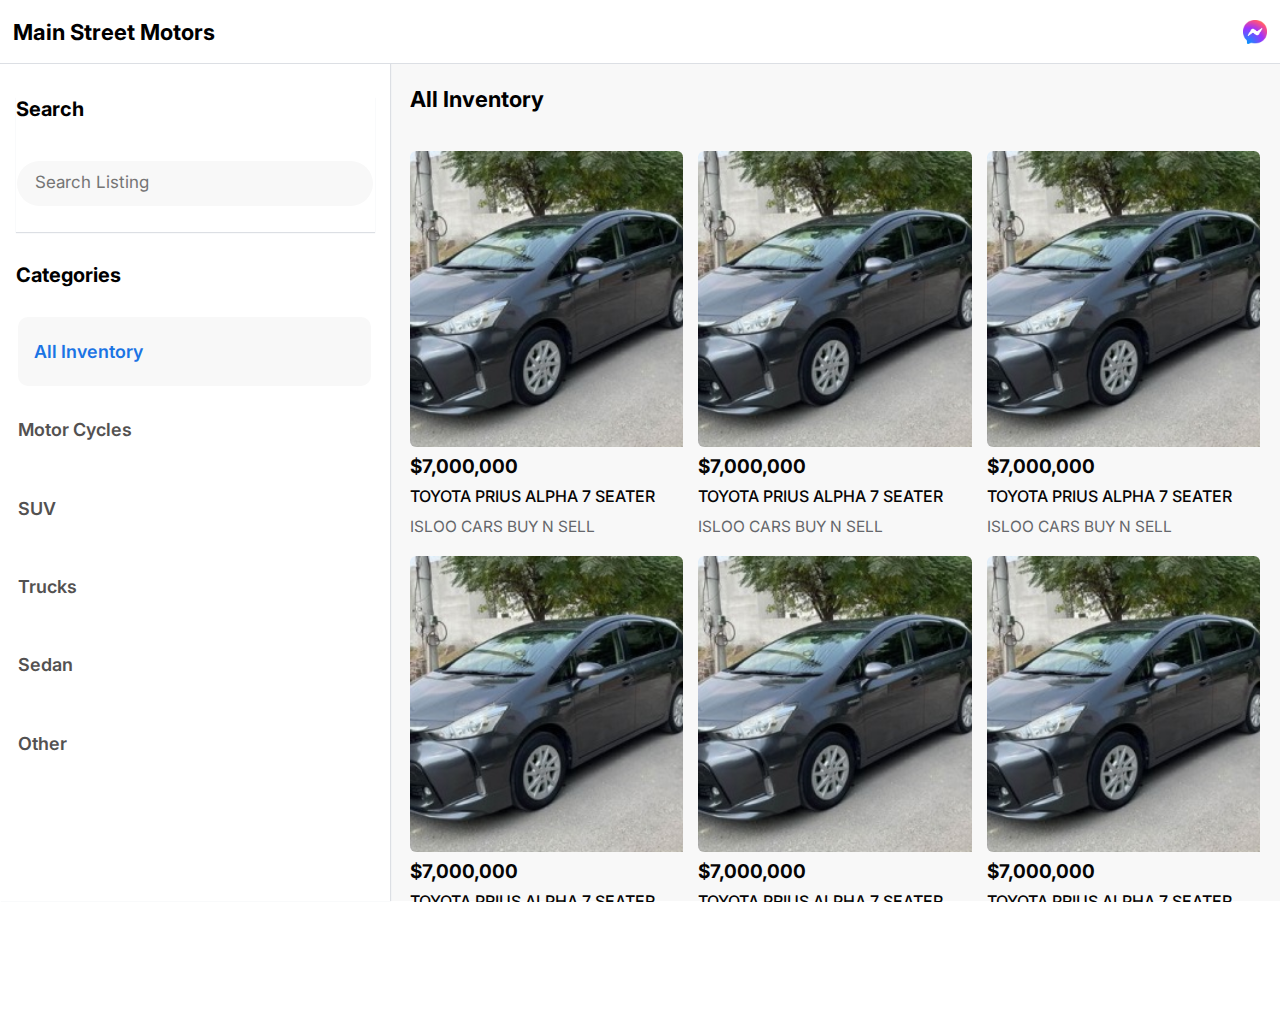
<file: index.html>
<!DOCTYPE html>
<html lang="en">

<head>
    <meta charset="UTF-8">
    <meta name="viewport" content="width=device-width, initial-scale=1.0">

    <link rel="preconnect" href="https://fonts.googleapis.com">
    <link rel="preconnect" href="https://fonts.gstatic.com" crossorigin>
    <link
        href="https://fonts.googleapis.com/css2?family=Inter:wght@100..900&family=Mulish:ital,wght@0,200..1000;1,200..1000&family=PT+Sans:ital,wght@0,400;0,700;1,400;1,700&family=Secular+One&display=swap"
        rel="stylesheet">


    <link rel="stylesheet" href="https://cdnjs.cloudflare.com/ajax/libs/font-awesome/6.5.1/css/all.min.css"
        integrity="sha512-DTOQO9RWCH3ppGqcWaEA1BIZOC6xxalwEsw9c2QQeAIftl+Vegovlnee1c9QX4TctnWMn13TZye+giMm8e2LwA=="
        crossorigin="anonymous" referrerpolicy="no-referrer" />
    <link rel="shortcut icon" href="./assests/Fav.jpg" type="image/x-icon">
    <link rel="stylesheet" href="style.css">
    <link rel="stylesheet" href="mobilescreen.css">
    <title>Main Street Motors</title>
</head>

<body>

    <!-- HEADER STARTS HERE -->

    <header>
        <div class="headerAlign">
            <div class="LogoCont">
                <h1>Main Street Motors</h1>
            </div>
            <!--  -->
            <div class="LogoContact">
                <a href=""><img src="./assests/images.jpeg" alt=""></a>
            </div>
        </div>
    </header>

    <!-- HEADER ENDS HERE -->

    <div class="heroCont">
        <aside class="HeroAside">
            <div class="HeroAsideAlign">
                <div class="AsideCont1">
                    <label for="SEARCH">Search</label><br>
                    <div class="SearchDiv">
                        <i class="fa-solid fa-magnifying-glass"></i>
                        <input type="search" name="SEARCH" id="searchInput" placeholder="Search Listing">
                    </div>
                </div>
                <div class="AsideCont2">
                    <h1 class="AsideCont2Heading">Categories</h1>
                    <ul id="myList" class="CartsNavList">
                        <li class="nav1 blue" data-target="contentAllInventory">All Inventory</li>
                        <li class="nav2 " data-target="contentMotorcycles">Motor Cycles</li>
                        <li class="nav3 " data-target="contentSUV">SUV</li>
                        <li class="nav4 " data-target="contentTrucks">Trucks</li>
                        <li class="nav5 " data-target="contentSedan">Sedan</li>
                        <li class="nav6 " data-target="contentOther">Other</li>
                    </ul>
                </div>
            </div>
        </aside>
        <main class="HeroMain">
            <div class="HeroMainAlign">
                <div id="contentAllInventory" class="contentAllInventory content active">
                    <h1 class="ContentInventoryHeading">All Inventory</h1>

                    <div class="ContentInventoryCarts">

                        <div class="InventoryGridItems">
                            <div class="cartsImg">
                                <a href="./descriptionpage-ALLInventory.html"><img src="./assests/cartsImg1.jpg" alt=""></a>
                            </div>
                            <div class="cartsText">
                                <h1>$7,000,000</h1>
                                <h2>TOYOTA PRIUS ALPHA 7 SEATER</h2>
                                <p>ISLOO CARS BUY N SELL</p>
                            </div>
                        </div>
                        <div class="InventoryGridItems">
                            <div class="cartsImg">
                                <a href="./descriptionpage-ALLInventory.html"><img src="./assests/cartsImg1.jpg" alt=""></a>
                            </div>
                            <div class="cartsText">
                                <h1>$7,000,000</h1>
                                <h2>TOYOTA PRIUS ALPHA 7 SEATER</h2>
                                <p>ISLOO CARS BUY N SELL</p>
                            </div>
                        </div>
                        <div class="InventoryGridItems">
                            <div class="cartsImg">
                                <a href="./descriptionpage-ALLInventory.html"><img src="./assests/cartsImg1.jpg" alt=""></a>
                            </div>
                            <div class="cartsText">
                                <h1>$7,000,000</h1>
                                <h2>TOYOTA PRIUS ALPHA 7 SEATER</h2>
                                <p>ISLOO CARS BUY N SELL</p>
                            </div>
                        </div>
                        <div class="InventoryGridItems">
                            <div class="cartsImg">
                                <a href="./descriptionpage-ALLInventory.html"><img src="./assests/cartsImg1.jpg" alt=""></a>
                            </div>
                            <div class="cartsText">
                                <h1>$7,000,000</h1>
                                <h2>TOYOTA PRIUS ALPHA 7 SEATER</h2>
                                <p>ISLOO CARS BUY N SELL</p>
                            </div>
                        </div>
                        <div class="InventoryGridItems">
                            <div class="cartsImg">
                                <a href="./descriptionpage-ALLInventory.html"><img src="./assests/cartsImg1.jpg" alt=""></a>
                            </div>
                            <div class="cartsText">
                                <h1>$7,000,000</h1>
                                <h2>TOYOTA PRIUS ALPHA 7 SEATER</h2>
                                <p>ISLOO CARS BUY N SELL</p>
                            </div>
                        </div>
                        <div class="InventoryGridItems">
                            <div class="cartsImg">
                                <a href="./descriptionpage-ALLInventory.html"><img src="./assests/cartsImg1.jpg" alt=""></a>
                            </div>
                            <div class="cartsText">
                                <h1>$7,000,000</h1>
                                <h2>TOYOTA PRIUS ALPHA 7 SEATER</h2>
                                <p>ISLOO CARS BUY N SELL</p>
                            </div>
                        </div>
                        <div class="InventoryGridItems">
                            <div class="cartsImg">
                                <a href="./descriptionpage-ALLInventory.html"><img src="./assests/cartsImg1.jpg" alt=""></a>
                            </div>
                            <div class="cartsText">
                                <h1>$7,000,000</h1>
                                <h2>TOYOTA PRIUS ALPHA 7 SEATER</h2>
                                <p>ISLOO CARS BUY N SELL</p>
                            </div>
                        </div>
                        <div class="InventoryGridItems">
                            <div class="cartsImg">
                                <a href="./descriptionpage-ALLInventory.html"><img src="./assests/cartsImg1.jpg" alt=""></a>
                            </div>
                            <div class="cartsText">
                                <h1>$7,000,000</h1>
                                <h2>TOYOTA PRIUS ALPHA 7 SEATER</h2>
                                <p>ISLOO CARS BUY N SELL</p>
                            </div>
                        </div>
                        <div class="InventoryGridItems">
                            <div class="cartsImg">
                                <a href="./descriptionpage-ALLInventory.html"><img src="./assests/cartsImg1.jpg" alt=""></a>
                            </div>
                            <div class="cartsText">
                                <h1>$7,000,000</h1>
                                <h2>TOYOTA PRIUS ALPHA 7 SEATER</h2>
                                <p>ISLOO CARS BUY N SELL</p>
                            </div>
                        </div>
                        <div class="InventoryGridItems">
                            <div class="cartsImg">
                                <a href="./descriptionpage-ALLInventory.html"><img src="./assests/cartsImg1.jpg" alt=""></a>
                            </div>
                            <div class="cartsText">
                                <h1>$7,000,000</h1>
                                <h2>TOYOTA PRIUS ALPHA 7 SEATER</h2>
                                <p>ISLOO CARS BUY N SELL</p>
                            </div>
                        </div>
                        <div class="InventoryGridItems">
                            <div class="cartsImg">
                                <a href="./descriptionpage-ALLInventory.html"><img src="./assests/cartsImg1.jpg" alt=""></a>
                            </div>
                            <div class="cartsText">
                                <h1>$7,000,000</h1>
                                <h2>TOYOTA PRIUS ALPHA 7 SEATER</h2>
                                <p>ISLOO CARS BUY N SELL</p>
                            </div>
                        </div>
                        <div class="InventoryGridItems">
                            <div class="cartsImg">
                                <a href="./descriptionpage-ALLInventory.html"><img src="./assests/cartsImg1.jpg" alt=""></a>
                            </div>
                            <div class="cartsText">
                                <h1>$7,000,000</h1>
                                <h2>TOYOTA PRIUS ALPHA 7 SEATER</h2>
                                <p>ISLOO CARS BUY N SELL</p>
                            </div>
                        </div>
                    </div>
                </div>
                <div id="contentSUV" class="contentSUV content">
                    <h1 class="contentSUVHeading">SUV</h1>

                    <div class="contentSUVCarts">
                        <div class="SUVGridItems">
                            <div class="cartsImg">
                                <a href="./descriptionpage-SUV.html"><img src="./assests/cartsImg2.jpg" alt=""></a>
                            </div>
                            <div class="cartsText">
                                <h1>$12,000</h1>
                                <h2>2013 Toyota Prius</h2>
                                <p>Staten Island, NY <br> 49K miles</p>
                            </div>
                        </div>
                        <div class="SUVGridItems">
                            <div class="cartsImg">
                                <a href="./descriptionpage-SUV.html"><img src="./assests/cartsImg2.jpg" alt=""></a>
                            </div>
                            <div class="cartsText">
                                <h1>$12,000</h1>
                                <h2>2013 Toyota Prius</h2>
                                <p>Staten Island, NY <br> 49K miles</p>
                            </div>
                        </div>
                        <div class="SUVGridItems">
                            <div class="cartsImg">
                                <a href="./descriptionpage-SUV.html"><img src="./assests/cartsImg2.jpg" alt=""></a>
                            </div>
                            <div class="cartsText">
                                <h1>$12,000</h1>
                                <h2>2013 Toyota Prius</h2>
                                <p>Staten Island, NY <br> 49K miles</p>
                            </div>
                        </div>
                        <div class="SUVGridItems">
                            <div class="cartsImg">
                                <a href="./descriptionpage-SUV.html"><img src="./assests/cartsImg2.jpg" alt=""></a>
                            </div>
                            <div class="cartsText">
                                <h1>$12,000</h1>
                                <h2>2013 Toyota Prius</h2>
                                <p>Staten Island, NY <br> 49K miles</p>
                            </div>
                        </div>
                        <div class="SUVGridItems">
                            <div class="cartsImg">
                                <a href="./descriptionpage-SUV.html"><img src="./assests/cartsImg2.jpg" alt=""></a>
                            </div>
                            <div class="cartsText">
                                <h1>$12,000</h1>
                                <h2>2013 Toyota Prius</h2>
                                <p>Staten Island, NY <br> 49K miles</p>
                            </div>
                        </div>
                        <div class="SUVGridItems">
                            <div class="cartsImg">
                                <a href="./descriptionpage-SUV.html"><img src="./assests/cartsImg2.jpg" alt=""></a>
                            </div>
                            <div class="cartsText">
                                <h1>$12,000</h1>
                                <h2>2013 Toyota Prius</h2>
                                <p>Staten Island, NY <br> 49K miles</p>
                            </div>
                        </div>
                        <div class="SUVGridItems">
                            <div class="cartsImg">
                                <a href="./descriptionpage-SUV.html"><img src="./assests/cartsImg2.jpg" alt=""></a>
                            </div>
                            <div class="cartsText">
                                <h1>$12,000</h1>
                                <h2>2013 Toyota Prius</h2>
                                <p>Staten Island, NY <br> 49K miles</p>
                            </div>
                        </div>
                        <div class="SUVGridItems">
                            <div class="cartsImg">
                                <a href="./descriptionpage-SUV.html"><img src="./assests/cartsImg2.jpg" alt=""></a>
                            </div>
                            <div class="cartsText">
                                <h1>$12,000</h1>
                                <h2>2013 Toyota Prius</h2>
                                <p>Staten Island, NY <br> 49K miles</p>
                            </div>
                        </div>
                        <div class="SUVGridItems">
                            <div class="cartsImg">
                                <a href="./descriptionpage-SUV.html"><img src="./assests/cartsImg2.jpg" alt=""></a>
                            </div>
                            <div class="cartsText">
                                <h1>$12,000</h1>
                                <h2>2013 Toyota Prius</h2>
                                <p>Staten Island, NY <br> 49K miles</p>
                            </div>
                        </div>
                        <div class="SUVGridItems">
                            <div class="cartsImg">
                                <a href="./descriptionpage-SUV.html"><img src="./assests/cartsImg2.jpg" alt=""></a>
                            </div>
                            <div class="cartsText">
                                <h1>$12,000</h1>
                                <h2>2013 Toyota Prius</h2>
                                <p>Staten Island, NY <br> 49K miles</p>
                            </div>
                        </div>
                        <div class="SUVGridItems">
                            <div class="cartsImg">
                                <a href="./descriptionpage-SUV.html"><img src="./assests/cartsImg2.jpg" alt=""></a>
                            </div>
                            <div class="cartsText">
                                <h1>$12,000</h1>
                                <h2>2013 Toyota Prius</h2>
                                <p>Staten Island, NY <br> 49K miles</p>
                            </div>
                        </div>
                        <div class="SUVGridItems">
                            <div class="cartsImg">
                                <a href="./descriptionpage-SUV.html"><img src="./assests/cartsImg2.jpg" alt=""></a>
                            </div>
                            <div class="cartsText">
                                <h1>$12,000</h1>
                                <h2>2013 Toyota Prius</h2>
                                <p>Staten Island, NY <br> 49K miles</p>
                            </div>
                        </div>
                    </div>
                </div>
                <div id="contentMotorcycles" class="contentMotorcycles content">
                    <h1 class="contentMotorcyclesHeading">Motor Cycles</h1>

                    <div class="contentMotorcyclesCarts">
                        <div class="MotorcyclesGridItems">
                            <div class="cartsImg">
                                <a href="./descriptionpage-MotorCycles.html"><img src="./assests/cartsImg1.jpg" alt=""></a>
                            </div>
                            <div class="cartsText">
                                <h1>$7,000,000</h1>
                                <h2>TOYOTA PRIUS ALPHA 7 SEATER</h2>
                                <p>ISLOO CARS BUY N SELL</p>
                            </div>
                        </div>
                        <div class="MotorcyclesGridItems">
                            <div class="cartsImg">
                                <a href="./descriptionpage-MotorCycles.html"><img src="./assests/cartsImg1.jpg" alt=""></a>
                            </div>
                            <div class="cartsText">
                                <h1>$7,000,000</h1>
                                <h2>TOYOTA PRIUS ALPHA 7 SEATER</h2>
                                <p>ISLOO CARS BUY N SELL</p>
                            </div>
                        </div>
                        <div class="MotorcyclesGridItems">
                            <div class="cartsImg">
                                <a href="./descriptionpage-MotorCycles.html"><img src="./assests/cartsImg1.jpg" alt=""></a>
                            </div>
                            <div class="cartsText">
                                <h1>$7,000,000</h1>
                                <h2>TOYOTA PRIUS ALPHA 7 SEATER</h2>
                                <p>ISLOO CARS BUY N SELL</p>
                            </div>
                        </div>
                        <div class="MotorcyclesGridItems">
                            <div class="cartsImg">
                                <a href="./descriptionpage-MotorCycles.html"><img src="./assests/cartsImg1.jpg" alt=""></a>
                            </div>
                            <div class="cartsText">
                                <h1>$7,000,000</h1>
                                <h2>TOYOTA PRIUS ALPHA 7 SEATER</h2>
                                <p>ISLOO CARS BUY N SELL</p>
                            </div>
                        </div>
                        <div class="MotorcyclesGridItems">
                            <div class="cartsImg">
                                <a href="./descriptionpage-MotorCycles.html"><img src="./assests/cartsImg1.jpg" alt=""></a>
                            </div>
                            <div class="cartsText">
                                <h1>$7,000,000</h1>
                                <h2>TOYOTA PRIUS ALPHA 7 SEATER</h2>
                                <p>ISLOO CARS BUY N SELL</p>
                            </div>
                        </div>
                        <div class="MotorcyclesGridItems">
                            <div class="cartsImg">
                                <a href="./descriptionpage-MotorCycles.html"><img src="./assests/cartsImg1.jpg" alt=""></a>
                            </div>
                            <div class="cartsText">
                                <h1>$7,000,000</h1>
                                <h2>TOYOTA PRIUS ALPHA 7 SEATER</h2>
                                <p>ISLOO CARS BUY N SELL</p>
                            </div>
                        </div>
                        <div class="MotorcyclesGridItems">
                            <div class="cartsImg">
                                <a href="./descriptionpage-MotorCycles.html"><img src="./assests/cartsImg1.jpg" alt=""></a>
                            </div>
                            <div class="cartsText">
                                <h1>$7,000,000</h1>
                                <h2>TOYOTA PRIUS ALPHA 7 SEATER</h2>
                                <p>ISLOO CARS BUY N SELL</p>
                            </div>
                        </div>
                        <div class="MotorcyclesGridItems">
                            <div class="cartsImg">
                                <a href="./descriptionpage-MotorCycles.html"><img src="./assests/cartsImg1.jpg" alt=""></a>
                            </div>
                            <div class="cartsText">
                                <h1>$7,000,000</h1>
                                <h2>TOYOTA PRIUS ALPHA 7 SEATER</h2>
                                <p>ISLOO CARS BUY N SELL</p>
                            </div>
                        </div>
                        <div class="MotorcyclesGridItems">
                            <div class="cartsImg">
                                <a href="./descriptionpage-MotorCycles.html"><img src="./assests/cartsImg1.jpg" alt=""></a>
                            </div>
                            <div class="cartsText">
                                <h1>$7,000,000</h1>
                                <h2>TOYOTA PRIUS ALPHA 7 SEATER</h2>
                                <p>ISLOO CARS BUY N SELL</p>
                            </div>
                        </div>
                        <div class="MotorcyclesGridItems">
                            <div class="cartsImg">
                                <a href="./descriptionpage-MotorCycles.html"><img src="./assests/cartsImg1.jpg" alt=""></a>
                            </div>
                            <div class="cartsText">
                                <h1>$7,000,000</h1>
                                <h2>TOYOTA PRIUS ALPHA 7 SEATER</h2>
                                <p>ISLOO CARS BUY N SELL</p>
                            </div>
                        </div>
                        <div class="MotorcyclesGridItems">
                            <div class="cartsImg">
                                <a href="./descriptionpage-MotorCycles.html"><img src="./assests/cartsImg1.jpg" alt=""></a>
                            </div>
                            <div class="cartsText">
                                <h1>$7,000,000</h1>
                                <h2>TOYOTA PRIUS ALPHA 7 SEATER</h2>
                                <p>ISLOO CARS BUY N SELL</p>
                            </div>
                        </div>
                        <div class="MotorcyclesGridItems">
                            <div class="cartsImg">
                                <a href="./descriptionpage-MotorCycles.html"><img src="./assests/cartsImg1.jpg" alt=""></a>
                            </div>
                            <div class="cartsText">
                                <h1>$7,000,000</h1>
                                <h2>TOYOTA PRIUS ALPHA 7 SEATER</h2>
                                <p>ISLOO CARS BUY N SELL</p>
                            </div>
                        </div>
                    </div>
                </div>
                <div id="contentTrucks" class="contentTrucks content">
                    <h1 class="contentTrucksHeading">Trucks</h1>

                    <div class="contentTrucksCarts">
                        <div class="TrucksGridItems">
                            <div class="cartsImg">
                                <a href="./descriptionpage-Trucks.html"><img src="./assests/cartsImg1.jpg" alt=""></a>
                            </div>
                            <div class="cartsText">
                                <h1>$7,000,000</h1>
                                <h2>TOYOTA PRIUS ALPHA 7 SEATER</h2>
                                <p>ISLOO CARS BUY N SELL</p>
                            </div>
                        </div>
                        <div class="TrucksGridItems">
                            <div class="cartsImg">
                                <a href="./descriptionpage-Trucks.html"><img src="./assests/cartsImg1.jpg" alt=""></a>
                            </div>
                            <div class="cartsText">
                                <h1>$7,000,000</h1>
                                <h2>TOYOTA PRIUS ALPHA 7 SEATER</h2>
                                <p>ISLOO CARS BUY N SELL</p>
                            </div>
                        </div>
                        <div class="TrucksGridItems">
                            <div class="cartsImg">
                                <a href="./descriptionpage-Trucks.html"><img src="./assests/cartsImg1.jpg" alt=""></a>
                            </div>
                            <div class="cartsText">
                                <h1>$7,000,000</h1>
                                <h2>TOYOTA PRIUS ALPHA 7 SEATER</h2>
                                <p>ISLOO CARS BUY N SELL</p>
                            </div>
                        </div>
                        <div class="TrucksGridItems">
                            <div class="cartsImg">
                                <a href="./descriptionpage-Trucks.html"><img src="./assests/cartsImg1.jpg" alt=""></a>
                            </div>
                            <div class="cartsText">
                                <h1>$7,000,000</h1>
                                <h2>TOYOTA PRIUS ALPHA 7 SEATER</h2>
                                <p>ISLOO CARS BUY N SELL</p>
                            </div>
                        </div>
                        <div class="TrucksGridItems">
                            <div class="cartsImg">
                                <a href="./descriptionpage-Trucks.html"><img src="./assests/cartsImg1.jpg" alt=""></a>
                            </div>
                            <div class="cartsText">
                                <h1>$7,000,000</h1>
                                <h2>TOYOTA PRIUS ALPHA 7 SEATER</h2>
                                <p>ISLOO CARS BUY N SELL</p>
                            </div>
                        </div>
                        <div class="TrucksGridItems">
                            <div class="cartsImg">
                                <a href="./descriptionpage-Trucks.html"><img src="./assests/cartsImg1.jpg" alt=""></a>
                            </div>
                            <div class="cartsText">
                                <h1>$7,000,000</h1>
                                <h2>TOYOTA PRIUS ALPHA 7 SEATER</h2>
                                <p>ISLOO CARS BUY N SELL</p>
                            </div>
                        </div>
                        <div class="TrucksGridItems">
                            <div class="cartsImg">
                                <a href="./descriptionpage-Trucks.html"><img src="./assests/cartsImg1.jpg" alt=""></a>
                            </div>
                            <div class="cartsText">
                                <h1>$7,000,000</h1>
                                <h2>TOYOTA PRIUS ALPHA 7 SEATER</h2>
                                <p>ISLOO CARS BUY N SELL</p>
                            </div>
                        </div>
                        <div class="TrucksGridItems">
                            <div class="cartsImg">
                                <a href="./descriptionpage-Trucks.html"><img src="./assests/cartsImg1.jpg" alt=""></a>
                            </div>
                            <div class="cartsText">
                                <h1>$7,000,000</h1>
                                <h2>TOYOTA PRIUS ALPHA 7 SEATER</h2>
                                <p>ISLOO CARS BUY N SELL</p>
                            </div>
                        </div>
                        <div class="TrucksGridItems">
                            <div class="cartsImg">
                                <a href="./descriptionpage-Trucks.html"><img src="./assests/cartsImg1.jpg" alt=""></a>
                            </div>
                            <div class="cartsText">
                                <h1>$7,000,000</h1>
                                <h2>TOYOTA PRIUS ALPHA 7 SEATER</h2>
                                <p>ISLOO CARS BUY N SELL</p>
                            </div>
                        </div>
                        <div class="TrucksGridItems">
                            <div class="cartsImg">
                                <a href="./descriptionpage-Trucks.html"><img src="./assests/cartsImg1.jpg" alt=""></a>
                            </div>
                            <div class="cartsText">
                                <h1>$7,000,000</h1>
                                <h2>TOYOTA PRIUS ALPHA 7 SEATER</h2>
                                <p>ISLOO CARS BUY N SELL</p>
                            </div>
                        </div>
                        <div class="TrucksGridItems">
                            <div class="cartsImg">
                                <a href="./descriptionpage-Trucks.html"><img src="./assests/cartsImg1.jpg" alt=""></a>
                            </div>
                            <div class="cartsText">
                                <h1>$7,000,000</h1>
                                <h2>TOYOTA PRIUS ALPHA 7 SEATER</h2>
                                <p>ISLOO CARS BUY N SELL</p>
                            </div>
                        </div>
                        <div class="TrucksGridItems">
                            <div class="cartsImg">
                                <a href="./descriptionpage-Trucks.html"><img src="./assests/cartsImg1.jpg" alt=""></a>
                            </div>
                            <div class="cartsText">
                                <h1>$7,000,000</h1>
                                <h2>TOYOTA PRIUS ALPHA 7 SEATER</h2>
                                <p>ISLOO CARS BUY N SELL</p>
                            </div>
                        </div>
                    </div>
                </div>
                <div id="contentSedan" class="contentSedan content">
                    <h1 class="contentSedanHeading">Sedan</h1>

                    <div class="contentSedanCarts">
                        <div class="SedanGridItems">
                            <div class="cartsImg">
                                <a href="./descriptionpage-Sedan.html"><img src="./assests/cartsImg1.jpg" alt=""></a>
                            </div>
                            <div class="cartsText">
                                <h1>$7,000,000</h1>
                                <h2>TOYOTA PRIUS ALPHA 7 SEATER</h2>
                                <p>ISLOO CARS BUY N SELL</p>
                            </div>
                        </div>
                        <div class="SedanGridItems">
                            <div class="cartsImg">
                                <a href="./descriptionpage-Sedan.html"><img src="./assests/cartsImg1.jpg" alt=""></a>
                            </div>
                            <div class="cartsText">
                                <h1>$7,000,000</h1>
                                <h2>TOYOTA PRIUS ALPHA 7 SEATER</h2>
                                <p>ISLOO CARS BUY N SELL</p>
                            </div>
                        </div>
                        <div class="SedanGridItems">
                            <div class="cartsImg">
                                <a href="./descriptionpage-Sedan.html"><img src="./assests/cartsImg1.jpg" alt=""></a>
                            </div>
                            <div class="cartsText">
                                <h1>$7,000,000</h1>
                                <h2>TOYOTA PRIUS ALPHA 7 SEATER</h2>
                                <p>ISLOO CARS BUY N SELL</p>
                            </div>
                        </div>
                        <div class="SedanGridItems">
                            <div class="cartsImg">
                                <a href="./descriptionpage-Sedan.html"><img src="./assests/cartsImg1.jpg" alt=""></a>
                            </div>
                            <div class="cartsText">
                                <h1>$7,000,000</h1>
                                <h2>TOYOTA PRIUS ALPHA 7 SEATER</h2>
                                <p>ISLOO CARS BUY N SELL</p>
                            </div>
                        </div>
                        <div class="SedanGridItems">
                            <div class="cartsImg">
                                <a href="./descriptionpage-Sedan.html"><img src="./assests/cartsImg1.jpg" alt=""></a>
                            </div>
                            <div class="cartsText">
                                <h1>$7,000,000</h1>
                                <h2>TOYOTA PRIUS ALPHA 7 SEATER</h2>
                                <p>ISLOO CARS BUY N SELL</p>
                            </div>
                        </div>
                        <div class="SedanGridItems">
                            <div class="cartsImg">
                                <a href="./descriptionpage-Sedan.html"><img src="./assests/cartsImg1.jpg" alt=""></a>
                            </div>
                            <div class="cartsText">
                                <h1>$7,000,000</h1>
                                <h2>TOYOTA PRIUS ALPHA 7 SEATER</h2>
                                <p>ISLOO CARS BUY N SELL</p>
                            </div>
                        </div>
                        <div class="SedanGridItems">
                            <div class="cartsImg">
                                <a href="./descriptionpage-Sedan.html"><img src="./assests/cartsImg1.jpg" alt=""></a>
                            </div>
                            <div class="cartsText">
                                <h1>$7,000,000</h1>
                                <h2>TOYOTA PRIUS ALPHA 7 SEATER</h2>
                                <p>ISLOO CARS BUY N SELL</p>
                            </div>
                        </div>
                        <div class="SedanGridItems">
                            <div class="cartsImg">
                                <a href="./descriptionpage-Sedan.html"><img src="./assests/cartsImg1.jpg" alt=""></a>
                            </div>
                            <div class="cartsText">
                                <h1>$7,000,000</h1>
                                <h2>TOYOTA PRIUS ALPHA 7 SEATER</h2>
                                <p>ISLOO CARS BUY N SELL</p>
                            </div>
                        </div>
                        <div class="SedanGridItems">
                            <div class="cartsImg">
                                <a href="./descriptionpage-Sedan.html"><img src="./assests/cartsImg1.jpg" alt=""></a>
                            </div>
                            <div class="cartsText">
                                <h1>$7,000,000</h1>
                                <h2>TOYOTA PRIUS ALPHA 7 SEATER</h2>
                                <p>ISLOO CARS BUY N SELL</p>
                            </div>
                        </div>
                        <div class="SedanGridItems">
                            <div class="cartsImg">
                                <a href="./descriptionpage-Sedan.html"><img src="./assests/cartsImg1.jpg" alt=""></a>
                            </div>
                            <div class="cartsText">
                                <h1>$7,000,000</h1>
                                <h2>TOYOTA PRIUS ALPHA 7 SEATER</h2>
                                <p>ISLOO CARS BUY N SELL</p>
                            </div>
                        </div>
                        <div class="SedanGridItems">
                            <div class="cartsImg">
                                <a href="./descriptionpage-Sedan.html"><img src="./assests/cartsImg1.jpg" alt=""></a>
                            </div>
                            <div class="cartsText">
                                <h1>$7,000,000</h1>
                                <h2>TOYOTA PRIUS ALPHA 7 SEATER</h2>
                                <p>ISLOO CARS BUY N SELL</p>
                            </div>
                        </div>
                        <div class="SedanGridItems">
                            <div class="cartsImg">
                                <a href="./descriptionpage-Sedan.html"><img src="./assests/cartsImg1.jpg" alt=""></a>
                            </div>
                            <div class="cartsText">
                                <h1>$7,000,000</h1>
                                <h2>TOYOTA PRIUS ALPHA 7 SEATER</h2>
                                <p>ISLOO CARS BUY N SELL</p>
                            </div>
                        </div>
                    </div>
                </div>
                <div id="contentOther" class="contentOther content">
                    <h1 class="contentOtherHeading">Other</h1>

                    <div class="contentOtherCarts">
                        <div class="OtherGridItems">
                            <div class="cartsImg">
                                <a href="./descriptionpage-Others.html"><img src="./assests/cartsImg1.jpg" alt=""></a>
                            </div>
                            <div class="cartsText">
                                <h1>$7,000,000</h1>
                                <h2>TOYOTA PRIUS ALPHA 7 SEATER</h2>
                                <p>ISLOO CARS BUY N SELL</p>
                            </div>
                        </div>
                        <div class="OtherGridItems">
                            <div class="cartsImg">
                                <a href="./descriptionpage-Others.html"><img src="./assests/cartsImg1.jpg" alt=""></a>
                            </div>
                            <div class="cartsText">
                                <h1>$7,000,000</h1>
                                <h2>TOYOTA PRIUS ALPHA 7 SEATER</h2>
                                <p>ISLOO CARS BUY N SELL</p>
                            </div>
                        </div>
                        <div class="OtherGridItems">
                            <div class="cartsImg">
                                <a href="./descriptionpage-Others.html"><img src="./assests/cartsImg1.jpg" alt=""></a>
                            </div>
                            <div class="cartsText">
                                <h1>$7,000,000</h1>
                                <h2>TOYOTA PRIUS ALPHA 7 SEATER</h2>
                                <p>ISLOO CARS BUY N SELL</p>
                            </div>
                        </div>
                        <div class="OtherGridItems">
                            <div class="cartsImg">
                                <a href="./descriptionpage-Others.html"><img src="./assests/cartsImg1.jpg" alt=""></a>
                            </div>
                            <div class="cartsText">
                                <h1>$7,000,000</h1>
                                <h2>TOYOTA PRIUS ALPHA 7 SEATER</h2>
                                <p>ISLOO CARS BUY N SELL</p>
                            </div>
                        </div>
                        <div class="OtherGridItems">
                            <div class="cartsImg">
                                <a href="./descriptionpage-Others.html"><img src="./assests/cartsImg1.jpg" alt=""></a>
                            </div>
                            <div class="cartsText">
                                <h1>$7,000,000</h1>
                                <h2>TOYOTA PRIUS ALPHA 7 SEATER</h2>
                                <p>ISLOO CARS BUY N SELL</p>
                            </div>
                        </div>
                        <div class="OtherGridItems">
                            <div class="cartsImg">
                                <a href="./descriptionpage-Others.html"><img src="./assests/cartsImg1.jpg" alt=""></a>
                            </div>
                            <div class="cartsText">
                                <h1>$7,000,000</h1>
                                <h2>TOYOTA PRIUS ALPHA 7 SEATER</h2>
                                <p>ISLOO CARS BUY N SELL</p>
                            </div>
                        </div>
                        <div class="OtherGridItems">
                            <div class="cartsImg">
                                <a href="./descriptionpage-Others.html"><img src="./assests/cartsImg1.jpg" alt=""></a>
                            </div>
                            <div class="cartsText">
                                <h1>$7,000,000</h1>
                                <h2>TOYOTA PRIUS ALPHA 7 SEATER</h2>
                                <p>ISLOO CARS BUY N SELL</p>
                            </div>
                        </div>
                        <div class="OtherGridItems">
                            <div class="cartsImg">
                                <a href="./descriptionpage-Others.html"><img src="./assests/cartsImg1.jpg" alt=""></a>
                            </div>
                            <div class="cartsText">
                                <h1>$7,000,000</h1>
                                <h2>TOYOTA PRIUS ALPHA 7 SEATER</h2>
                                <p>ISLOO CARS BUY N SELL</p>
                            </div>
                        </div>
                        <div class="OtherGridItems">
                            <div class="cartsImg">
                                <a href="./descriptionpage-Others.html"><img src="./assests/cartsImg1.jpg" alt=""></a>
                            </div>
                            <div class="cartsText">
                                <h1>$7,000,000</h1>
                                <h2>TOYOTA PRIUS ALPHA 7 SEATER</h2>
                                <p>ISLOO CARS BUY N SELL</p>
                            </div>
                        </div>
                        <div class="OtherGridItems">
                            <div class="cartsImg">
                                <a href="./descriptionpage-Others.html"><img src="./assests/cartsImg1.jpg" alt=""></a>
                            </div>
                            <div class="cartsText">
                                <h1>$7,000,000</h1>
                                <h2>TOYOTA PRIUS ALPHA 7 SEATER</h2>
                                <p>ISLOO CARS BUY N SELL</p>
                            </div>
                        </div>
                        <div class="OtherGridItems">
                            <div class="cartsImg">
                                <a href="./descriptionpage-Others.html"><img src="./assests/cartsImg1.jpg" alt=""></a>
                            </div>
                            <div class="cartsText">
                                <h1>$7,000,000</h1>
                                <h2>TOYOTA PRIUS ALPHA 7 SEATER</h2>
                                <p>ISLOO CARS BUY N SELL</p>
                            </div>
                        </div>
                        <div class="OtherGridItems">
                            <div class="cartsImg">
                                <a href="./descriptionpage-Others.html"><img src="./assests/cartsImg1.jpg" alt=""></a>
                            </div>
                            <div class="cartsText">
                                <h1>$7,000,000</h1>
                                <h2>TOYOTA PRIUS ALPHA 7 SEATER</h2>
                                <p>ISLOO CARS BUY N SELL</p>
                            </div>
                        </div>
                    </div>
                </div>
            </div>
        </main>
    </div>
</body>
<script src="script.js">

</script>

</html>
</file>
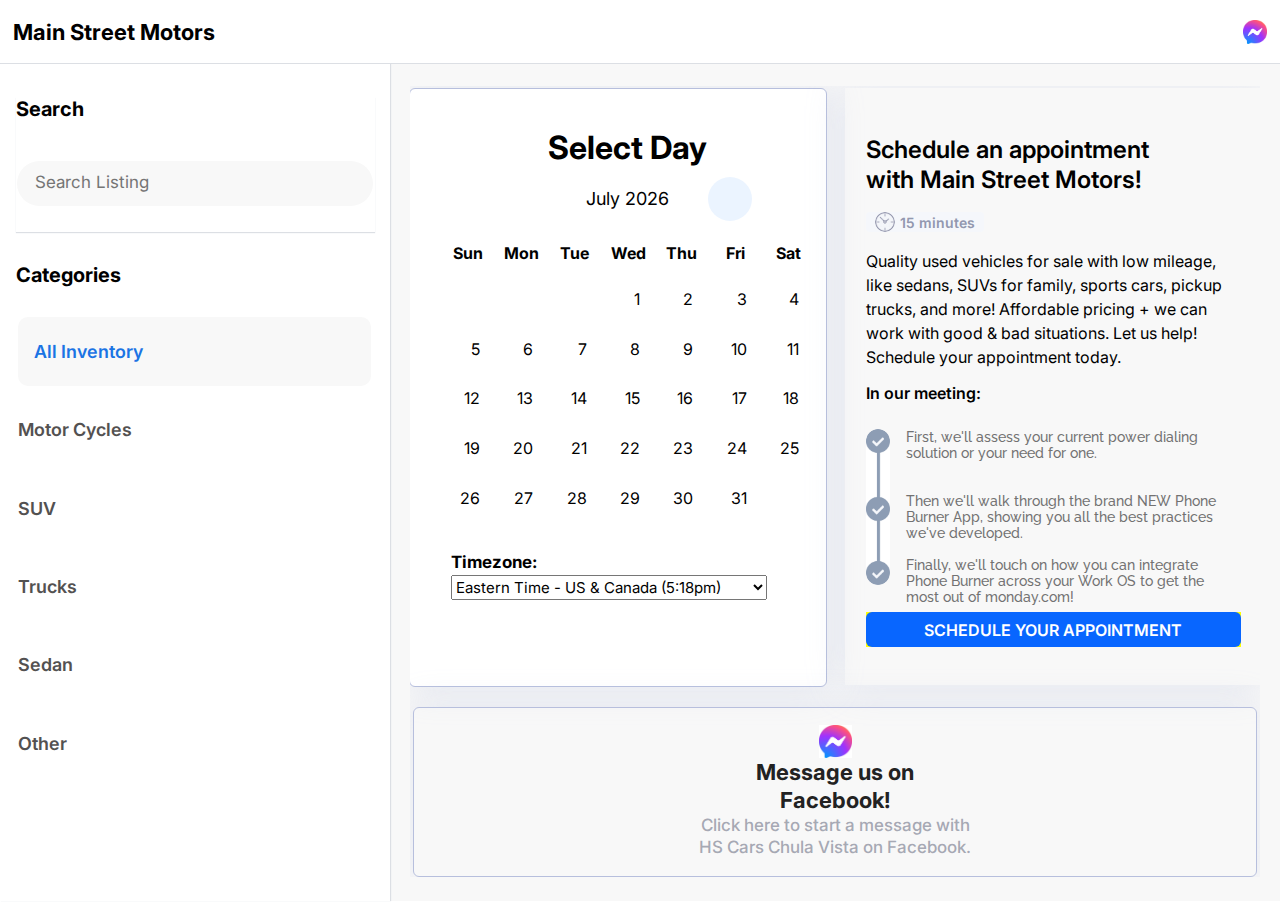
<file: ContactPage.html>
<!DOCTYPE html>
<html lang="en">

<head>
    <meta charset="UTF-8">
    <meta name="viewport" content="width=device-width, initial-scale=1.0">
    <!--  -->
    <link rel="preconnect" href="https://fonts.googleapis.com">
    <link rel="preconnect" href="https://fonts.gstatic.com" crossorigin>
    <link
        href="https://fonts.googleapis.com/css2?family=Inter:wght@100..900&family=Mulish:ital,wght@0,200..1000;1,200..1000&family=PT+Sans:ital,wght@0,400;0,700;1,400;1,700&family=Secular+One&display=swap"
        rel="stylesheet">
    <!--  -->
    <link rel="stylesheet" href="https://cdnjs.cloudflare.com/ajax/libs/font-awesome/6.5.1/css/all.min.css"
        integrity="sha512-DTOQO9RWCH3ppGqcWaEA1BIZOC6xxalwEsw9c2QQeAIftl+Vegovlnee1c9QX4TctnWMn13TZye+giMm8e2LwA=="
        crossorigin="anonymous" referrerpolicy="no-referrer" />
    <link rel="stylesheet" href="https://fonts.googleapis.com/css?family=Raleway">
    <!--  -->
    <link rel="stylesheet" href="https://cdnjs.cloudflare.com/ajax/libs/font-awesome/6.5.1/css/all.min.css"
        integrity="sha512-DTOQO9RWCH3ppGqcWaEA1BIZOC6xxalwEsw9c2QQeAIftl+Vegovlnee1c9QX4TctnWMn13TZye+giMm8e2LwA=="
        crossorigin="anonymous" referrerpolicy="no-referrer" />
    <link rel="shortcut icon" href="./assests/Fav.jpg" type="image/x-icon">
    <link rel="stylesheet" href="ContactPage.css">
    <link rel="stylesheet" href="mobilescreen.css">
    <link rel="stylesheet" href="ConatctPageResponsive.css">
    <title>Main Street Motors</title>
</head>

<body>

    <!-- HEADER STARTS HERE -->

    <header>
        <div class="headerAlign">
            <div class="LogoCont">
                <h1>Main Street Motors</h1>
            </div>
            <!--  -->
            <div class="LogoContact">
                <a href=""><img src="./assests/images.jpeg" alt=""></a>
            </div>
        </div>
    </header>

    <!-- HEADER ENDS HERE -->

    <div class="heroCont">
        <aside class="HeroAside">
            <div class="HeroAsideAlign">
                <div class="AsideCont1">
                    <label for="SEARCH">Search</label><br>
                    <div class="SearchDiv">
                        <i class="fa-solid fa-magnifying-glass"></i>
                        <input type="search" name="SEARCH" id="searchInput" placeholder="Search Listing">
                    </div>
                </div>
                <div class="AsideCont2">
                    <h1 class="AsideCont2Heading">Categories</h1>
                    <ul id="myList" class="CartsNavList">
                        <li class="nav1 blue" data-target="contentAllInventory">All Inventory</li>
                        <li class="nav2 " data-target="contentMotorcycles">Motor Cycles</li>
                        <li class="nav3 " data-target="contentSUV">SUV</li>
                        <li class="nav4 " data-target="contentTrucks">Trucks</li>
                        <li class="nav5 " data-target="contentSedan">Sedan</li>
                        <li class="nav6 " data-target="contentOther">Other</li>
                    </ul>
                </div>
            </div>
        </aside>
        <main class="HeroMain">
            <div class="HeroMainAlign">

                <div class="ContactMainCont">
                    <div class="ContactMainContDis1">

                        <!-- CALENDER -->

                        <div class="ContactCartDis11">



                            <div class="ContactCartDis11Align">
                                <div class="calendar">

                                    <h1>Select Day</h1>


                                    <div class="headerCalender">
                                        <button class="prev-Button" onclick="prevMonth()"><i
                                                class="fa-solid fa-chevron-left"></i></button>
                                        <div class="month-year calenderHead" id="monthYear"></div>
                                        <button class="next-Butt" onclick="nextMonth()"><i
                                                class="fa-solid fa-chevron-right"></i></button>
                                    </div>
                                    <table id="calendarTable">
                                        <thead>
                                            <tr>
                                                <th>Sun</th>
                                                <th>Mon</th>
                                                <th>Tue</th>
                                                <th>Wed</th>
                                                <th>Thu</th>
                                                <th>Fri</th>
                                                <th>Sat</th>
                                            </tr>
                                        </thead>
                                        <tbody id="calendarBody">
                                        </tbody>
                                    </table>

                                    <div class="timezone-select">
                                        <label for="timezone" class="timeZone">Timezone:</label>
                                        <select id="timezone" onchange="changeTimezone(this.value)">
                                            <option value="UTC"><i class="fa-solid fa-earth-americas"></i> Eastern Time
                                                - US & Canada (5:18pm)</option>
                                            <option value="America/New_York">America/New_York</option>
                                            <option value="America/Los_Angeles">America/Los_Angeles</option>
                                        </select>
                                    </div>
                                </div>
                            </div>





                        </div>
                        <div class="ContactCartDis12">
                            <div class="ContactCartDis12Align">
                                <div class="ContactDis12cart1">
                                    <h1>Schedule an appointment <br> with Main Street Motors!</h1>
                                    <div class="clockClass">
                                        <div class="ClockClassAlign">
                                            <img src="./assests/clockImg.PNG" alt="">
                                            <h6>15 minutes</h6>
                                        </div>
                                    </div>
                                    <p>Quality used vehicles for sale with low mileage, like sedans, SUVs for family,
                                        sports cars, pickup trucks, and more! Affordable pricing + we can work with good
                                        & bad situations. Let us help! Schedule your appointment today.</p>
                                </div>
                                <div class="ContactDis12cart2">
                                    <h1>In our meeting:</h1>
                                    <div class="CD12C2Contend">
                                        <img src="./assests/tickImage.PNG" alt="">
                                        <ul class="CD12C2ContendList">
                                            <li>
                                                First, we'll assess your current power dialing solution or your need for
                                                one.
                                            </li>
                                            <li>
                                                Then we'll walk through the brand NEW Phone Burner App, showing you all
                                                the best practices we've developed.
                                            </li>
                                            <li>
                                                Finally, we'll touch on how you can integrate Phone Burner across your
                                                Work OS to get the most out of monday.com!
                                            </li>

                                        </ul>
                                    </div>

                                </div>
                                <div class="ContactDis12cart3">
                                    <button class="appointmentButton">
                                        <a href="./ContactPage.html">SCHEDULE YOUR APPOINTMENT</a>
                                    </button>
                                </div>
                            </div>
                        </div>
                    </div>
                    <div class="ContactMainContDis2">
                        <div class="ContactMainContDis2Align">
                            <img src="./assests/images.jpeg" alt="">
                            <h1>Message us on Facebook!</h1>
                            <p>Click here to start a message with HS Cars Chula Vista on Facebook.</p>
                        </div>
                    </div>
                </div>







                <div id="contentAllInventory" class="contentAllInventory content active">
                    <h1 class="ContentInventoryHeading">All Inventory</h1>

                    <div class="ContentInventoryCarts">

                        <div class="InventoryGridItems">
                            <div class="cartsImg">
                                <a href="./descriptionpage-ALLInventory.html"><img src="./assests/cartsImg1.jpg"
                                        alt=""></a>
                            </div>
                            <div class="cartsText">
                                <h1>$7,000,000</h1>
                                <h2>TOYOTA PRIUS ALPHA 7 SEATER</h2>
                                <p>ISLOO CARS BUY N SELL</p>
                            </div>
                        </div>
                        <div class="InventoryGridItems">
                            <div class="cartsImg">
                                <a href="./descriptionpage-ALLInventory.html"><img src="./assests/cartsImg1.jpg"
                                        alt=""></a>
                            </div>
                            <div class="cartsText">
                                <h1>$7,000,000</h1>
                                <h2>TOYOTA PRIUS ALPHA 7 SEATER</h2>
                                <p>ISLOO CARS BUY N SELL</p>
                            </div>
                        </div>
                        <div class="InventoryGridItems">
                            <div class="cartsImg">
                                <a href="./descriptionpage-ALLInventory.html"><img src="./assests/cartsImg1.jpg"
                                        alt=""></a>
                            </div>
                            <div class="cartsText">
                                <h1>$7,000,000</h1>
                                <h2>TOYOTA PRIUS ALPHA 7 SEATER</h2>
                                <p>ISLOO CARS BUY N SELL</p>
                            </div>
                        </div>
                        <div class="InventoryGridItems">
                            <div class="cartsImg">
                                <a href="./descriptionpage-ALLInventory.html"><img src="./assests/cartsImg1.jpg"
                                        alt=""></a>
                            </div>
                            <div class="cartsText">
                                <h1>$7,000,000</h1>
                                <h2>TOYOTA PRIUS ALPHA 7 SEATER</h2>
                                <p>ISLOO CARS BUY N SELL</p>
                            </div>
                        </div>
                        <div class="InventoryGridItems">
                            <div class="cartsImg">
                                <a href="./descriptionpage-ALLInventory.html"><img src="./assests/cartsImg1.jpg"
                                        alt=""></a>
                            </div>
                            <div class="cartsText">
                                <h1>$7,000,000</h1>
                                <h2>TOYOTA PRIUS ALPHA 7 SEATER</h2>
                                <p>ISLOO CARS BUY N SELL</p>
                            </div>
                        </div>
                        <div class="InventoryGridItems">
                            <div class="cartsImg">
                                <a href="./descriptionpage-ALLInventory.html"><img src="./assests/cartsImg1.jpg"
                                        alt=""></a>
                            </div>
                            <div class="cartsText">
                                <h1>$7,000,000</h1>
                                <h2>TOYOTA PRIUS ALPHA 7 SEATER</h2>
                                <p>ISLOO CARS BUY N SELL</p>
                            </div>
                        </div>
                        <div class="InventoryGridItems">
                            <div class="cartsImg">
                                <a href="./descriptionpage-ALLInventory.html"><img src="./assests/cartsImg1.jpg"
                                        alt=""></a>
                            </div>
                            <div class="cartsText">
                                <h1>$7,000,000</h1>
                                <h2>TOYOTA PRIUS ALPHA 7 SEATER</h2>
                                <p>ISLOO CARS BUY N SELL</p>
                            </div>
                        </div>
                        <div class="InventoryGridItems">
                            <div class="cartsImg">
                                <a href="./descriptionpage-ALLInventory.html"><img src="./assests/cartsImg1.jpg"
                                        alt=""></a>
                            </div>
                            <div class="cartsText">
                                <h1>$7,000,000</h1>
                                <h2>TOYOTA PRIUS ALPHA 7 SEATER</h2>
                                <p>ISLOO CARS BUY N SELL</p>
                            </div>
                        </div>
                        <div class="InventoryGridItems">
                            <div class="cartsImg">
                                <a href="./descriptionpage-ALLInventory.html"><img src="./assests/cartsImg1.jpg"
                                        alt=""></a>
                            </div>
                            <div class="cartsText">
                                <h1>$7,000,000</h1>
                                <h2>TOYOTA PRIUS ALPHA 7 SEATER</h2>
                                <p>ISLOO CARS BUY N SELL</p>
                            </div>
                        </div>
                        <div class="InventoryGridItems">
                            <div class="cartsImg">
                                <a href="./descriptionpage-ALLInventory.html"><img src="./assests/cartsImg1.jpg"
                                        alt=""></a>
                            </div>
                            <div class="cartsText">
                                <h1>$7,000,000</h1>
                                <h2>TOYOTA PRIUS ALPHA 7 SEATER</h2>
                                <p>ISLOO CARS BUY N SELL</p>
                            </div>
                        </div>
                        <div class="InventoryGridItems">
                            <div class="cartsImg">
                                <a href="./descriptionpage-ALLInventory.html"><img src="./assests/cartsImg1.jpg"
                                        alt=""></a>
                            </div>
                            <div class="cartsText">
                                <h1>$7,000,000</h1>
                                <h2>TOYOTA PRIUS ALPHA 7 SEATER</h2>
                                <p>ISLOO CARS BUY N SELL</p>
                            </div>
                        </div>
                        <div class="InventoryGridItems">
                            <div class="cartsImg">
                                <a href="./descriptionpage-ALLInventory.html"><img src="./assests/cartsImg1.jpg"
                                        alt=""></a>
                            </div>
                            <div class="cartsText">
                                <h1>$7,000,000</h1>
                                <h2>TOYOTA PRIUS ALPHA 7 SEATER</h2>
                                <p>ISLOO CARS BUY N SELL</p>
                            </div>
                        </div>
                    </div>
                </div>
                <div id="contentSUV" class="contentSUV content">
                    <h1 class="contentSUVHeading">SUV</h1>

                    <div class="contentSUVCarts">
                        <div class="SUVGridItems">
                            <div class="cartsImg">
                                <a href="./descriptionpage-SUV.html"><img src="./assests/cartsImg2.jpg" alt=""></a>
                            </div>
                            <div class="cartsText">
                                <h1>$12,000</h1>
                                <h2>2013 Toyota Prius</h2>
                                <p>Staten Island, NY <br> 49K miles</p>
                            </div>
                        </div>
                        <div class="SUVGridItems">
                            <div class="cartsImg">
                                <a href="./descriptionpage-SUV.html"><img src="./assests/cartsImg2.jpg" alt=""></a>
                            </div>
                            <div class="cartsText">
                                <h1>$12,000</h1>
                                <h2>2013 Toyota Prius</h2>
                                <p>Staten Island, NY <br> 49K miles</p>
                            </div>
                        </div>
                        <div class="SUVGridItems">
                            <div class="cartsImg">
                                <a href="./descriptionpage-SUV.html"><img src="./assests/cartsImg2.jpg" alt=""></a>
                            </div>
                            <div class="cartsText">
                                <h1>$12,000</h1>
                                <h2>2013 Toyota Prius</h2>
                                <p>Staten Island, NY <br> 49K miles</p>
                            </div>
                        </div>
                        <div class="SUVGridItems">
                            <div class="cartsImg">
                                <a href="./descriptionpage-SUV.html"><img src="./assests/cartsImg2.jpg" alt=""></a>
                            </div>
                            <div class="cartsText">
                                <h1>$12,000</h1>
                                <h2>2013 Toyota Prius</h2>
                                <p>Staten Island, NY <br> 49K miles</p>
                            </div>
                        </div>
                        <div class="SUVGridItems">
                            <div class="cartsImg">
                                <a href="./descriptionpage-SUV.html"><img src="./assests/cartsImg2.jpg" alt=""></a>
                            </div>
                            <div class="cartsText">
                                <h1>$12,000</h1>
                                <h2>2013 Toyota Prius</h2>
                                <p>Staten Island, NY <br> 49K miles</p>
                            </div>
                        </div>
                        <div class="SUVGridItems">
                            <div class="cartsImg">
                                <a href="./descriptionpage-SUV.html"><img src="./assests/cartsImg2.jpg" alt=""></a>
                            </div>
                            <div class="cartsText">
                                <h1>$12,000</h1>
                                <h2>2013 Toyota Prius</h2>
                                <p>Staten Island, NY <br> 49K miles</p>
                            </div>
                        </div>
                        <div class="SUVGridItems">
                            <div class="cartsImg">
                                <a href="./descriptionpage-SUV.html"><img src="./assests/cartsImg2.jpg" alt=""></a>
                            </div>
                            <div class="cartsText">
                                <h1>$12,000</h1>
                                <h2>2013 Toyota Prius</h2>
                                <p>Staten Island, NY <br> 49K miles</p>
                            </div>
                        </div>
                        <div class="SUVGridItems">
                            <div class="cartsImg">
                                <a href="./descriptionpage-SUV.html"><img src="./assests/cartsImg2.jpg" alt=""></a>
                            </div>
                            <div class="cartsText">
                                <h1>$12,000</h1>
                                <h2>2013 Toyota Prius</h2>
                                <p>Staten Island, NY <br> 49K miles</p>
                            </div>
                        </div>
                        <div class="SUVGridItems">
                            <div class="cartsImg">
                                <a href="./descriptionpage-SUV.html"><img src="./assests/cartsImg2.jpg" alt=""></a>
                            </div>
                            <div class="cartsText">
                                <h1>$12,000</h1>
                                <h2>2013 Toyota Prius</h2>
                                <p>Staten Island, NY <br> 49K miles</p>
                            </div>
                        </div>
                        <div class="SUVGridItems">
                            <div class="cartsImg">
                                <a href="./descriptionpage-SUV.html"><img src="./assests/cartsImg2.jpg" alt=""></a>
                            </div>
                            <div class="cartsText">
                                <h1>$12,000</h1>
                                <h2>2013 Toyota Prius</h2>
                                <p>Staten Island, NY <br> 49K miles</p>
                            </div>
                        </div>
                        <div class="SUVGridItems">
                            <div class="cartsImg">
                                <a href="./descriptionpage-SUV.html"><img src="./assests/cartsImg2.jpg" alt=""></a>
                            </div>
                            <div class="cartsText">
                                <h1>$12,000</h1>
                                <h2>2013 Toyota Prius</h2>
                                <p>Staten Island, NY <br> 49K miles</p>
                            </div>
                        </div>
                        <div class="SUVGridItems">
                            <div class="cartsImg">
                                <a href="./descriptionpage-SUV.html"><img src="./assests/cartsImg2.jpg" alt=""></a>
                            </div>
                            <div class="cartsText">
                                <h1>$12,000</h1>
                                <h2>2013 Toyota Prius</h2>
                                <p>Staten Island, NY <br> 49K miles</p>
                            </div>
                        </div>
                    </div>
                </div>
                <div id="contentMotorcycles" class="contentMotorcycles content">
                    <h1 class="contentMotorcyclesHeading">Motor Cycles</h1>

                    <div class="contentMotorcyclesCarts">
                        <div class="MotorcyclesGridItems">
                            <div class="cartsImg">
                                <a href="./descriptionpage-MotorCycles.html"><img src="./assests/cartsImg1.jpg"
                                        alt=""></a>
                            </div>
                            <div class="cartsText">
                                <h1>$7,000,000</h1>
                                <h2>TOYOTA PRIUS ALPHA 7 SEATER</h2>
                                <p>ISLOO CARS BUY N SELL</p>
                            </div>
                        </div>
                        <div class="MotorcyclesGridItems">
                            <div class="cartsImg">
                                <a href="./descriptionpage-MotorCycles.html"><img src="./assests/cartsImg1.jpg"
                                        alt=""></a>
                            </div>
                            <div class="cartsText">
                                <h1>$7,000,000</h1>
                                <h2>TOYOTA PRIUS ALPHA 7 SEATER</h2>
                                <p>ISLOO CARS BUY N SELL</p>
                            </div>
                        </div>
                        <div class="MotorcyclesGridItems">
                            <div class="cartsImg">
                                <a href="./descriptionpage-MotorCycles.html"><img src="./assests/cartsImg1.jpg"
                                        alt=""></a>
                            </div>
                            <div class="cartsText">
                                <h1>$7,000,000</h1>
                                <h2>TOYOTA PRIUS ALPHA 7 SEATER</h2>
                                <p>ISLOO CARS BUY N SELL</p>
                            </div>
                        </div>
                        <div class="MotorcyclesGridItems">
                            <div class="cartsImg">
                                <a href="./descriptionpage-MotorCycles.html"><img src="./assests/cartsImg1.jpg"
                                        alt=""></a>
                            </div>
                            <div class="cartsText">
                                <h1>$7,000,000</h1>
                                <h2>TOYOTA PRIUS ALPHA 7 SEATER</h2>
                                <p>ISLOO CARS BUY N SELL</p>
                            </div>
                        </div>
                        <div class="MotorcyclesGridItems">
                            <div class="cartsImg">
                                <a href="./descriptionpage-MotorCycles.html"><img src="./assests/cartsImg1.jpg"
                                        alt=""></a>
                            </div>
                            <div class="cartsText">
                                <h1>$7,000,000</h1>
                                <h2>TOYOTA PRIUS ALPHA 7 SEATER</h2>
                                <p>ISLOO CARS BUY N SELL</p>
                            </div>
                        </div>
                        <div class="MotorcyclesGridItems">
                            <div class="cartsImg">
                                <a href="./descriptionpage-MotorCycles.html"><img src="./assests/cartsImg1.jpg"
                                        alt=""></a>
                            </div>
                            <div class="cartsText">
                                <h1>$7,000,000</h1>
                                <h2>TOYOTA PRIUS ALPHA 7 SEATER</h2>
                                <p>ISLOO CARS BUY N SELL</p>
                            </div>
                        </div>
                        <div class="MotorcyclesGridItems">
                            <div class="cartsImg">
                                <a href="./descriptionpage-MotorCycles.html"><img src="./assests/cartsImg1.jpg"
                                        alt=""></a>
                            </div>
                            <div class="cartsText">
                                <h1>$7,000,000</h1>
                                <h2>TOYOTA PRIUS ALPHA 7 SEATER</h2>
                                <p>ISLOO CARS BUY N SELL</p>
                            </div>
                        </div>
                        <div class="MotorcyclesGridItems">
                            <div class="cartsImg">
                                <a href="./descriptionpage-MotorCycles.html"><img src="./assests/cartsImg1.jpg"
                                        alt=""></a>
                            </div>
                            <div class="cartsText">
                                <h1>$7,000,000</h1>
                                <h2>TOYOTA PRIUS ALPHA 7 SEATER</h2>
                                <p>ISLOO CARS BUY N SELL</p>
                            </div>
                        </div>
                        <div class="MotorcyclesGridItems">
                            <div class="cartsImg">
                                <a href="./descriptionpage-MotorCycles.html"><img src="./assests/cartsImg1.jpg"
                                        alt=""></a>
                            </div>
                            <div class="cartsText">
                                <h1>$7,000,000</h1>
                                <h2>TOYOTA PRIUS ALPHA 7 SEATER</h2>
                                <p>ISLOO CARS BUY N SELL</p>
                            </div>
                        </div>
                        <div class="MotorcyclesGridItems">
                            <div class="cartsImg">
                                <a href="./descriptionpage-MotorCycles.html"><img src="./assests/cartsImg1.jpg"
                                        alt=""></a>
                            </div>
                            <div class="cartsText">
                                <h1>$7,000,000</h1>
                                <h2>TOYOTA PRIUS ALPHA 7 SEATER</h2>
                                <p>ISLOO CARS BUY N SELL</p>
                            </div>
                        </div>
                        <div class="MotorcyclesGridItems">
                            <div class="cartsImg">
                                <a href="./descriptionpage-MotorCycles.html"><img src="./assests/cartsImg1.jpg"
                                        alt=""></a>
                            </div>
                            <div class="cartsText">
                                <h1>$7,000,000</h1>
                                <h2>TOYOTA PRIUS ALPHA 7 SEATER</h2>
                                <p>ISLOO CARS BUY N SELL</p>
                            </div>
                        </div>
                        <div class="MotorcyclesGridItems">
                            <div class="cartsImg">
                                <a href="./descriptionpage-MotorCycles.html"><img src="./assests/cartsImg1.jpg"
                                        alt=""></a>
                            </div>
                            <div class="cartsText">
                                <h1>$7,000,000</h1>
                                <h2>TOYOTA PRIUS ALPHA 7 SEATER</h2>
                                <p>ISLOO CARS BUY N SELL</p>
                            </div>
                        </div>
                    </div>
                </div>
                <div id="contentTrucks" class="contentTrucks content">
                    <h1 class="contentTrucksHeading">Trucks</h1>

                    <div class="contentTrucksCarts">
                        <div class="TrucksGridItems">
                            <div class="cartsImg">
                                <a href="./descriptionpage-Trucks.html"><img src="./assests/cartsImg1.jpg" alt=""></a>
                            </div>
                            <div class="cartsText">
                                <h1>$7,000,000</h1>
                                <h2>TOYOTA PRIUS ALPHA 7 SEATER</h2>
                                <p>ISLOO CARS BUY N SELL</p>
                            </div>
                        </div>
                        <div class="TrucksGridItems">
                            <div class="cartsImg">
                                <a href="./descriptionpage-Trucks.html"><img src="./assests/cartsImg1.jpg" alt=""></a>
                            </div>
                            <div class="cartsText">
                                <h1>$7,000,000</h1>
                                <h2>TOYOTA PRIUS ALPHA 7 SEATER</h2>
                                <p>ISLOO CARS BUY N SELL</p>
                            </div>
                        </div>
                        <div class="TrucksGridItems">
                            <div class="cartsImg">
                                <a href="./descriptionpage-Trucks.html"><img src="./assests/cartsImg1.jpg" alt=""></a>
                            </div>
                            <div class="cartsText">
                                <h1>$7,000,000</h1>
                                <h2>TOYOTA PRIUS ALPHA 7 SEATER</h2>
                                <p>ISLOO CARS BUY N SELL</p>
                            </div>
                        </div>
                        <div class="TrucksGridItems">
                            <div class="cartsImg">
                                <a href="./descriptionpage-Trucks.html"><img src="./assests/cartsImg1.jpg" alt=""></a>
                            </div>
                            <div class="cartsText">
                                <h1>$7,000,000</h1>
                                <h2>TOYOTA PRIUS ALPHA 7 SEATER</h2>
                                <p>ISLOO CARS BUY N SELL</p>
                            </div>
                        </div>
                        <div class="TrucksGridItems">
                            <div class="cartsImg">
                                <a href="./descriptionpage-Trucks.html"><img src="./assests/cartsImg1.jpg" alt=""></a>
                            </div>
                            <div class="cartsText">
                                <h1>$7,000,000</h1>
                                <h2>TOYOTA PRIUS ALPHA 7 SEATER</h2>
                                <p>ISLOO CARS BUY N SELL</p>
                            </div>
                        </div>
                        <div class="TrucksGridItems">
                            <div class="cartsImg">
                                <a href="./descriptionpage-Trucks.html"><img src="./assests/cartsImg1.jpg" alt=""></a>
                            </div>
                            <div class="cartsText">
                                <h1>$7,000,000</h1>
                                <h2>TOYOTA PRIUS ALPHA 7 SEATER</h2>
                                <p>ISLOO CARS BUY N SELL</p>
                            </div>
                        </div>
                        <div class="TrucksGridItems">
                            <div class="cartsImg">
                                <a href="./descriptionpage-Trucks.html"><img src="./assests/cartsImg1.jpg" alt=""></a>
                            </div>
                            <div class="cartsText">
                                <h1>$7,000,000</h1>
                                <h2>TOYOTA PRIUS ALPHA 7 SEATER</h2>
                                <p>ISLOO CARS BUY N SELL</p>
                            </div>
                        </div>
                        <div class="TrucksGridItems">
                            <div class="cartsImg">
                                <a href="./descriptionpage-Trucks.html"><img src="./assests/cartsImg1.jpg" alt=""></a>
                            </div>
                            <div class="cartsText">
                                <h1>$7,000,000</h1>
                                <h2>TOYOTA PRIUS ALPHA 7 SEATER</h2>
                                <p>ISLOO CARS BUY N SELL</p>
                            </div>
                        </div>
                        <div class="TrucksGridItems">
                            <div class="cartsImg">
                                <a href="./descriptionpage-Trucks.html"><img src="./assests/cartsImg1.jpg" alt=""></a>
                            </div>
                            <div class="cartsText">
                                <h1>$7,000,000</h1>
                                <h2>TOYOTA PRIUS ALPHA 7 SEATER</h2>
                                <p>ISLOO CARS BUY N SELL</p>
                            </div>
                        </div>
                        <div class="TrucksGridItems">
                            <div class="cartsImg">
                                <a href="./descriptionpage-Trucks.html"><img src="./assests/cartsImg1.jpg" alt=""></a>
                            </div>
                            <div class="cartsText">
                                <h1>$7,000,000</h1>
                                <h2>TOYOTA PRIUS ALPHA 7 SEATER</h2>
                                <p>ISLOO CARS BUY N SELL</p>
                            </div>
                        </div>
                        <div class="TrucksGridItems">
                            <div class="cartsImg">
                                <a href="./descriptionpage-Trucks.html"><img src="./assests/cartsImg1.jpg" alt=""></a>
                            </div>
                            <div class="cartsText">
                                <h1>$7,000,000</h1>
                                <h2>TOYOTA PRIUS ALPHA 7 SEATER</h2>
                                <p>ISLOO CARS BUY N SELL</p>
                            </div>
                        </div>
                        <div class="TrucksGridItems">
                            <div class="cartsImg">
                                <a href="./descriptionpage-Trucks.html"><img src="./assests/cartsImg1.jpg" alt=""></a>
                            </div>
                            <div class="cartsText">
                                <h1>$7,000,000</h1>
                                <h2>TOYOTA PRIUS ALPHA 7 SEATER</h2>
                                <p>ISLOO CARS BUY N SELL</p>
                            </div>
                        </div>
                    </div>
                </div>
                <div id="contentSedan" class="contentSedan content">
                    <h1 class="contentSedanHeading">Sedan</h1>

                    <div class="contentSedanCarts">
                        <div class="SedanGridItems">
                            <div class="cartsImg">
                                <a href="./descriptionpage-Sedan.html"><img src="./assests/cartsImg1.jpg" alt=""></a>
                            </div>
                            <div class="cartsText">
                                <h1>$7,000,000</h1>
                                <h2>TOYOTA PRIUS ALPHA 7 SEATER</h2>
                                <p>ISLOO CARS BUY N SELL</p>
                            </div>
                        </div>
                        <div class="SedanGridItems">
                            <div class="cartsImg">
                                <a href="./descriptionpage-Sedan.html"><img src="./assests/cartsImg1.jpg" alt=""></a>
                            </div>
                            <div class="cartsText">
                                <h1>$7,000,000</h1>
                                <h2>TOYOTA PRIUS ALPHA 7 SEATER</h2>
                                <p>ISLOO CARS BUY N SELL</p>
                            </div>
                        </div>
                        <div class="SedanGridItems">
                            <div class="cartsImg">
                                <a href="./descriptionpage-Sedan.html"><img src="./assests/cartsImg1.jpg" alt=""></a>
                            </div>
                            <div class="cartsText">
                                <h1>$7,000,000</h1>
                                <h2>TOYOTA PRIUS ALPHA 7 SEATER</h2>
                                <p>ISLOO CARS BUY N SELL</p>
                            </div>
                        </div>
                        <div class="SedanGridItems">
                            <div class="cartsImg">
                                <a href="./descriptionpage-Sedan.html"><img src="./assests/cartsImg1.jpg" alt=""></a>
                            </div>
                            <div class="cartsText">
                                <h1>$7,000,000</h1>
                                <h2>TOYOTA PRIUS ALPHA 7 SEATER</h2>
                                <p>ISLOO CARS BUY N SELL</p>
                            </div>
                        </div>
                        <div class="SedanGridItems">
                            <div class="cartsImg">
                                <a href="./descriptionpage-Sedan.html"><img src="./assests/cartsImg1.jpg" alt=""></a>
                            </div>
                            <div class="cartsText">
                                <h1>$7,000,000</h1>
                                <h2>TOYOTA PRIUS ALPHA 7 SEATER</h2>
                                <p>ISLOO CARS BUY N SELL</p>
                            </div>
                        </div>
                        <div class="SedanGridItems">
                            <div class="cartsImg">
                                <a href="./descriptionpage-Sedan.html"><img src="./assests/cartsImg1.jpg" alt=""></a>
                            </div>
                            <div class="cartsText">
                                <h1>$7,000,000</h1>
                                <h2>TOYOTA PRIUS ALPHA 7 SEATER</h2>
                                <p>ISLOO CARS BUY N SELL</p>
                            </div>
                        </div>
                        <div class="SedanGridItems">
                            <div class="cartsImg">
                                <a href="./descriptionpage-Sedan.html"><img src="./assests/cartsImg1.jpg" alt=""></a>
                            </div>
                            <div class="cartsText">
                                <h1>$7,000,000</h1>
                                <h2>TOYOTA PRIUS ALPHA 7 SEATER</h2>
                                <p>ISLOO CARS BUY N SELL</p>
                            </div>
                        </div>
                        <div class="SedanGridItems">
                            <div class="cartsImg">
                                <a href="./descriptionpage-Sedan.html"><img src="./assests/cartsImg1.jpg" alt=""></a>
                            </div>
                            <div class="cartsText">
                                <h1>$7,000,000</h1>
                                <h2>TOYOTA PRIUS ALPHA 7 SEATER</h2>
                                <p>ISLOO CARS BUY N SELL</p>
                            </div>
                        </div>
                        <div class="SedanGridItems">
                            <div class="cartsImg">
                                <a href="./descriptionpage-Sedan.html"><img src="./assests/cartsImg1.jpg" alt=""></a>
                            </div>
                            <div class="cartsText">
                                <h1>$7,000,000</h1>
                                <h2>TOYOTA PRIUS ALPHA 7 SEATER</h2>
                                <p>ISLOO CARS BUY N SELL</p>
                            </div>
                        </div>
                        <div class="SedanGridItems">
                            <div class="cartsImg">
                                <a href="./descriptionpage-Sedan.html"><img src="./assests/cartsImg1.jpg" alt=""></a>
                            </div>
                            <div class="cartsText">
                                <h1>$7,000,000</h1>
                                <h2>TOYOTA PRIUS ALPHA 7 SEATER</h2>
                                <p>ISLOO CARS BUY N SELL</p>
                            </div>
                        </div>
                        <div class="SedanGridItems">
                            <div class="cartsImg">
                                <a href="./descriptionpage-Sedan.html"><img src="./assests/cartsImg1.jpg" alt=""></a>
                            </div>
                            <div class="cartsText">
                                <h1>$7,000,000</h1>
                                <h2>TOYOTA PRIUS ALPHA 7 SEATER</h2>
                                <p>ISLOO CARS BUY N SELL</p>
                            </div>
                        </div>
                        <div class="SedanGridItems">
                            <div class="cartsImg">
                                <a href="./descriptionpage-Sedan.html"><img src="./assests/cartsImg1.jpg" alt=""></a>
                            </div>
                            <div class="cartsText">
                                <h1>$7,000,000</h1>
                                <h2>TOYOTA PRIUS ALPHA 7 SEATER</h2>
                                <p>ISLOO CARS BUY N SELL</p>
                            </div>
                        </div>
                    </div>
                </div>
                <div id="contentOther" class="contentOther content">
                    <h1 class="contentOtherHeading">Other</h1>

                    <div class="contentOtherCarts">
                        <div class="OtherGridItems">
                            <div class="cartsImg">
                                <a href="./descriptionpage-Others.html"><img src="./assests/cartsImg1.jpg" alt=""></a>
                            </div>
                            <div class="cartsText">
                                <h1>$7,000,000</h1>
                                <h2>TOYOTA PRIUS ALPHA 7 SEATER</h2>
                                <p>ISLOO CARS BUY N SELL</p>
                            </div>
                        </div>
                        <div class="OtherGridItems">
                            <div class="cartsImg">
                                <a href="./descriptionpage-Others.html"><img src="./assests/cartsImg1.jpg" alt=""></a>
                            </div>
                            <div class="cartsText">
                                <h1>$7,000,000</h1>
                                <h2>TOYOTA PRIUS ALPHA 7 SEATER</h2>
                                <p>ISLOO CARS BUY N SELL</p>
                            </div>
                        </div>
                        <div class="OtherGridItems">
                            <div class="cartsImg">
                                <a href="./descriptionpage-Others.html"><img src="./assests/cartsImg1.jpg" alt=""></a>
                            </div>
                            <div class="cartsText">
                                <h1>$7,000,000</h1>
                                <h2>TOYOTA PRIUS ALPHA 7 SEATER</h2>
                                <p>ISLOO CARS BUY N SELL</p>
                            </div>
                        </div>
                        <div class="OtherGridItems">
                            <div class="cartsImg">
                                <a href="./descriptionpage-Others.html"><img src="./assests/cartsImg1.jpg" alt=""></a>
                            </div>
                            <div class="cartsText">
                                <h1>$7,000,000</h1>
                                <h2>TOYOTA PRIUS ALPHA 7 SEATER</h2>
                                <p>ISLOO CARS BUY N SELL</p>
                            </div>
                        </div>
                        <div class="OtherGridItems">
                            <div class="cartsImg">
                                <a href="./descriptionpage-Others.html"><img src="./assests/cartsImg1.jpg" alt=""></a>
                            </div>
                            <div class="cartsText">
                                <h1>$7,000,000</h1>
                                <h2>TOYOTA PRIUS ALPHA 7 SEATER</h2>
                                <p>ISLOO CARS BUY N SELL</p>
                            </div>
                        </div>
                        <div class="OtherGridItems">
                            <div class="cartsImg">
                                <a href="./descriptionpage-Others.html"><img src="./assests/cartsImg1.jpg" alt=""></a>
                            </div>
                            <div class="cartsText">
                                <h1>$7,000,000</h1>
                                <h2>TOYOTA PRIUS ALPHA 7 SEATER</h2>
                                <p>ISLOO CARS BUY N SELL</p>
                            </div>
                        </div>
                        <div class="OtherGridItems">
                            <div class="cartsImg">
                                <a href="./descriptionpage-Others.html"><img src="./assests/cartsImg1.jpg" alt=""></a>
                            </div>
                            <div class="cartsText">
                                <h1>$7,000,000</h1>
                                <h2>TOYOTA PRIUS ALPHA 7 SEATER</h2>
                                <p>ISLOO CARS BUY N SELL</p>
                            </div>
                        </div>
                        <div class="OtherGridItems">
                            <div class="cartsImg">
                                <a href="./descriptionpage-Others.html"><img src="./assests/cartsImg1.jpg" alt=""></a>
                            </div>
                            <div class="cartsText">
                                <h1>$7,000,000</h1>
                                <h2>TOYOTA PRIUS ALPHA 7 SEATER</h2>
                                <p>ISLOO CARS BUY N SELL</p>
                            </div>
                        </div>
                        <div class="OtherGridItems">
                            <div class="cartsImg">
                                <a href="./descriptionpage-Others.html"><img src="./assests/cartsImg1.jpg" alt=""></a>
                            </div>
                            <div class="cartsText">
                                <h1>$7,000,000</h1>
                                <h2>TOYOTA PRIUS ALPHA 7 SEATER</h2>
                                <p>ISLOO CARS BUY N SELL</p>
                            </div>
                        </div>
                        <div class="OtherGridItems">
                            <div class="cartsImg">
                                <a href="./descriptionpage-Others.html"><img src="./assests/cartsImg1.jpg" alt=""></a>
                            </div>
                            <div class="cartsText">
                                <h1>$7,000,000</h1>
                                <h2>TOYOTA PRIUS ALPHA 7 SEATER</h2>
                                <p>ISLOO CARS BUY N SELL</p>
                            </div>
                        </div>
                        <div class="OtherGridItems">
                            <div class="cartsImg">
                                <a href="./descriptionpage-Others.html"><img src="./assests/cartsImg1.jpg" alt=""></a>
                            </div>
                            <div class="cartsText">
                                <h1>$7,000,000</h1>
                                <h2>TOYOTA PRIUS ALPHA 7 SEATER</h2>
                                <p>ISLOO CARS BUY N SELL</p>
                            </div>
                        </div>
                        <div class="OtherGridItems">
                            <div class="cartsImg">
                                <a href="./descriptionpage-Others.html"><img src="./assests/cartsImg1.jpg" alt=""></a>
                            </div>
                            <div class="cartsText">
                                <h1>$7,000,000</h1>
                                <h2>TOYOTA PRIUS ALPHA 7 SEATER</h2>
                                <p>ISLOO CARS BUY N SELL</p>
                            </div>
                        </div>
                    </div>
                </div>
            </div>
        </main>
    </div>
</body>
<script src="ContactPage.js">

</script>

</html>
</file>
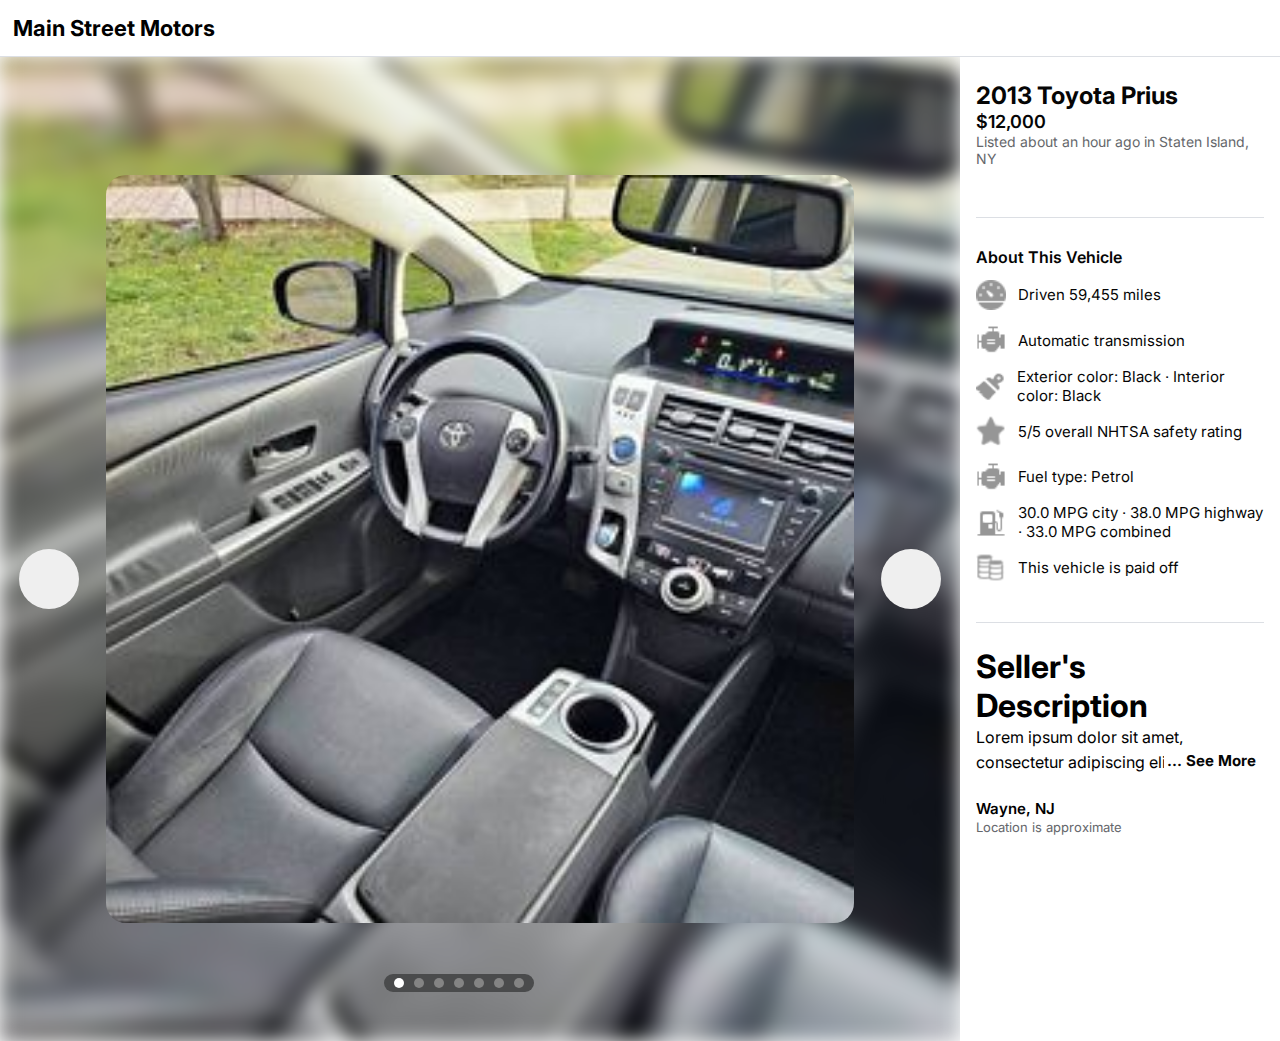
<file: descriptionpage-ALLInventory.html>
<!DOCTYPE html>
<html lang="en">

<head>
    <meta charset="UTF-8">
    <meta name="viewport" content="width=device-width, initial-scale=1.0">

    <link rel="preconnect" href="https://fonts.googleapis.com">
    <link rel="preconnect" href="https://fonts.gstatic.com" crossorigin>
    <link
        href="https://fonts.googleapis.com/css2?family=Inter:wght@100..900&family=Mulish:ital,wght@0,200..1000;1,200..1000&family=PT+Sans:ital,wght@0,400;0,700;1,400;1,700&family=Secular+One&display=swap"
        rel="stylesheet">

    <link rel="stylesheet" href="https://cdnjs.cloudflare.com/ajax/libs/font-awesome/6.5.1/css/all.min.css"
        integrity="sha512-DTOQO9RWCH3ppGqcWaEA1BIZOC6xxalwEsw9c2QQeAIftl+Vegovlnee1c9QX4TctnWMn13TZye+giMm8e2LwA=="
        crossorigin="anonymous" referrerpolicy="no-referrer" />
    <link rel="shortcut icon" href="./assests/Fav.jpg" type="image/x-icon">
    <link rel="stylesheet" href="descriptionPage.css">
    <link rel="stylesheet" href="descriptionResponsive.css">
    <title>Main Street Motors</title>
</head>

<body>

    <!-- HEADER STARTS HERE -->

    <header>
        <div class="headerAlign">
            <div class="LogoCont">
                <h1>Main Street Motors</h1>
            </div>
            <!--  -->
            <div class="LogoContact">
                <a href="./index.html"><i class="fa-solid fa-xmark"></i></a>
            </div>
        </div>
    </header>

    <nav>
        <div class="AsideCont2">
            <h1 class="AsideCont2Heading">Categories</h1>
            <ul id="myList" class="CartsNavList">
                <li class="nav1 blue" data-target="contentAllInventory">All Inventory</li>
                <li class="nav2 " data-target="contentMotorcycles">Motor Cycles</li>
                <li class="nav3 " data-target="contentSUV">SUV</li>
                <li class="nav4 " data-target="contentTrucks">Trucks</li>
                <li class="nav5 " data-target="contentSedan">Sedan</li>
                <li class="nav6 " data-target="contentOther">Other</li>
            </ul>
        </div>
    </nav>

    <!-- HEADER ENDS HERE -->

    <div class="heroCont">
        <div class="heroAside">


            <div class="carousel">

                <div class="carousel-container">
                    <div class="carousel-slide S1">
                        <div class="S1Blur">
                        </div>
                        <div class="S1Contend">
                            <img src="./assests/cartsImg2.jpg" alt="">
                        </div>
                    </div>
                    <div class="carousel-slide S2">
                        <div class="S2Blur">
                        </div>
                        <div class="S2Contend">
                            <img src="./assests/cartsImg1.jpg" alt="">
                        </div>
                    </div>
                    <div class="carousel-slide S3">
                        <div class="S3Blur">
                        </div>
                        <div class="S3Contend">
                            <img src="./assests/cartsImg2.jpg" alt="">
                        </div>
                    </div>
                    <div class="carousel-slide S4">
                        <div class="S4Blur">
                        </div>
                        <div class="S4Contend">
                            <img src="./assests/cartsImg1.jpg" alt="">
                        </div>
                    </div>
                    <div class="carousel-slide S5">
                        <div class="S5Blur">
                        </div>
                        <div class="S5Contend">
                            <img src="./assests/cartsImg2.jpg" alt="">
                        </div>
                    </div>
                    <div class="carousel-slide S6">
                        <div class="S6Blur">
                        </div>
                        <div class="S6Contend">
                            <img src="./assests/cartsImg1.jpg" alt="">
                        </div>
                    </div>
                    <div class="carousel-slide S7">
                        <div class="S7Blur">
                        </div>
                        <div class="S7Contend">
                            <img src="./assests/cartsImg2.jpg" alt="">
                        </div>
                    </div>
                </div>
                <button class="prev" onclick="moveCarousel(-1)"><i class="fa-solid fa-chevron-left"></i></button>
                <button class="next" onclick="moveCarousel(1)"><i class="fa-solid fa-chevron-right"></i></button>
                <div class="pagination"></div>
            </div>


        </div>
        <div class="heroMain">
            <div class="heroMainAlign">
                <div class="MainCont1">
                    <h1>2013 Toyota Prius</h1>
                    <h2>$12,000</h2>
                    <p>Listed about an hour ago in Staten Island, NY</p>
                </div>

                <div class="MainCont2">
                    <h1>About This Vehicle</h1>
                    <div class="LISTclass">
                        <div class="ListItems"><img src="./assests/liItem1.PNG" alt="">
                            <p> Driven 59,455 miles</p>
                        </div>
                        <div class="ListItems"><img src="./assests/liItem2.PNG" alt="">
                            <p>Automatic transmission</p>
                        </div>
                        <div class="ListItems"><img src="./assests/liItem3.PNG" alt="">
                            <p>Exterior color: Black · Interior color: Black</p>
                        </div>
                        <div class="ListItems"><img src="./assests/liItem4.PNG" alt="">
                            <p>5/5 overall NHTSA safety rating</p>
                        </div>
                        <div class="ListItems"><img src="./assests/liItem5.PNG" alt="">
                            <p>Fuel type: Petrol</p>
                        </div>
                        <div class="ListItems"><img src="./assests/liItem6.PNG" alt="">
                            <p>30.0 MPG city · 38.0 MPG highway · 33.0 MPG combined</p>
                        </div>
                        <div class="ListItems"><img src="./assests/liItem7.PNG" alt="">
                            <p>This vehicle is paid off</p>
                        </div>
                    </div>
                </div>
                <div class="MainCont3">
                    <h1 class="MainCont3Heading">Seller's Description</h1>
                    <div class="paragraph-container">
                        <p class="limited-words">Lorem ipsum dolor sit amet, consectetur adipiscing elit. Sed do eiusmod
                            tempor incididunt ut labore et dolore magna aliqua. Ut enim ad minim veniam, quis nostrud
                            exercitation ullamco laboris nisi ut aliquip ex ea commodo consequat.</p>
                        <button class="seeMoreButton ">... See More</button>
                    </div>
                    <h2>Wayne, NJ</h2>
                    <h6>Location is approximate</h6>
                    <div class="mapImgCont">
                        <iframe
                            src="https://www.google.com/maps/embed?pb=!1m18!1m12!1m3!1d24100.348267940495!2d-74.32721004223235!3d40.96957756300269!2m3!1f0!2f0!3f0!3m2!1i1024!2i768!4f13.1!3m3!1m2!1s0x89c3036e38a5cc9d%3A0x8ad3978deffc2101!2sPompton%20Plains%2C%20Pequannock%20Township%2C%20NJ%2007444%2C%20USA!5e0!3m2!1sen!2s!4v1709321631333!5m2!1sen!2s"
                            style="border:0;" allowfullscreen="" loading="lazy"
                            referrerpolicy="no-referrer-when-downgrade"></iframe>
                    </div>
                </div>
                <div class="MainCont4">
                    <div class="MainCont4Button1Cont">
                        <button><a href="./ContactPage.html">SCHEDULE YOUR APPOINTMENT</a></button>
                    </div>
                    <div class="MainCont4Button2Cont">
                        <button><i class="fa-solid fa-bookmark"></i> Save</button>
                        <button><i class="fa-solid fa-share"></i> Share</button>
                    </div>
                </div>
                <div class="MainCont5">
                    <h1 class="MainCont5Heading">All Inverntory</h1>
                    <div class="MainCont5GridSection">
                        <div class="GridCarts">
                            <div class="GridImage">
                                <img src="./assests/cartsImg2.jpg" alt="">
                            </div>
                            <h1>$12,000</h1>
                            <h2>2013 Toyota Prius</h2>
                            <h3>Staten Island, NY</h3>
                            <h4>49K miles</h4>
                        </div>
                        <div class="GridCarts">
                            <div class="GridImage">
                                <img src="./assests/cartsImg2.jpg" alt="">
                            </div>
                            <h1>$12,000</h1>
                            <h2>2013 Toyota Prius</h2>
                            <h3>Staten Island, NY</h3>
                            <h4>49K miles</h4>
                        </div>
                        <div class="GridCarts">
                            <div class="GridImage">
                                <img src="./assests/cartsImg2.jpg" alt="">
                            </div>
                            <h1>$12,000</h1>
                            <h2>2013 Toyota Prius</h2>
                            <h3>Staten Island, NY</h3>
                            <h4>49K miles</h4>
                        </div>
                        <div class="GridCarts">
                            <div class="GridImage">
                                <img src="./assests/cartsImg2.jpg" alt="">
                            </div>
                            <h1>$12,000</h1>
                            <h2>2013 Toyota Prius</h2>
                            <h3>Staten Island, NY</h3>
                            <h4>49K miles</h4>
                        </div>
                        <div class="GridCarts">
                            <div class="GridImage">
                                <img src="./assests/cartsImg2.jpg" alt="">
                            </div>
                            <h1>$12,000</h1>
                            <h2>2013 Toyota Prius</h2>
                            <h3>Staten Island, NY</h3>
                            <h4>49K miles</h4>
                        </div>
                        <div class="GridCarts">
                            <div class="GridImage">
                                <img src="./assests/cartsImg2.jpg" alt="">
                            </div>
                            <h1>$12,000</h1>
                            <h2>2013 Toyota Prius</h2>
                            <h3>Staten Island, NY</h3>
                            <h4>49K miles</h4>
                        </div>
                        <div class="GridCarts">
                            <div class="GridImage">
                                <img src="./assests/cartsImg2.jpg" alt="">
                            </div>
                            <h1>$12,000</h1>
                            <h2>2013 Toyota Prius</h2>
                            <h3>Staten Island, NY</h3>
                            <h4>49K miles</h4>
                        </div>
                        <div class="GridCarts">
                            <div class="GridImage">
                                <img src="./assests/cartsImg2.jpg" alt="">
                            </div>
                            <h1>$12,000</h1>
                            <h2>2013 Toyota Prius</h2>
                            <h3>Staten Island, NY</h3>
                            <h4>49K miles</h4>
                        </div>
                    </div>
                </div>
            </div>
        </div>
    </div>
</body>
<script src="./discriptionScript.js">

</script>

</html>
</file>
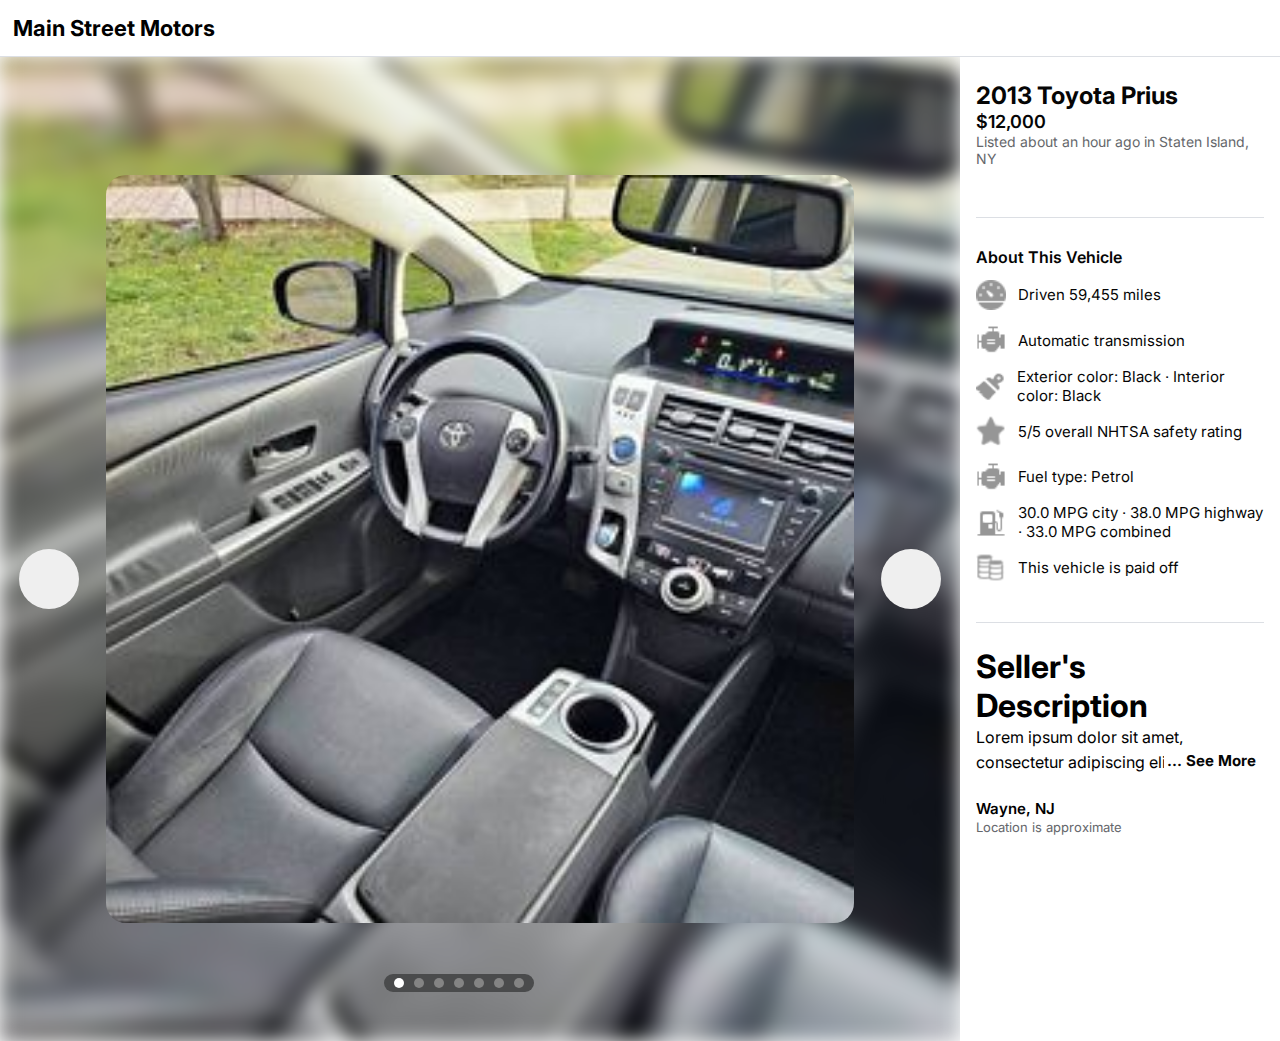
<file: descriptionpage-MotorCycles.html>
<!DOCTYPE html>
<html lang="en">

<head>
    <meta charset="UTF-8">
    <meta name="viewport" content="width=device-width, initial-scale=1.0">

    <link rel="preconnect" href="https://fonts.googleapis.com">
    <link rel="preconnect" href="https://fonts.gstatic.com" crossorigin>
    <link
        href="https://fonts.googleapis.com/css2?family=Inter:wght@100..900&family=Mulish:ital,wght@0,200..1000;1,200..1000&family=PT+Sans:ital,wght@0,400;0,700;1,400;1,700&family=Secular+One&display=swap"
        rel="stylesheet">

    <link rel="stylesheet" href="https://cdnjs.cloudflare.com/ajax/libs/font-awesome/6.5.1/css/all.min.css"
        integrity="sha512-DTOQO9RWCH3ppGqcWaEA1BIZOC6xxalwEsw9c2QQeAIftl+Vegovlnee1c9QX4TctnWMn13TZye+giMm8e2LwA=="
        crossorigin="anonymous" referrerpolicy="no-referrer" />
    <link rel="shortcut icon" href="./assests/Fav.jpg" type="image/x-icon">
    <link rel="stylesheet" href="descriptionPage.css">
    <link rel="stylesheet" href="descriptionResponsive.css">
    <title>Main Street Motors</title>
</head>

<body>

    <!-- HEADER STARTS HERE -->

    <header>
        <div class="headerAlign">
            <div class="LogoCont">
                <h1>Main Street Motors</h1>
            </div>
            <!--  -->
            <div class="LogoContact">
                <a href="./index.html"><i class="fa-solid fa-xmark"></i></a>
            </div>
        </div>
    </header>

    <nav>
        <div class="AsideCont2">
            <h1 class="AsideCont2Heading">Categories</h1>
            <ul id="myList" class="CartsNavList">
                <li class="nav1 " data-target="contentAllInventory">All Inventory</li>
                <li class="nav2 blue" data-target="contentMotorcycles">Motor Cycles</li>
                <li class="nav3 " data-target="contentSUV">SUV</li>
                <li class="nav4 " data-target="contentTrucks">Trucks</li>
                <li class="nav5 " data-target="contentSedan">Sedan</li>
                <li class="nav6 " data-target="contentOther">Other</li>
            </ul>
        </div>
    </nav>

    <!-- HEADER ENDS HERE -->

    <div class="heroCont">
        <div class="heroAside">


            <div class="carousel">

                <div class="carousel-container">
                    <div class="carousel-slide S1">
                        <div class="S1Blur">
                        </div>
                        <div class="S1Contend">
                            <img src="./assests/cartsImg2.jpg" alt="">
                        </div>
                    </div>
                    <div class="carousel-slide S2">
                        <div class="S2Blur">
                        </div>
                        <div class="S2Contend">
                            <img src="./assests/cartsImg1.jpg" alt="">
                        </div>
                    </div>
                    <div class="carousel-slide S3">
                        <div class="S3Blur">
                        </div>
                        <div class="S3Contend">
                            <img src="./assests/cartsImg2.jpg" alt="">
                        </div>
                    </div>
                    <div class="carousel-slide S4">
                        <div class="S4Blur">
                        </div>
                        <div class="S4Contend">
                            <img src="./assests/cartsImg1.jpg" alt="">
                        </div>
                    </div>
                    <div class="carousel-slide S5">
                        <div class="S5Blur">
                        </div>
                        <div class="S5Contend">
                            <img src="./assests/cartsImg2.jpg" alt="">
                        </div>
                    </div>
                    <div class="carousel-slide S6">
                        <div class="S6Blur">
                        </div>
                        <div class="S6Contend">
                            <img src="./assests/cartsImg1.jpg" alt="">
                        </div>
                    </div>
                    <div class="carousel-slide S7">
                        <div class="S7Blur">
                        </div>
                        <div class="S7Contend">
                            <img src="./assests/cartsImg2.jpg" alt="">
                        </div>
                    </div>
                </div>
                <button class="prev" onclick="moveCarousel(-1)"><i class="fa-solid fa-chevron-left"></i></button>
                <button class="next" onclick="moveCarousel(1)"><i class="fa-solid fa-chevron-right"></i></button>
                <div class="pagination"></div>
            </div>


        </div>
        <div class="heroMain">
            <div class="heroMainAlign">
                <div class="MainCont1">
                    <h1>2013 Toyota Prius</h1>
                    <h2>$12,000</h2>
                    <p>Listed about an hour ago in Staten Island, NY</p>
                </div>

                <div class="MainCont2">
                    <h1>About This Vehicle</h1>
                    <div class="LISTclass">
                        <div class="ListItems"><img src="./assests/liItem1.PNG" alt="">
                            <p> Driven 59,455 miles</p>
                        </div>
                        <div class="ListItems"><img src="./assests/liItem2.PNG" alt="">
                            <p>Automatic transmission</p>
                        </div>
                        <div class="ListItems"><img src="./assests/liItem3.PNG" alt="">
                            <p>Exterior color: Black · Interior color: Black</p>
                        </div>
                        <div class="ListItems"><img src="./assests/liItem4.PNG" alt="">
                            <p>5/5 overall NHTSA safety rating</p>
                        </div>
                        <div class="ListItems"><img src="./assests/liItem5.PNG" alt="">
                            <p>Fuel type: Petrol</p>
                        </div>
                        <div class="ListItems"><img src="./assests/liItem6.PNG" alt="">
                            <p>30.0 MPG city · 38.0 MPG highway · 33.0 MPG combined</p>
                        </div>
                        <div class="ListItems"><img src="./assests/liItem7.PNG" alt="">
                            <p>This vehicle is paid off</p>
                        </div>
                    </div>
                </div>
                <div class="MainCont3">
                    <h1 class="MainCont3Heading">Seller's Description</h1>
                    <div class="paragraph-container">
                        <p class="limited-words">Lorem ipsum dolor sit amet, consectetur adipiscing elit. Sed do eiusmod
                            tempor incididunt ut labore et dolore magna aliqua. Ut enim ad minim veniam, quis nostrud
                            exercitation ullamco laboris nisi ut aliquip ex ea commodo consequat.</p>
                        <button class="seeMoreButton ">... See More</button>
                    </div>
                    <h2>Wayne, NJ</h2>
                    <h6>Location is approximate</h6>
                    <div class="mapImgCont">
                        <iframe
                            src="https://www.google.com/maps/embed?pb=!1m18!1m12!1m3!1d24100.348267940495!2d-74.32721004223235!3d40.96957756300269!2m3!1f0!2f0!3f0!3m2!1i1024!2i768!4f13.1!3m3!1m2!1s0x89c3036e38a5cc9d%3A0x8ad3978deffc2101!2sPompton%20Plains%2C%20Pequannock%20Township%2C%20NJ%2007444%2C%20USA!5e0!3m2!1sen!2s!4v1709321631333!5m2!1sen!2s"
                            style="border:0;" allowfullscreen="" loading="lazy"
                            referrerpolicy="no-referrer-when-downgrade"></iframe>
                    </div>
                </div>
                <div class="MainCont4">
                    <div class="MainCont4Button1Cont">
                        <button><a href="./ContactPage.html">SCHEDULE YOUR APPOINTMENT</a></button>
                    </div>
                    <div class="MainCont4Button2Cont">
                        <button><i class="fa-solid fa-bookmark"></i> Save</button>
                        <button><i class="fa-solid fa-share"></i> Share</button>
                    </div>
                </div>
                <div class="MainCont5">
                    <h1 class="MainCont5Heading">More MotorCycles</h1>
                    <div class="MainCont5GridSection">
                        <div class="GridCarts">
                            <div class="GridImage">
                                <img src="./assests/cartsImg2.jpg" alt="">
                            </div>
                            <h1>$12,000</h1>
                            <h2>2013 Toyota Prius</h2>
                            <h3>Staten Island, NY</h3>
                            <h4>49K miles</h4>
                        </div>
                        <div class="GridCarts">
                            <div class="GridImage">
                                <img src="./assests/cartsImg2.jpg" alt="">
                            </div>
                            <h1>$12,000</h1>
                            <h2>2013 Toyota Prius</h2>
                            <h3>Staten Island, NY</h3>
                            <h4>49K miles</h4>
                        </div>
                        <div class="GridCarts">
                            <div class="GridImage">
                                <img src="./assests/cartsImg2.jpg" alt="">
                            </div>
                            <h1>$12,000</h1>
                            <h2>2013 Toyota Prius</h2>
                            <h3>Staten Island, NY</h3>
                            <h4>49K miles</h4>
                        </div>
                        <div class="GridCarts">
                            <div class="GridImage">
                                <img src="./assests/cartsImg2.jpg" alt="">
                            </div>
                            <h1>$12,000</h1>
                            <h2>2013 Toyota Prius</h2>
                            <h3>Staten Island, NY</h3>
                            <h4>49K miles</h4>
                        </div>
                        <div class="GridCarts">
                            <div class="GridImage">
                                <img src="./assests/cartsImg2.jpg" alt="">
                            </div>
                            <h1>$12,000</h1>
                            <h2>2013 Toyota Prius</h2>
                            <h3>Staten Island, NY</h3>
                            <h4>49K miles</h4>
                        </div>
                        <div class="GridCarts">
                            <div class="GridImage">
                                <img src="./assests/cartsImg2.jpg" alt="">
                            </div>
                            <h1>$12,000</h1>
                            <h2>2013 Toyota Prius</h2>
                            <h3>Staten Island, NY</h3>
                            <h4>49K miles</h4>
                        </div>
                        <div class="GridCarts">
                            <div class="GridImage">
                                <img src="./assests/cartsImg2.jpg" alt="">
                            </div>
                            <h1>$12,000</h1>
                            <h2>2013 Toyota Prius</h2>
                            <h3>Staten Island, NY</h3>
                            <h4>49K miles</h4>
                        </div>
                        <div class="GridCarts">
                            <div class="GridImage">
                                <img src="./assests/cartsImg2.jpg" alt="">
                            </div>
                            <h1>$12,000</h1>
                            <h2>2013 Toyota Prius</h2>
                            <h3>Staten Island, NY</h3>
                            <h4>49K miles</h4>
                        </div>
                    </div>
                </div>
            </div>
        </div>
    </div>
</body>
<script src="./discriptionScript.js">

</script>

</html>
</file>
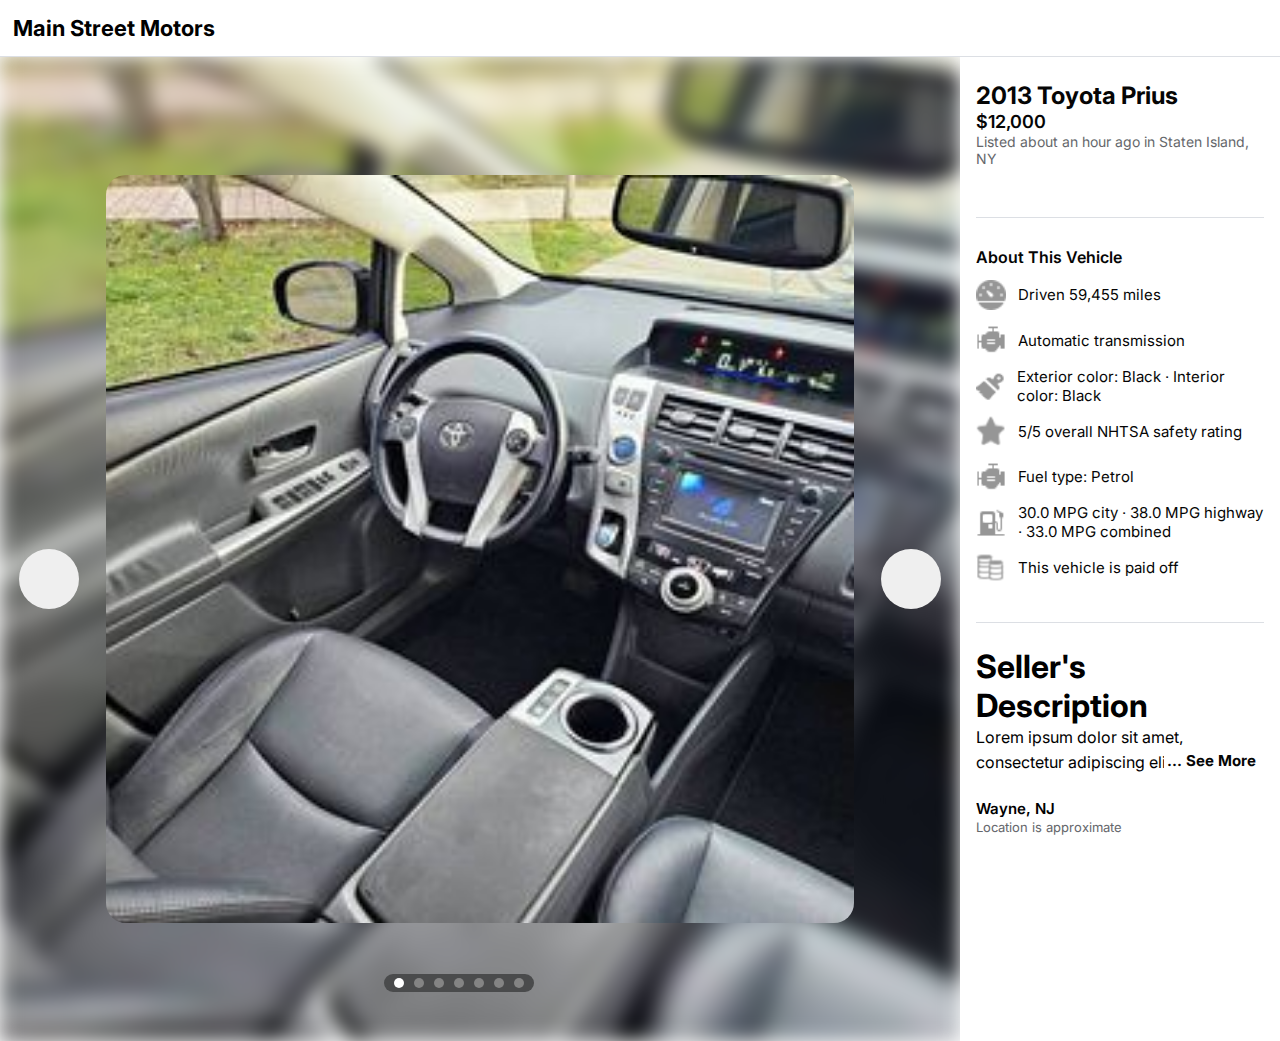
<file: descriptionpage-Others.html>
<!DOCTYPE html>
<html lang="en">

<head>
    <meta charset="UTF-8">
    <meta name="viewport" content="width=device-width, initial-scale=1.0">

    <link rel="preconnect" href="https://fonts.googleapis.com">
    <link rel="preconnect" href="https://fonts.gstatic.com" crossorigin>
    <link
        href="https://fonts.googleapis.com/css2?family=Inter:wght@100..900&family=Mulish:ital,wght@0,200..1000;1,200..1000&family=PT+Sans:ital,wght@0,400;0,700;1,400;1,700&family=Secular+One&display=swap"
        rel="stylesheet">

    <link rel="stylesheet" href="https://cdnjs.cloudflare.com/ajax/libs/font-awesome/6.5.1/css/all.min.css"
        integrity="sha512-DTOQO9RWCH3ppGqcWaEA1BIZOC6xxalwEsw9c2QQeAIftl+Vegovlnee1c9QX4TctnWMn13TZye+giMm8e2LwA=="
        crossorigin="anonymous" referrerpolicy="no-referrer" />
    <link rel="shortcut icon" href="./assests/Fav.jpg" type="image/x-icon">
    <link rel="stylesheet" href="descriptionPage.css">
    <link rel="stylesheet" href="descriptionResponsive.css">
    <title>Main Street Motors</title>
</head>

<body>

    <!-- HEADER STARTS HERE -->

    <header>
        <div class="headerAlign">
            <div class="LogoCont">
                <h1>Main Street Motors</h1>
            </div>
            <!--  -->
            <div class="LogoContact">
                <a href="./index.html"><i class="fa-solid fa-xmark"></i></a>
            </div>
        </div>
    </header>

    <nav>
        <div class="AsideCont2">
            <h1 class="AsideCont2Heading">Categories</h1>
            <ul id="myList" class="CartsNavList">
                <li class="nav1 " data-target="contentAllInventory">All Inventory</li>
                <li class="nav2 " data-target="contentMotorcycles">Motor Cycles</li>
                <li class="nav3 " data-target="contentSUV">SUV</li>
                <li class="nav4 " data-target="contentTrucks">Trucks</li>
                <li class="nav5 " data-target="contentSedan">Sedan</li>
                <li class="nav6 blue" data-target="contentOther">Other</li>
            </ul>
        </div>
    </nav>

    <!-- HEADER ENDS HERE -->

    <div class="heroCont">
        <div class="heroAside">


            <div class="carousel">

                <div class="carousel-container">
                    <div class="carousel-slide S1">
                        <div class="S1Blur">
                        </div>
                        <div class="S1Contend">
                            <img src="./assests/cartsImg2.jpg" alt="">
                        </div>
                    </div>
                    <div class="carousel-slide S2">
                        <div class="S2Blur">
                        </div>
                        <div class="S2Contend">
                            <img src="./assests/cartsImg1.jpg" alt="">
                        </div>
                    </div>
                    <div class="carousel-slide S3">
                        <div class="S3Blur">
                        </div>
                        <div class="S3Contend">
                            <img src="./assests/cartsImg2.jpg" alt="">
                        </div>
                    </div>
                    <div class="carousel-slide S4">
                        <div class="S4Blur">
                        </div>
                        <div class="S4Contend">
                            <img src="./assests/cartsImg1.jpg" alt="">
                        </div>
                    </div>
                    <div class="carousel-slide S5">
                        <div class="S5Blur">
                        </div>
                        <div class="S5Contend">
                            <img src="./assests/cartsImg2.jpg" alt="">
                        </div>
                    </div>
                    <div class="carousel-slide S6">
                        <div class="S6Blur">
                        </div>
                        <div class="S6Contend">
                            <img src="./assests/cartsImg1.jpg" alt="">
                        </div>
                    </div>
                    <div class="carousel-slide S7">
                        <div class="S7Blur">
                        </div>
                        <div class="S7Contend">
                            <img src="./assests/cartsImg2.jpg" alt="">
                        </div>
                    </div>
                </div>
                <button class="prev" onclick="moveCarousel(-1)"><i class="fa-solid fa-chevron-left"></i></button>
                <button class="next" onclick="moveCarousel(1)"><i class="fa-solid fa-chevron-right"></i></button>
                <div class="pagination"></div>
            </div>


        </div>
        <div class="heroMain">
            <div class="heroMainAlign">
                <div class="MainCont1">
                    <h1>2013 Toyota Prius</h1>
                    <h2>$12,000</h2>
                    <p>Listed about an hour ago in Staten Island, NY</p>
                </div>

                <div class="MainCont2">
                    <h1>About This Vehicle</h1>
                    <div class="LISTclass">
                        <div class="ListItems"><img src="./assests/liItem1.PNG" alt="">
                            <p> Driven 59,455 miles</p>
                        </div>
                        <div class="ListItems"><img src="./assests/liItem2.PNG" alt="">
                            <p>Automatic transmission</p>
                        </div>
                        <div class="ListItems"><img src="./assests/liItem3.PNG" alt="">
                            <p>Exterior color: Black · Interior color: Black</p>
                        </div>
                        <div class="ListItems"><img src="./assests/liItem4.PNG" alt="">
                            <p>5/5 overall NHTSA safety rating</p>
                        </div>
                        <div class="ListItems"><img src="./assests/liItem5.PNG" alt="">
                            <p>Fuel type: Petrol</p>
                        </div>
                        <div class="ListItems"><img src="./assests/liItem6.PNG" alt="">
                            <p>30.0 MPG city · 38.0 MPG highway · 33.0 MPG combined</p>
                        </div>
                        <div class="ListItems"><img src="./assests/liItem7.PNG" alt="">
                            <p>This vehicle is paid off</p>
                        </div>
                    </div>
                </div>
                <div class="MainCont3">
                    <h1 class="MainCont3Heading">Seller's Description</h1>
                    <div class="paragraph-container">
                        <p class="limited-words">Lorem ipsum dolor sit amet, consectetur adipiscing elit. Sed do eiusmod
                            tempor incididunt ut labore et dolore magna aliqua. Ut enim ad minim veniam, quis nostrud
                            exercitation ullamco laboris nisi ut aliquip ex ea commodo consequat.</p>
                        <button class="seeMoreButton ">... See More</button>
                    </div>
                    <h2>Wayne, NJ</h2>
                    <h6>Location is approximate</h6>
                    <div class="mapImgCont">
                        <iframe
                            src="https://www.google.com/maps/embed?pb=!1m18!1m12!1m3!1d24100.348267940495!2d-74.32721004223235!3d40.96957756300269!2m3!1f0!2f0!3f0!3m2!1i1024!2i768!4f13.1!3m3!1m2!1s0x89c3036e38a5cc9d%3A0x8ad3978deffc2101!2sPompton%20Plains%2C%20Pequannock%20Township%2C%20NJ%2007444%2C%20USA!5e0!3m2!1sen!2s!4v1709321631333!5m2!1sen!2s"
                            style="border:0;" allowfullscreen="" loading="lazy"
                            referrerpolicy="no-referrer-when-downgrade"></iframe>
                    </div>
                </div>
                <div class="MainCont4">
                    <div class="MainCont4Button1Cont">
                        <button><a href="./ContactPage.html">SCHEDULE YOUR APPOINTMENT</a></button>
                    </div>
                    <div class="MainCont4Button2Cont">
                        <button><i class="fa-solid fa-bookmark"></i> Save</button>
                        <button><i class="fa-solid fa-share"></i> Share</button>
                    </div>
                </div>
                <div class="MainCont5">
                    <h1 class="MainCont5Heading">More Other's</h1>
                    <div class="MainCont5GridSection">
                        <div class="GridCarts">
                            <div class="GridImage">
                                <img src="./assests/cartsImg2.jpg" alt="">
                            </div>
                            <h1>$12,000</h1>
                            <h2>2013 Toyota Prius</h2>
                            <h3>Staten Island, NY</h3>
                            <h4>49K miles</h4>
                        </div>
                        <div class="GridCarts">
                            <div class="GridImage">
                                <img src="./assests/cartsImg2.jpg" alt="">
                            </div>
                            <h1>$12,000</h1>
                            <h2>2013 Toyota Prius</h2>
                            <h3>Staten Island, NY</h3>
                            <h4>49K miles</h4>
                        </div>
                        <div class="GridCarts">
                            <div class="GridImage">
                                <img src="./assests/cartsImg2.jpg" alt="">
                            </div>
                            <h1>$12,000</h1>
                            <h2>2013 Toyota Prius</h2>
                            <h3>Staten Island, NY</h3>
                            <h4>49K miles</h4>
                        </div>
                        <div class="GridCarts">
                            <div class="GridImage">
                                <img src="./assests/cartsImg2.jpg" alt="">
                            </div>
                            <h1>$12,000</h1>
                            <h2>2013 Toyota Prius</h2>
                            <h3>Staten Island, NY</h3>
                            <h4>49K miles</h4>
                        </div>
                        <div class="GridCarts">
                            <div class="GridImage">
                                <img src="./assests/cartsImg2.jpg" alt="">
                            </div>
                            <h1>$12,000</h1>
                            <h2>2013 Toyota Prius</h2>
                            <h3>Staten Island, NY</h3>
                            <h4>49K miles</h4>
                        </div>
                        <div class="GridCarts">
                            <div class="GridImage">
                                <img src="./assests/cartsImg2.jpg" alt="">
                            </div>
                            <h1>$12,000</h1>
                            <h2>2013 Toyota Prius</h2>
                            <h3>Staten Island, NY</h3>
                            <h4>49K miles</h4>
                        </div>
                        <div class="GridCarts">
                            <div class="GridImage">
                                <img src="./assests/cartsImg2.jpg" alt="">
                            </div>
                            <h1>$12,000</h1>
                            <h2>2013 Toyota Prius</h2>
                            <h3>Staten Island, NY</h3>
                            <h4>49K miles</h4>
                        </div>
                        <div class="GridCarts">
                            <div class="GridImage">
                                <img src="./assests/cartsImg2.jpg" alt="">
                            </div>
                            <h1>$12,000</h1>
                            <h2>2013 Toyota Prius</h2>
                            <h3>Staten Island, NY</h3>
                            <h4>49K miles</h4>
                        </div>
                    </div>
                </div>
            </div>
        </div>
    </div>
</body>
<script src="./discriptionScript.js">

</script>

</html>
</file>
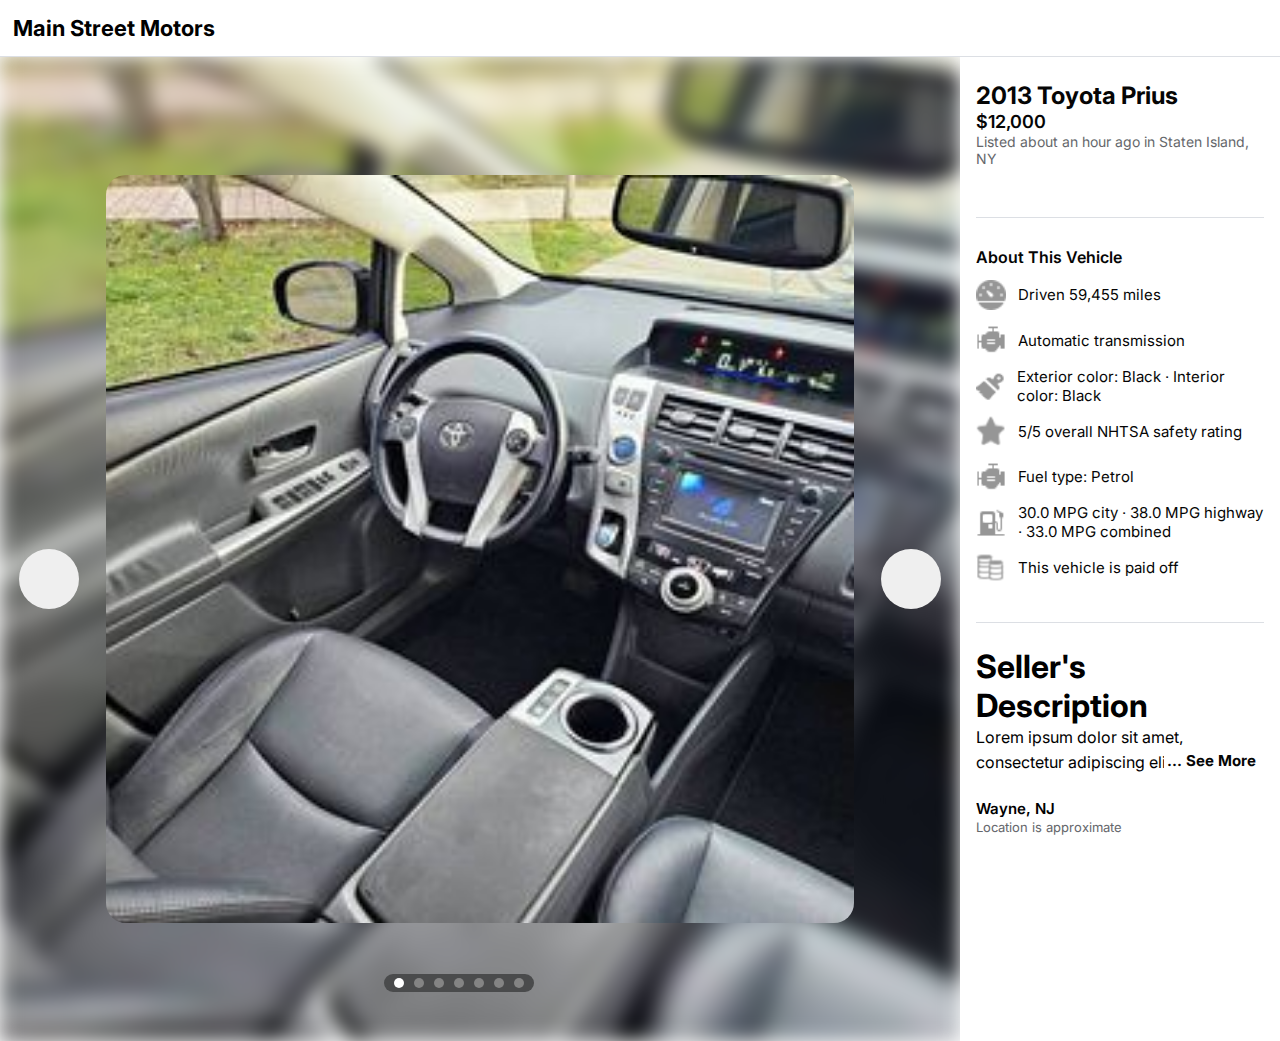
<file: descriptionpage-Sedan.html>
<!DOCTYPE html>
<html lang="en">

<head>
    <meta charset="UTF-8">
    <meta name="viewport" content="width=device-width, initial-scale=1.0">

    <link rel="preconnect" href="https://fonts.googleapis.com">
    <link rel="preconnect" href="https://fonts.gstatic.com" crossorigin>
    <link
        href="https://fonts.googleapis.com/css2?family=Inter:wght@100..900&family=Mulish:ital,wght@0,200..1000;1,200..1000&family=PT+Sans:ital,wght@0,400;0,700;1,400;1,700&family=Secular+One&display=swap"
        rel="stylesheet">

    <link rel="stylesheet" href="https://cdnjs.cloudflare.com/ajax/libs/font-awesome/6.5.1/css/all.min.css"
        integrity="sha512-DTOQO9RWCH3ppGqcWaEA1BIZOC6xxalwEsw9c2QQeAIftl+Vegovlnee1c9QX4TctnWMn13TZye+giMm8e2LwA=="
        crossorigin="anonymous" referrerpolicy="no-referrer" />
    <link rel="shortcut icon" href="./assests/Fav.jpg" type="image/x-icon">
    <link rel="stylesheet" href="descriptionPage.css">
    <link rel="stylesheet" href="descriptionResponsive.css">
    <title>Main Street Motors</title>
</head>

<body>

    <!-- HEADER STARTS HERE -->

    <header>
        <div class="headerAlign">
            <div class="LogoCont">
                <h1>Main Street Motors</h1>
            </div>
            <!--  -->
            <div class="LogoContact">
                <a href="./index.html"><i class="fa-solid fa-xmark"></i></a>
            </div>
        </div>
    </header>

    <nav>
        <div class="AsideCont2">
            <h1 class="AsideCont2Heading">Categories</h1>
            <ul id="myList" class="CartsNavList">
                <li class="nav1 " data-target="contentAllInventory">All Inventory</li>
                <li class="nav2 " data-target="contentMotorcycles">Motor Cycles</li>
                <li class="nav3 " data-target="contentSUV">SUV</li>
                <li class="nav4 " data-target="contentTrucks">Trucks</li>
                <li class="nav5 blue" data-target="contentSedan">Sedan</li>
                <li class="nav6 " data-target="contentOther">Other</li>
            </ul>
        </div>
    </nav>

    <!-- HEADER ENDS HERE -->

    <div class="heroCont">
        <div class="heroAside">


            <div class="carousel">

                <div class="carousel-container">
                    <div class="carousel-slide S1">
                        <div class="S1Blur">
                        </div>
                        <div class="S1Contend">
                            <img src="./assests/cartsImg2.jpg" alt="">
                        </div>
                    </div>
                    <div class="carousel-slide S2">
                        <div class="S2Blur">
                        </div>
                        <div class="S2Contend">
                            <img src="./assests/cartsImg1.jpg" alt="">
                        </div>
                    </div>
                    <div class="carousel-slide S3">
                        <div class="S3Blur">
                        </div>
                        <div class="S3Contend">
                            <img src="./assests/cartsImg2.jpg" alt="">
                        </div>
                    </div>
                    <div class="carousel-slide S4">
                        <div class="S4Blur">
                        </div>
                        <div class="S4Contend">
                            <img src="./assests/cartsImg1.jpg" alt="">
                        </div>
                    </div>
                    <div class="carousel-slide S5">
                        <div class="S5Blur">
                        </div>
                        <div class="S5Contend">
                            <img src="./assests/cartsImg2.jpg" alt="">
                        </div>
                    </div>
                    <div class="carousel-slide S6">
                        <div class="S6Blur">
                        </div>
                        <div class="S6Contend">
                            <img src="./assests/cartsImg1.jpg" alt="">
                        </div>
                    </div>
                    <div class="carousel-slide S7">
                        <div class="S7Blur">
                        </div>
                        <div class="S7Contend">
                            <img src="./assests/cartsImg2.jpg" alt="">
                        </div>
                    </div>
                </div>
                <button class="prev" onclick="moveCarousel(-1)"><i class="fa-solid fa-chevron-left"></i></button>
                <button class="next" onclick="moveCarousel(1)"><i class="fa-solid fa-chevron-right"></i></button>
                <div class="pagination"></div>
            </div>


        </div>
        <div class="heroMain">
            <div class="heroMainAlign">
                <div class="MainCont1">
                    <h1>2013 Toyota Prius</h1>
                    <h2>$12,000</h2>
                    <p>Listed about an hour ago in Staten Island, NY</p>
                </div>

                <div class="MainCont2">
                    <h1>About This Vehicle</h1>
                    <div class="LISTclass">
                        <div class="ListItems"><img src="./assests/liItem1.PNG" alt="">
                            <p> Driven 59,455 miles</p>
                        </div>
                        <div class="ListItems"><img src="./assests/liItem2.PNG" alt="">
                            <p>Automatic transmission</p>
                        </div>
                        <div class="ListItems"><img src="./assests/liItem3.PNG" alt="">
                            <p>Exterior color: Black · Interior color: Black</p>
                        </div>
                        <div class="ListItems"><img src="./assests/liItem4.PNG" alt="">
                            <p>5/5 overall NHTSA safety rating</p>
                        </div>
                        <div class="ListItems"><img src="./assests/liItem5.PNG" alt="">
                            <p>Fuel type: Petrol</p>
                        </div>
                        <div class="ListItems"><img src="./assests/liItem6.PNG" alt="">
                            <p>30.0 MPG city · 38.0 MPG highway · 33.0 MPG combined</p>
                        </div>
                        <div class="ListItems"><img src="./assests/liItem7.PNG" alt="">
                            <p>This vehicle is paid off</p>
                        </div>
                    </div>
                </div>
                <div class="MainCont3">
                    <h1 class="MainCont3Heading">Seller's Description</h1>
                    <div class="paragraph-container">
                        <p class="limited-words">Lorem ipsum dolor sit amet, consectetur adipiscing elit. Sed do eiusmod
                            tempor incididunt ut labore et dolore magna aliqua. Ut enim ad minim veniam, quis nostrud
                            exercitation ullamco laboris nisi ut aliquip ex ea commodo consequat.</p>
                        <button class="seeMoreButton ">... See More</button>
                    </div>
                    <h2>Wayne, NJ</h2>
                    <h6>Location is approximate</h6>
                    <div class="mapImgCont">
                        <iframe
                            src="https://www.google.com/maps/embed?pb=!1m18!1m12!1m3!1d24100.348267940495!2d-74.32721004223235!3d40.96957756300269!2m3!1f0!2f0!3f0!3m2!1i1024!2i768!4f13.1!3m3!1m2!1s0x89c3036e38a5cc9d%3A0x8ad3978deffc2101!2sPompton%20Plains%2C%20Pequannock%20Township%2C%20NJ%2007444%2C%20USA!5e0!3m2!1sen!2s!4v1709321631333!5m2!1sen!2s"
                            style="border:0;" allowfullscreen="" loading="lazy"
                            referrerpolicy="no-referrer-when-downgrade"></iframe>
                    </div>
                </div>
                <div class="MainCont4">
                    <div class="MainCont4Button1Cont">
                        <button><a href="./ContactPage.html">SCHEDULE YOUR APPOINTMENT</a></button>
                    </div>
                    <div class="MainCont4Button2Cont">
                        <button><i class="fa-solid fa-bookmark"></i> Save</button>
                        <button><i class="fa-solid fa-share"></i> Share</button>
                    </div>
                </div>
                <div class="MainCont5">
                    <h1 class="MainCont5Heading">More Sedan</h1>
                    <div class="MainCont5GridSection">
                        <div class="GridCarts">
                            <div class="GridImage">
                                <img src="./assests/cartsImg2.jpg" alt="">
                            </div>
                            <h1>$12,000</h1>
                            <h2>2013 Toyota Prius</h2>
                            <h3>Staten Island, NY</h3>
                            <h4>49K miles</h4>
                        </div>
                        <div class="GridCarts">
                            <div class="GridImage">
                                <img src="./assests/cartsImg2.jpg" alt="">
                            </div>
                            <h1>$12,000</h1>
                            <h2>2013 Toyota Prius</h2>
                            <h3>Staten Island, NY</h3>
                            <h4>49K miles</h4>
                        </div>
                        <div class="GridCarts">
                            <div class="GridImage">
                                <img src="./assests/cartsImg2.jpg" alt="">
                            </div>
                            <h1>$12,000</h1>
                            <h2>2013 Toyota Prius</h2>
                            <h3>Staten Island, NY</h3>
                            <h4>49K miles</h4>
                        </div>
                        <div class="GridCarts">
                            <div class="GridImage">
                                <img src="./assests/cartsImg2.jpg" alt="">
                            </div>
                            <h1>$12,000</h1>
                            <h2>2013 Toyota Prius</h2>
                            <h3>Staten Island, NY</h3>
                            <h4>49K miles</h4>
                        </div>
                        <div class="GridCarts">
                            <div class="GridImage">
                                <img src="./assests/cartsImg2.jpg" alt="">
                            </div>
                            <h1>$12,000</h1>
                            <h2>2013 Toyota Prius</h2>
                            <h3>Staten Island, NY</h3>
                            <h4>49K miles</h4>
                        </div>
                        <div class="GridCarts">
                            <div class="GridImage">
                                <img src="./assests/cartsImg2.jpg" alt="">
                            </div>
                            <h1>$12,000</h1>
                            <h2>2013 Toyota Prius</h2>
                            <h3>Staten Island, NY</h3>
                            <h4>49K miles</h4>
                        </div>
                        <div class="GridCarts">
                            <div class="GridImage">
                                <img src="./assests/cartsImg2.jpg" alt="">
                            </div>
                            <h1>$12,000</h1>
                            <h2>2013 Toyota Prius</h2>
                            <h3>Staten Island, NY</h3>
                            <h4>49K miles</h4>
                        </div>
                        <div class="GridCarts">
                            <div class="GridImage">
                                <img src="./assests/cartsImg2.jpg" alt="">
                            </div>
                            <h1>$12,000</h1>
                            <h2>2013 Toyota Prius</h2>
                            <h3>Staten Island, NY</h3>
                            <h4>49K miles</h4>
                        </div>
                    </div>
                </div>
            </div>
        </div>
    </div>
</body>
<script src="./discriptionScript.js">

</script>

</html>
</file>
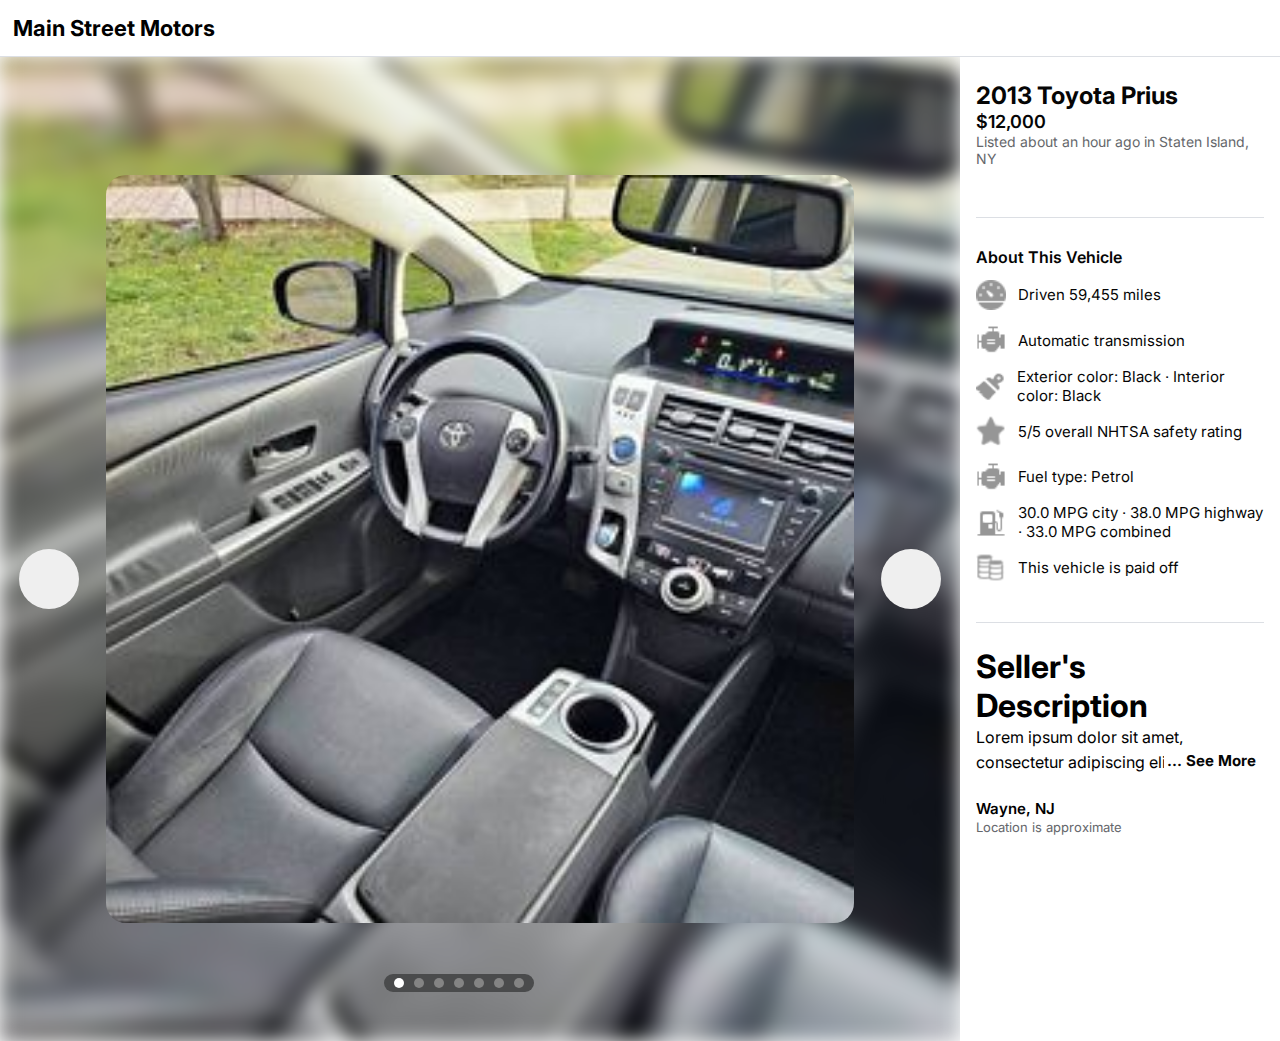
<file: descriptionpage-SUV.html>
<!DOCTYPE html>
<html lang="en">

<head>
    <meta charset="UTF-8">
    <meta name="viewport" content="width=device-width, initial-scale=1.0">

    <link rel="preconnect" href="https://fonts.googleapis.com">
    <link rel="preconnect" href="https://fonts.gstatic.com" crossorigin>
    <link
        href="https://fonts.googleapis.com/css2?family=Inter:wght@100..900&family=Mulish:ital,wght@0,200..1000;1,200..1000&family=PT+Sans:ital,wght@0,400;0,700;1,400;1,700&family=Secular+One&display=swap"
        rel="stylesheet">

    <link rel="stylesheet" href="https://cdnjs.cloudflare.com/ajax/libs/font-awesome/6.5.1/css/all.min.css"
        integrity="sha512-DTOQO9RWCH3ppGqcWaEA1BIZOC6xxalwEsw9c2QQeAIftl+Vegovlnee1c9QX4TctnWMn13TZye+giMm8e2LwA=="
        crossorigin="anonymous" referrerpolicy="no-referrer" />
    <link rel="shortcut icon" href="./assests/Fav.jpg" type="image/x-icon">
    <link rel="stylesheet" href="descriptionPage.css">
    <link rel="stylesheet" href="descriptionResponsive.css">
    <title>Main Street Motors</title>
</head>

<body>

    <!-- HEADER STARTS HERE -->

    <header>
        <div class="headerAlign">
            <div class="LogoCont">
                <h1>Main Street Motors</h1>
            </div>
            <!--  -->
            <div class="LogoContact">
                <a href="./index.html"><i class="fa-solid fa-xmark"></i></a>
            </div>
        </div>
    </header>

    <nav>
        <div class="AsideCont2">
            <h1 class="AsideCont2Heading">Categories</h1>
            <ul id="myList" class="CartsNavList">
                <li class="nav1 " data-target="contentAllInventory">All Inventory</li>
                <li class="nav2 " data-target="contentMotorcycles">Motor Cycles</li>
                <li class="nav3 blue" data-target="contentSUV">SUV</li>
                <li class="nav4 " data-target="contentTrucks">Trucks</li>
                <li class="nav5 " data-target="contentSedan">Sedan</li>
                <li class="nav6 " data-target="contentOther">Other</li>
            </ul>
        </div>
    </nav>

    <!-- HEADER ENDS HERE -->

    <div class="heroCont">
        <div class="heroAside">


            <div class="carousel">

                <div class="carousel-container">
                    <div class="carousel-slide S1">
                        <div class="S1Blur">
                        </div>
                        <div class="S1Contend">
                            <img src="./assests/cartsImg2.jpg" alt="">
                        </div>
                    </div>
                    <div class="carousel-slide S2">
                        <div class="S2Blur">
                        </div>
                        <div class="S2Contend">
                            <img src="./assests/cartsImg1.jpg" alt="">
                        </div>
                    </div>
                    <div class="carousel-slide S3">
                        <div class="S3Blur">
                        </div>
                        <div class="S3Contend">
                            <img src="./assests/cartsImg2.jpg" alt="">
                        </div>
                    </div>
                    <div class="carousel-slide S4">
                        <div class="S4Blur">
                        </div>
                        <div class="S4Contend">
                            <img src="./assests/cartsImg1.jpg" alt="">
                        </div>
                    </div>
                    <div class="carousel-slide S5">
                        <div class="S5Blur">
                        </div>
                        <div class="S5Contend">
                            <img src="./assests/cartsImg2.jpg" alt="">
                        </div>
                    </div>
                    <div class="carousel-slide S6">
                        <div class="S6Blur">
                        </div>
                        <div class="S6Contend">
                            <img src="./assests/cartsImg1.jpg" alt="">
                        </div>
                    </div>
                    <div class="carousel-slide S7">
                        <div class="S7Blur">
                        </div>
                        <div class="S7Contend">
                            <img src="./assests/cartsImg2.jpg" alt="">
                        </div>
                    </div>
                </div>
                <button class="prev" onclick="moveCarousel(-1)"><i class="fa-solid fa-chevron-left"></i></button>
                <button class="next" onclick="moveCarousel(1)"><i class="fa-solid fa-chevron-right"></i></button>
                <div class="pagination"></div>
            </div>


        </div>
        <div class="heroMain">
            <div class="heroMainAlign">
                <div class="MainCont1">
                    <h1>2013 Toyota Prius</h1>
                    <h2>$12,000</h2>
                    <p>Listed about an hour ago in Staten Island, NY</p>
                </div>

                <div class="MainCont2">
                    <h1>About This Vehicle</h1>
                    <div class="LISTclass">
                        <div class="ListItems"><img src="./assests/liItem1.PNG" alt="">
                            <p> Driven 59,455 miles</p>
                        </div>
                        <div class="ListItems"><img src="./assests/liItem2.PNG" alt="">
                            <p>Automatic transmission</p>
                        </div>
                        <div class="ListItems"><img src="./assests/liItem3.PNG" alt="">
                            <p>Exterior color: Black · Interior color: Black</p>
                        </div>
                        <div class="ListItems"><img src="./assests/liItem4.PNG" alt="">
                            <p>5/5 overall NHTSA safety rating</p>
                        </div>
                        <div class="ListItems"><img src="./assests/liItem5.PNG" alt="">
                            <p>Fuel type: Petrol</p>
                        </div>
                        <div class="ListItems"><img src="./assests/liItem6.PNG" alt="">
                            <p>30.0 MPG city · 38.0 MPG highway · 33.0 MPG combined</p>
                        </div>
                        <div class="ListItems"><img src="./assests/liItem7.PNG" alt="">
                            <p>This vehicle is paid off</p>
                        </div>
                    </div>
                </div>
                <div class="MainCont3">
                    <h1 class="MainCont3Heading">Seller's Description</h1>
                    <div class="paragraph-container">
                        <p class="limited-words">Lorem ipsum dolor sit amet, consectetur adipiscing elit. Sed do eiusmod
                            tempor incididunt ut labore et dolore magna aliqua. Ut enim ad minim veniam, quis nostrud
                            exercitation ullamco laboris nisi ut aliquip ex ea commodo consequat.</p>
                        <button class="seeMoreButton ">... See More</button>
                    </div>
                    <h2>Wayne, NJ</h2>
                    <h6>Location is approximate</h6>
                    <div class="mapImgCont">
                        <iframe
                            src="https://www.google.com/maps/embed?pb=!1m18!1m12!1m3!1d24100.348267940495!2d-74.32721004223235!3d40.96957756300269!2m3!1f0!2f0!3f0!3m2!1i1024!2i768!4f13.1!3m3!1m2!1s0x89c3036e38a5cc9d%3A0x8ad3978deffc2101!2sPompton%20Plains%2C%20Pequannock%20Township%2C%20NJ%2007444%2C%20USA!5e0!3m2!1sen!2s!4v1709321631333!5m2!1sen!2s"
                            style="border:0;" allowfullscreen="" loading="lazy"
                            referrerpolicy="no-referrer-when-downgrade"></iframe>
                    </div>
                </div>
                <div class="MainCont4">
                    <div class="MainCont4Button1Cont">
                        <button><a href="./ContactPage.html">SCHEDULE YOUR APPOINTMENT</a></button>
                    </div>
                    <div class="MainCont4Button2Cont">
                        <button><i class="fa-solid fa-bookmark"></i> Save</button>
                        <button><i class="fa-solid fa-share"></i> Share</button>
                    </div>
                </div>
                <div class="MainCont5">
                    <h1 class="MainCont5Heading">More SUV's</h1>
                    <div class="MainCont5GridSection">
                        <div class="GridCarts">
                            <div class="GridImage">
                                <img src="./assests/cartsImg2.jpg" alt="">
                            </div>
                            <h1>$12,000</h1>
                            <h2>2013 Toyota Prius</h2>
                            <h3>Staten Island, NY</h3>
                            <h4>49K miles</h4>
                        </div>
                        <div class="GridCarts">
                            <div class="GridImage">
                                <img src="./assests/cartsImg2.jpg" alt="">
                            </div>
                            <h1>$12,000</h1>
                            <h2>2013 Toyota Prius</h2>
                            <h3>Staten Island, NY</h3>
                            <h4>49K miles</h4>
                        </div>
                        <div class="GridCarts">
                            <div class="GridImage">
                                <img src="./assests/cartsImg2.jpg" alt="">
                            </div>
                            <h1>$12,000</h1>
                            <h2>2013 Toyota Prius</h2>
                            <h3>Staten Island, NY</h3>
                            <h4>49K miles</h4>
                        </div>
                        <div class="GridCarts">
                            <div class="GridImage">
                                <img src="./assests/cartsImg2.jpg" alt="">
                            </div>
                            <h1>$12,000</h1>
                            <h2>2013 Toyota Prius</h2>
                            <h3>Staten Island, NY</h3>
                            <h4>49K miles</h4>
                        </div>
                        <div class="GridCarts">
                            <div class="GridImage">
                                <img src="./assests/cartsImg2.jpg" alt="">
                            </div>
                            <h1>$12,000</h1>
                            <h2>2013 Toyota Prius</h2>
                            <h3>Staten Island, NY</h3>
                            <h4>49K miles</h4>
                        </div>
                        <div class="GridCarts">
                            <div class="GridImage">
                                <img src="./assests/cartsImg2.jpg" alt="">
                            </div>
                            <h1>$12,000</h1>
                            <h2>2013 Toyota Prius</h2>
                            <h3>Staten Island, NY</h3>
                            <h4>49K miles</h4>
                        </div>
                        <div class="GridCarts">
                            <div class="GridImage">
                                <img src="./assests/cartsImg2.jpg" alt="">
                            </div>
                            <h1>$12,000</h1>
                            <h2>2013 Toyota Prius</h2>
                            <h3>Staten Island, NY</h3>
                            <h4>49K miles</h4>
                        </div>
                        <div class="GridCarts">
                            <div class="GridImage">
                                <img src="./assests/cartsImg2.jpg" alt="">
                            </div>
                            <h1>$12,000</h1>
                            <h2>2013 Toyota Prius</h2>
                            <h3>Staten Island, NY</h3>
                            <h4>49K miles</h4>
                        </div>
                    </div>
                </div>
            </div>
        </div>
    </div>
</body>
<script src="./discriptionScript.js">

</script>

</html>
</file>
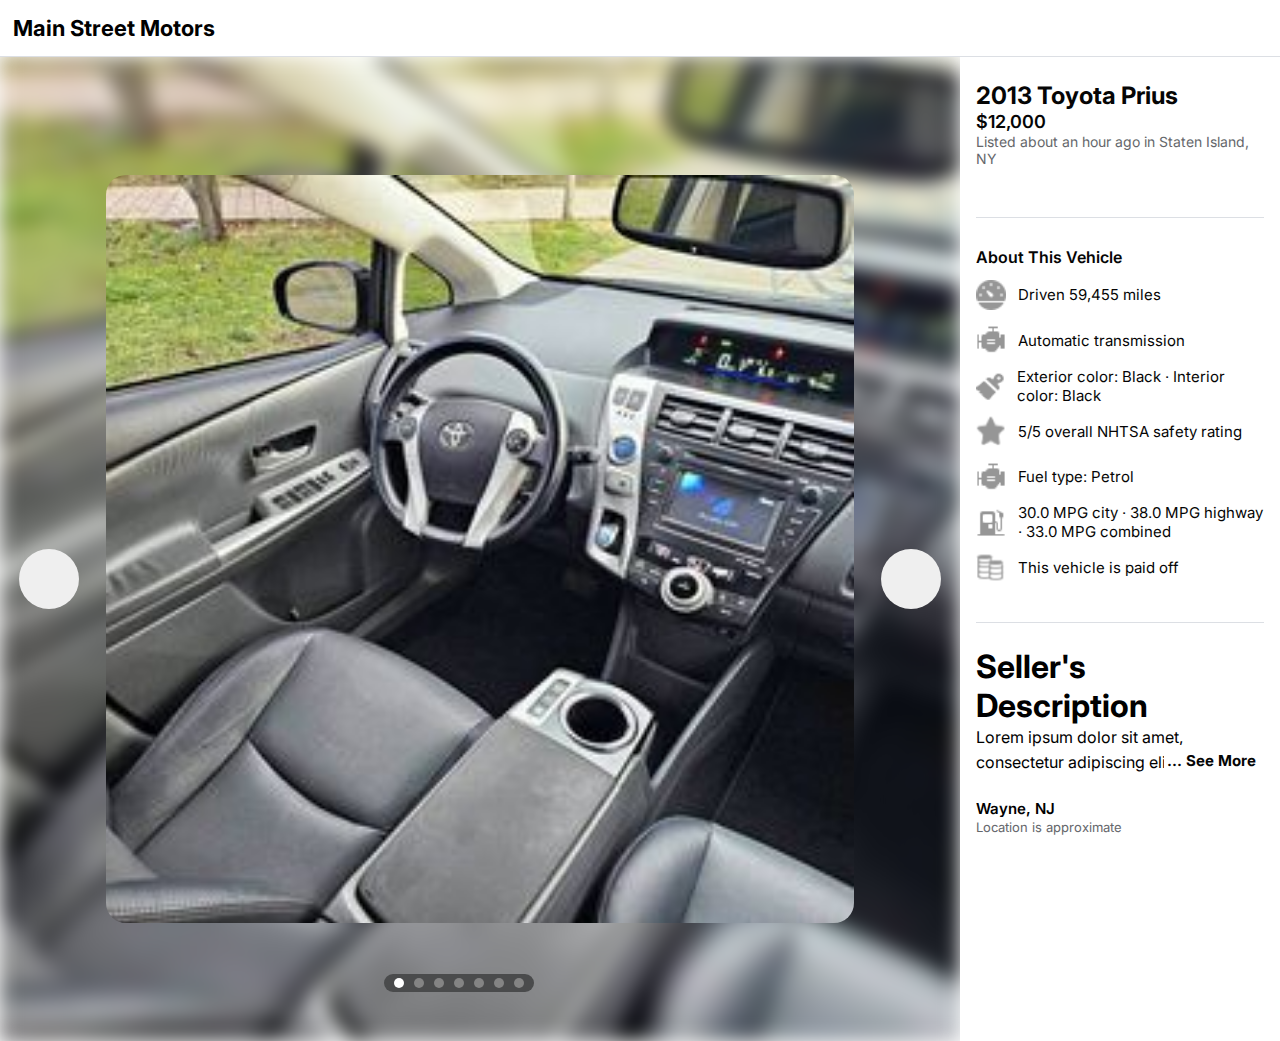
<file: descriptionpage-Trucks.html>
<!DOCTYPE html>
<html lang="en">

<head>
    <meta charset="UTF-8">
    <meta name="viewport" content="width=device-width, initial-scale=1.0">

    <link rel="preconnect" href="https://fonts.googleapis.com">
    <link rel="preconnect" href="https://fonts.gstatic.com" crossorigin>
    <link
        href="https://fonts.googleapis.com/css2?family=Inter:wght@100..900&family=Mulish:ital,wght@0,200..1000;1,200..1000&family=PT+Sans:ital,wght@0,400;0,700;1,400;1,700&family=Secular+One&display=swap"
        rel="stylesheet">

    <link rel="stylesheet" href="https://cdnjs.cloudflare.com/ajax/libs/font-awesome/6.5.1/css/all.min.css"
        integrity="sha512-DTOQO9RWCH3ppGqcWaEA1BIZOC6xxalwEsw9c2QQeAIftl+Vegovlnee1c9QX4TctnWMn13TZye+giMm8e2LwA=="
        crossorigin="anonymous" referrerpolicy="no-referrer" />
    <link rel="shortcut icon" href="./assests/Fav.jpg" type="image/x-icon">
    <link rel="stylesheet" href="descriptionPage.css">
    <link rel="stylesheet" href="descriptionResponsive.css">
    <title>Main Street Motors</title>
</head>

<body>

    <!-- HEADER STARTS HERE -->

    <header>
        <div class="headerAlign">
            <div class="LogoCont">
                <h1>Main Street Motors</h1>
            </div>
            <!--  -->
            <div class="LogoContact">
                <a href="./index.html"><i class="fa-solid fa-xmark"></i></a>
            </div>
        </div>
    </header>

    <nav>
        <div class="AsideCont2">
            <h1 class="AsideCont2Heading">Categories</h1>
            <ul id="myList" class="CartsNavList">
                <li class="nav1 " data-target="contentAllInventory">All Inventory</li>
                <li class="nav2 " data-target="contentMotorcycles">Motor Cycles</li>
                <li class="nav3 " data-target="contentSUV">SUV</li>
                <li class="nav4 blue" data-target="contentTrucks">Trucks</li>
                <li class="nav5 " data-target="contentSedan">Sedan</li>
                <li class="nav6 " data-target="contentOther">Other</li>
            </ul>
        </div>
    </nav>

    <!-- HEADER ENDS HERE -->

    <div class="heroCont">
        <div class="heroAside">


            <div class="carousel">

                <div class="carousel-container">
                    <div class="carousel-slide S1">
                        <div class="S1Blur">
                        </div>
                        <div class="S1Contend">
                            <img src="./assests/cartsImg2.jpg" alt="">
                        </div>
                    </div>
                    <div class="carousel-slide S2">
                        <div class="S2Blur">
                        </div>
                        <div class="S2Contend">
                            <img src="./assests/cartsImg1.jpg" alt="">
                        </div>
                    </div>
                    <div class="carousel-slide S3">
                        <div class="S3Blur">
                        </div>
                        <div class="S3Contend">
                            <img src="./assests/cartsImg2.jpg" alt="">
                        </div>
                    </div>
                    <div class="carousel-slide S4">
                        <div class="S4Blur">
                        </div>
                        <div class="S4Contend">
                            <img src="./assests/cartsImg1.jpg" alt="">
                        </div>
                    </div>
                    <div class="carousel-slide S5">
                        <div class="S5Blur">
                        </div>
                        <div class="S5Contend">
                            <img src="./assests/cartsImg2.jpg" alt="">
                        </div>
                    </div>
                    <div class="carousel-slide S6">
                        <div class="S6Blur">
                        </div>
                        <div class="S6Contend">
                            <img src="./assests/cartsImg1.jpg" alt="">
                        </div>
                    </div>
                    <div class="carousel-slide S7">
                        <div class="S7Blur">
                        </div>
                        <div class="S7Contend">
                            <img src="./assests/cartsImg2.jpg" alt="">
                        </div>
                    </div>
                </div>
                <button class="prev" onclick="moveCarousel(-1)"><i class="fa-solid fa-chevron-left"></i></button>
                <button class="next" onclick="moveCarousel(1)"><i class="fa-solid fa-chevron-right"></i></button>
                <div class="pagination"></div>
            </div>


        </div>
        <div class="heroMain">
            <div class="heroMainAlign">
                <div class="MainCont1">
                    <h1>2013 Toyota Prius</h1>
                    <h2>$12,000</h2>
                    <p>Listed about an hour ago in Staten Island, NY</p>
                </div>

                <div class="MainCont2">
                    <h1>About This Vehicle</h1>
                    <div class="LISTclass">
                        <div class="ListItems"><img src="./assests/liItem1.PNG" alt="">
                            <p> Driven 59,455 miles</p>
                        </div>
                        <div class="ListItems"><img src="./assests/liItem2.PNG" alt="">
                            <p>Automatic transmission</p>
                        </div>
                        <div class="ListItems"><img src="./assests/liItem3.PNG" alt="">
                            <p>Exterior color: Black · Interior color: Black</p>
                        </div>
                        <div class="ListItems"><img src="./assests/liItem4.PNG" alt="">
                            <p>5/5 overall NHTSA safety rating</p>
                        </div>
                        <div class="ListItems"><img src="./assests/liItem5.PNG" alt="">
                            <p>Fuel type: Petrol</p>
                        </div>
                        <div class="ListItems"><img src="./assests/liItem6.PNG" alt="">
                            <p>30.0 MPG city · 38.0 MPG highway · 33.0 MPG combined</p>
                        </div>
                        <div class="ListItems"><img src="./assests/liItem7.PNG" alt="">
                            <p>This vehicle is paid off</p>
                        </div>
                    </div>
                </div>
                <div class="MainCont3">
                    <h1 class="MainCont3Heading">Seller's Description</h1>
                    <div class="paragraph-container">
                        <p class="limited-words">Lorem ipsum dolor sit amet, consectetur adipiscing elit. Sed do eiusmod
                            tempor incididunt ut labore et dolore magna aliqua. Ut enim ad minim veniam, quis nostrud
                            exercitation ullamco laboris nisi ut aliquip ex ea commodo consequat.</p>
                        <button class="seeMoreButton ">... See More</button>
                    </div>
                    <h2>Wayne, NJ</h2>
                    <h6>Location is approximate</h6>
                    <div class="mapImgCont">
                        <iframe
                            src="https://www.google.com/maps/embed?pb=!1m18!1m12!1m3!1d24100.348267940495!2d-74.32721004223235!3d40.96957756300269!2m3!1f0!2f0!3f0!3m2!1i1024!2i768!4f13.1!3m3!1m2!1s0x89c3036e38a5cc9d%3A0x8ad3978deffc2101!2sPompton%20Plains%2C%20Pequannock%20Township%2C%20NJ%2007444%2C%20USA!5e0!3m2!1sen!2s!4v1709321631333!5m2!1sen!2s"
                            style="border:0;" allowfullscreen="" loading="lazy"
                            referrerpolicy="no-referrer-when-downgrade"></iframe>
                    </div>
                </div>
                <div class="MainCont4">
                    <div class="MainCont4Button1Cont">
                        <button><a href="./ContactPage.html">SCHEDULE YOUR APPOINTMENT</a></button>
                    </div>
                    <div class="MainCont4Button2Cont">
                        <button><i class="fa-solid fa-bookmark"></i> Save</button>
                        <button><i class="fa-solid fa-share"></i> Share</button>
                    </div>
                </div>
                <div class="MainCont5">
                    <h1 class="MainCont5Heading">More Trucks</h1>
                    <div class="MainCont5GridSection">
                        <div class="GridCarts">
                            <div class="GridImage">
                                <img src="./assests/cartsImg2.jpg" alt="">
                            </div>
                            <h1>$12,000</h1>
                            <h2>2013 Toyota Prius</h2>
                            <h3>Staten Island, NY</h3>
                            <h4>49K miles</h4>
                        </div>
                        <div class="GridCarts">
                            <div class="GridImage">
                                <img src="./assests/cartsImg2.jpg" alt="">
                            </div>
                            <h1>$12,000</h1>
                            <h2>2013 Toyota Prius</h2>
                            <h3>Staten Island, NY</h3>
                            <h4>49K miles</h4>
                        </div>
                        <div class="GridCarts">
                            <div class="GridImage">
                                <img src="./assests/cartsImg2.jpg" alt="">
                            </div>
                            <h1>$12,000</h1>
                            <h2>2013 Toyota Prius</h2>
                            <h3>Staten Island, NY</h3>
                            <h4>49K miles</h4>
                        </div>
                        <div class="GridCarts">
                            <div class="GridImage">
                                <img src="./assests/cartsImg2.jpg" alt="">
                            </div>
                            <h1>$12,000</h1>
                            <h2>2013 Toyota Prius</h2>
                            <h3>Staten Island, NY</h3>
                            <h4>49K miles</h4>
                        </div>
                        <div class="GridCarts">
                            <div class="GridImage">
                                <img src="./assests/cartsImg2.jpg" alt="">
                            </div>
                            <h1>$12,000</h1>
                            <h2>2013 Toyota Prius</h2>
                            <h3>Staten Island, NY</h3>
                            <h4>49K miles</h4>
                        </div>
                        <div class="GridCarts">
                            <div class="GridImage">
                                <img src="./assests/cartsImg2.jpg" alt="">
                            </div>
                            <h1>$12,000</h1>
                            <h2>2013 Toyota Prius</h2>
                            <h3>Staten Island, NY</h3>
                            <h4>49K miles</h4>
                        </div>
                        <div class="GridCarts">
                            <div class="GridImage">
                                <img src="./assests/cartsImg2.jpg" alt="">
                            </div>
                            <h1>$12,000</h1>
                            <h2>2013 Toyota Prius</h2>
                            <h3>Staten Island, NY</h3>
                            <h4>49K miles</h4>
                        </div>
                        <div class="GridCarts">
                            <div class="GridImage">
                                <img src="./assests/cartsImg2.jpg" alt="">
                            </div>
                            <h1>$12,000</h1>
                            <h2>2013 Toyota Prius</h2>
                            <h3>Staten Island, NY</h3>
                            <h4>49K miles</h4>
                        </div>
                    </div>
                </div>
            </div>
        </div>
    </div>
</body>
<script src="./discriptionScript.js">

</script>

</html>
</file>
<file: style.css>
* {
    font-family: "Inter", sans-serif;
    padding: 0%;
    margin: 0%;
}

body {
    overflow: hidden;
}

/* 

    HEADER STARTS HERE

*/

header {
    width: 100%;
    height: 63px;
    display: flex;
    justify-content: center;
    align-items: center;
    background-color: #FFFFFF;
    border-bottom: 1px solid #DCDFE4;
}

.headerAlign {
    height: 28px;
    width: 98%;
    display: flex;
    justify-content: space-between;
    align-items: center;
}

.LogoCont h1 {
    font-size: 22px;
    font-weight: 700;
}

.LogoContact {
    width: 24px;
    height: 24px;
}

.LogoContact a {
    width: 100%;
    height: 100%;
    display: flex;
    justify-content: center;
    align-items: center;
}

.LogoContact a img{
        width: 100%;
    height: 100%;
    display: flex;
    justify-content: center;
    align-items: center;
}




/* 
    HEADER ENDS HERE
*/



/* 

    HERO CONT STARTS HERE

*/


.heroCont {
    width: 100%;
    height: 93vh;
    display: flex;
    justify-content: center;
    align-items: center;
}

/* aside cont starts here */
.HeroAside {
    width: 449px;
    height: 100%;
    display: flex;
    justify-content: center;
    align-items: center;
    z-index: 5;
    box-shadow: 1px 0px 1px #DCDFE4;
    background-color: #FFFFFF;
}

.HeroAsideAlign {
    width: 92%;
    height: 92%;
}

.AsideCont1 {
    width: 100%;
    height: 17.5%;
    display: flex;
    justify-content: start;
    align-items: center;
    flex-direction: column;
    box-shadow: 0px 1px 1px #DCDFE4;
}

.AsideCont1 label {
    font-size: 20px;
    font-weight: 700;
    height: 30%;
    display: flex;
    width: 100%;
}

.SearchDiv {
    height: 33%;
    width: 99%;
    background-color: #F8F8F8;
    border-radius: 50px;
    display: flex;
    align-items: center;
    margin-top: 1%;
}

.SearchDiv i {
    color: #65676B;
    padding: 0.5% 0 0 3%;
    font-size: 17px;
}

.SearchDiv input {
    border: none;
    background: none;
    outline: none;
    color: #65676B;
    width: 80%;
    height: 100%;
    padding-left: 2%;
    padding-bottom: 1%;
    font-size: 17px;
    font-weight: 400;
}


/*  */


.AsideCont2 {
    width: 100%;
    height: 100%;
}

.AsideCont2Heading {
    font-size: 20px;
    font-weight: 700;
    display: flex;
    align-items: center;
    height: 11%;
}

.CartsNavList {
    list-style: none;
    height: 90%;
    width: 100%;
}

.CartsNavList li {
    cursor: pointer;
    color: black;
    margin-bottom: 9px;
    transition: 0.5s ease all;
    height: 10%;
    color: #535151;
    font-size: 18px;
    font-weight: 600;
    display: flex;
    align-items: center;
    overflow: hidden;
    border-radius: 10px;
    margin-left: 2px;
}

.nav1,
.nav2,
.nav3,
.nav4,
.nav5,
.nav6 {

    width: 94%;
}





.CartsNavList li.blue {
    color: #1B74E4;
    background-color: #F8F8F8;
    padding-left: 16px;
}

.content {
    display: none;
}

.content.active {
    display: block;

}



.HeroMain {
    width: 80%;
    height: 100%;
    display: flex;
    justify-content: center;
    align-items: center;
    background-color: #F8F8F8;
}

.HeroMainAlign {
    width: 95.5%;
    height: 97.5%;
    margin-top: 2.5%;
}

.contentAllInventory,
.contentSUV,
.contentMotorcycles,
.contentTrucks,
.contentSedan,
.contentOther{
    width: 100%;
    height: 100%;
    overflow: scroll;
}

.ContentInventoryHeading,
.contentSUVHeading,
.contentMotorcyclesHeading,
.contentTrucksHeading,
.contentSedanHeading,
.contentOtherHeading {
    font-size: 22px;
    font-weight: 700;
    height: 8%;
}

.ContentInventoryCarts,
.contentSUVCarts,
.contentMotorcyclesCarts,
.contentTrucksCarts,
.contentSedanCarts,
.contentOtherCarts {
    width: 100%;
    height: 100%;
    display: grid;
    grid-template-columns: repeat(auto-fit, minmax(240px, 1fr));
    /* grid-template-columns: repeat(4, 248px); */
    grid-template-rows: repeat(4, 390px);
    grid-auto-rows: 390px;
    gap: 15px;
}

.contentAllInventory::-webkit-scrollbar {
    height: 0vh;
    width: 0%;
}

.contentAllInventory::-webkit-scrollbar-thumb {
    background-color: transparent;
}

.contentSUV::-webkit-scrollbar {
    height: 0vh;
    width: 0%;
}

.contentSUV::-webkit-scrollbar-thumb {
    background-color: transparent;
}

.contentMotorcycles::-webkit-scrollbar {
    height: 0vh;
    width: 0%;
}

.contentMotorcycles::-webkit-scrollbar-thumb {
    background-color: transparent;
}

.contentTrucks::-webkit-scrollbar {
    height: 0vh;
    width: 0%;
}

.contentTrucks::-webkit-scrollbar-thumb {
    background-color: transparent;
}

.contentSedan::-webkit-scrollbar {
    height: 0vh;
    width: 0%;
}

.contentSedan::-webkit-scrollbar-thumb {
    background-color: transparent;
}

.contentOther::-webkit-scrollbar {
    height: 0vh;
    width: 0%;
}

.contentOther::-webkit-scrollbar-thumb {
    background-color: transparent;
}


.InventoryGridItems,
.SUVGridItems,
.MotorcyclesGridItems,
.TrucksGridItems,
.SedanGridItems,
.OtherGridItems {
    border-radius: 6px;
    overflow: hidden;
}

.cartsImg {
    width: 291.5px;
    height: 296px;
    border-radius: 6px;
    overflow: hidden;
    border-radius: 6px;
}

.cartsImg img {
    width: auto;
    height: 100%;
    object-fit: contain;
    margin-right: 2%;
}

.cartsText {
    width: 100%;
    height: 100px;
    display: flex;
    justify-content: space-between;
    flex-direction: column;
}

.cartsText h1 {
    font-size: 19px;
    color: #050505;
    font-weight: 700;
    height: 30%;
    margin-top: 3%;
}

.cartsText h2 {
    font-size: 16px;
    color: #050505;
    font-weight: 500;
    height: 30%;
}

.cartsText p {
    font-size: 15.5px;
    color: #65676B;
    font-weight: 400;
    height: 30%;
}

.activ {
    background-color: #EEF5FF;
}
</file>
<file: mobilescreen.css>
@media only screen and (max-width: 769px) {
    .AsideCont1 {
        display: none;
    }

    header {
        border: none;
        width: 100%;
        height: 47px;
    }

    .headerAlign {
        width: 92%;
    }

    .HeroAside {
        box-shadow: none;
        height: 46px;
        border-bottom: 1px solid #DCDFE4;
        width: 100%;
    }

    .heroCont {
        width: 100%;
        height: 90vh;
        display: flex;
        flex-direction: column;
        align-items: center;
        justify-content: end;
        overflow: hidden;
    }

    .AsideCont2 {
        width: 100%;
        height: 46px;
        /* background-color: red; */
        display: flex;
        justify-content: center;
        align-items: center;
        overflow: hidden;
    }

    .AsideCont2Heading {
        display: none;
    }

    .CartsNavList {
        width: 100%;
        height: 100%;
        display: flex;
        flex-shrink: 0;
        justify-content: start;
        gap: 14px;
        border-bottom: 1px solid #DCDFE4;
        overflow: scroll;
    }

    .CartsNavList li {
        font-size: 14px;
        height: 70%;
        flex-shrink: 0;
        margin: 0;
        padding: 0;
    }

    .nav1 {
        width: 120px;
        display: flex;
        justify-content: center;
        align-items: center;
    }

    .nav2 {
        width: 120px;
        display: flex;
        justify-content: center;
        align-items: center;
    }

    .nav3 {
        width: 70px;
        display: flex;
        justify-content: center;
        align-items: center;
    }

    .nav4 {
        width: 75px;
        display: flex;
        justify-content: center;
        align-items: center;
    }

    .nav5 {
        width: 70px;
        display: flex;
        justify-content: center;
        align-items: center;
    }

    .nav6 {
        width: 70px;
        display: flex;
        justify-content: center;
        align-items: center;
    }

    .HeroMain {
        width: 100%;
        height: 84vh;
    }

    .HeroMainAlign {
        width: 92%;
    }

    .CartsNavList li.blue {
        margin: 0;
        padding: 0;
    }

    .CartsNavList::-webkit-scrollbar {
        height: 0vh;
        width: 0;
    }

    .CartsNavList::-webkit-scrollbar-thumb {
        background-color: transparent;
    }

    .ContentInventoryHeading,
    .contentSUVHeading,
    .contentMotorcyclesHeading,
    .contentTrucksHeading,
    .contentSedanHeading,
    .contentOtherHeading {
        display: none;
    }

    .ContentInventoryCarts,
    .contentSUVCarts,
    .contentMotorcyclesCarts,
    .contentTrucksCarts,
    .contentSedanCarts,
    .contentOtherCarts {
        width: 100%;
        height: 100%;
        display: grid;
        grid-template-columns: repeat(3, minmax(170px, 1fr));
        grid-template-rows: repeat(4, 310px);
        grid-auto-rows: 310px;
        gap: 15px;
    }

    .cartsImg {
        width: 188px;
        height: 188px;
    }

    .cartsText h2 {
        height: 50%;
        display: flex;
        align-items: center;
    }

    .cartsText p {
        height: 15%;
    }

}



@media only screen and (max-width: 426px) {
    .AsideCont1 {
        display: none;
    }

    header {
        border: none;
        width: 100%;
        height: 47px;
    }

    .headerAlign {
        width: 92%;
    }

    .HeroAside {
        box-shadow: none;
        height: 46px;
        border-bottom: 1px solid #DCDFE4;
    }

    .heroCont {
        width: 100%;
        height: 90vh;
        display: flex;
        flex-direction: column;
        align-items: center;
        justify-content: end;
        overflow: hidden;
    }

    .AsideCont2 {
        width: 100%;
        height: 46px;
        /* background-color: red; */
        display: flex;
        justify-content: center;
        align-items: center;
        overflow: hidden;
    }

    .AsideCont2Heading {
        display: none;
    }

    .CartsNavList {
        width: 100%;
        height: 100%;
        display: flex;
        flex-shrink: 0;
        justify-content: start;
        gap: 14px;
        border-bottom: 1px solid #DCDFE4;
    }

    .CartsNavList li {
        font-size: 14px;
        height: 70%;
        flex-shrink: 0;
        margin: 0;
        padding: 0;
    }

    .nav1 {
        width: 120px;
        display: flex;
        justify-content: center;
        align-items: center;
    }

    .nav2 {
        width: 120px;
        display: flex;
        justify-content: center;
        align-items: center;
    }

    .nav3 {
        width: 70px;
        display: flex;
        justify-content: center;
        align-items: center;
    }

    .nav4 {
        width: 75px;
        display: flex;
        justify-content: center;
        align-items: center;
    }

    .nav5 {
        width: 70px;
        display: flex;
        justify-content: center;
        align-items: center;
    }

    .nav6 {
        width: 70px;
        display: flex;
        justify-content: center;
        align-items: center;
    }

    .HeroMain {
        width: 100%;
        height: 84vh;
    }

    .CartsNavList li.blue {
        margin: 0;
        padding: 0;
    }

    .CartsNavList::-webkit-scrollbar {
        height: 0vh;
    }

    .CartsNavList::-webkit-scrollbar-thumb {
        background-color: transparent;
    }

    .ContentInventoryHeading,
    .contentSUVHeading,
    .contentMotorcyclesHeading,
    .contentTrucksHeading,
    .contentSedanHeading,
    .contentOtherHeading {
        display: none;
    }

    .ContentInventoryCarts,
    .contentSUVCarts,
    .contentMotorcyclesCarts,
    .contentTrucksCarts,
    .contentSedanCarts,
    .contentOtherCarts {
        width: 100%;
        height: 100%;
        display: grid;
        grid-template-columns: repeat(2, 1fr);
        grid-template-rows: repeat(4, 310px);
        grid-auto-rows: 310px;
        gap: 15px;
    }

    .cartsImg {
        width: 188px;
        height: 188px;
    }

    .cartsText h1 {
        font-size: 16px;
        display: flex;
        align-items: center;
    }

    .cartsText h2 {
        height: 50%;
        font-size: 14px;
        display: flex;
        align-items: center;
    }

    .cartsText p {
        height: 15%;
        font-size: 13px;
    }

}

@media only screen and (max-width: 376px) {
    .AsideCont1 {
        display: none;
    }

    header {
        border: none;
        width: 100%;
        height: 47px;
    }

    .HeroAside {
        box-shadow: none;
        height: 46px;
        border-bottom: 1px solid #DCDFE4;
    }

    .heroCont {
        width: 100%;
        height: 90vh;
        display: flex;
        flex-direction: column;
        align-items: center;
        justify-content: end;
        overflow: hidden;
    }

    .AsideCont2 {
        width: 100%;
        height: 46px;
        /* background-color: red; */
        display: flex;
        justify-content: center;
        align-items: center;
        overflow: hidden;
    }

    .AsideCont2Heading {
        display: none;
    }

    .HeroMain {
        width: 100%;
        height: 84vh;
    }

    .CartsNavList li.blue {
        margin: 0;
        padding: 0;
    }

    .CartsNavList::-webkit-scrollbar {
        height: 0vh;
    }

    .CartsNavList::-webkit-scrollbar-thumb {
        background-color: transparent;
    }

    .ContentInventoryHeading,
    .contentSUVHeading,
    .contentMotorcyclesHeading,
    .contentTrucksHeading,
    .contentSedanHeading,
    .contentOtherHeading {
        display: none;
    }

    .ContentInventoryCarts,
    .contentSUVCarts,
    .contentMotorcyclesCarts,
    .contentTrucksCarts,
    .contentSedanCarts,
    .contentOtherCarts {
        width: 100%;
        height: 100%;
        display: grid;
        grid-template-columns: repeat(2, 1fr);
        grid-template-rows: repeat(4, 315px);
        grid-auto-rows: 315px;
        gap: 15px;
    }

    .cartsImg {
        width: 188px;
        height: 188px;
    }

    .cartsText h1 {
        display: flex;
        align-items: center;
        height: 30%;
    }

    .cartsText h2 {
        height: 50%;
        display: flex;
        align-items: center;
    }

    .cartsText p {
        height: 15%;
    }

}

@media only screen and (max-width: 321px) {

    .ContentInventoryCarts,
    .contentSUVCarts,
    .contentMotorcyclesCarts,
    .contentTrucksCarts,
    .contentSedanCarts,
    .contentOtherCarts {
        width: 100%;
        height: 100%;
        display: grid;
        grid-template-columns: repeat(2, 1fr);
        grid-template-rows: repeat(4, 315px);
        grid-auto-rows: 315px;
        gap: 15px;
    }

    .cartsImg {
        width: 188px;
        height: 188px;
    }

    .cartsText h1 {
        display: flex;
        align-items: center;
        height: 30%;
        font-size: 17px;
    }

    .cartsText h2 {
        height: 50%;
        display: flex;
        align-items: center;
        font-size: 15px;
    }

    .cartsText p {
        height: 15%;
        font-size: 14px;
    }

}
</file>
<file: ContactPage.css>
* {
    font-family: "Inter", sans-serif;
    padding: 0%;
    margin: 0%;
}

body {
    overflow: hidden;
}

/* 

    HEADER STARTS HERE

*/

header {
    width: 100%;
    height: 63px;
    display: flex;
    justify-content: center;
    align-items: center;
    background-color: #FFFFFF;
    border-bottom: 1px solid #DCDFE4;
}

.headerAlign {
    height: 28px;
    width: 98%;
    display: flex;
    justify-content: space-between;
    align-items: center;
}

.LogoCont h1 {
    font-size: 22px;
    font-weight: 700;
}

.LogoContact {
    width: 24px;
    height: 24px;
}

.LogoContact a {
    width: 100%;
    height: 100%;
    display: flex;
    justify-content: center;
    align-items: center;
}

.LogoContact a img {
    width: 100%;
    height: 100%;
    display: flex;
    justify-content: center;
    align-items: center;
}




/* 
    HEADER ENDS HERE
*/



/* 

    HERO CONT STARTS HERE

*/


.heroCont {
    width: 100%;
    height: 93vh;
    display: flex;
    justify-content: center;
    align-items: center;
}

/* aside cont starts here */
.HeroAside {
    width: 449px;
    height: 100%;
    display: flex;
    justify-content: center;
    align-items: center;
    z-index: 5;
    box-shadow: 1px 0px 1px #DCDFE4;
    background-color: #FFFFFF;
}

.HeroAsideAlign {
    width: 92%;
    height: 92%;
}

.AsideCont1 {
    width: 100%;
    height: 17.5%;
    display: flex;
    justify-content: start;
    align-items: center;
    flex-direction: column;
    box-shadow: 0px 1px 1px #DCDFE4;
}

.AsideCont1 label {
    font-size: 20px;
    font-weight: 700;
    height: 30%;
    display: flex;
    width: 100%;
}

.SearchDiv {
    height: 33%;
    width: 99%;
    background-color: #F8F8F8;
    border-radius: 50px;
    display: flex;
    align-items: center;
    margin-top: 1%;
}

.SearchDiv i {
    color: #65676B;
    padding: 0.5% 0 0 3%;
    font-size: 17px;
}

.SearchDiv input {
    border: none;
    background: none;
    outline: none;
    color: #65676B;
    width: 80%;
    height: 100%;
    padding-left: 2%;
    padding-bottom: 1%;
    font-size: 17px;
    font-weight: 400;
}


/*  */


.AsideCont2 {
    width: 100%;
    height: 100%;
}

.AsideCont2Heading {
    font-size: 20px;
    font-weight: 700;
    display: flex;
    align-items: center;
    height: 11%;
}

.CartsNavList {
    list-style: none;
    height: 90%;
    width: 100%;
}

.CartsNavList li {
    cursor: pointer;
    color: black;
    margin-bottom: 9px;
    transition: 0.5s ease all;
    height: 10%;
    color: #535151;
    font-size: 18px;
    font-weight: 600;
    display: flex;
    align-items: center;
    overflow: hidden;
    border-radius: 10px;
    margin-left: 2px;
}

.nav1,
.nav2,
.nav3,
.nav4,
.nav5,
.nav6 {

    width: 94%;
}





.CartsNavList li.blue {
    color: #1B74E4;
    background-color: #F8F8F8;
    padding-left: 16px;
}

.content {
    display: none;
}

.content.active {
    display: block;

}

.HeroMain {
    width: 80%;
    height: 93vh;
    display: flex;
    justify-content: center;
    align-items: center;
    background-color: #F8F8F8;
}

.HeroMainAlign {
    width: 95.5%;
    height: 97.5%;
    margin-top: 2.5%;
    overflow: scroll;
}

.ContactMainCont {
    width: 100%;
    height: max-content;
    overflow: hidden;
    display: flex;
    flex-direction: column;
    gap: 24px;
    align-items: center;
    position: relative;
}

.ContactMainContDis1 {
    display: grid;
    grid-template-columns: repeat(2, 49%);
    grid-template-rows: 597px;
    grid-auto-rows: 597px;
    gap: 20px;
    justify-content: center;
}

.ContactCartDis11 {
    margin-top: 2px;
    width: 100%;
    height: 100%;
    box-shadow: 0 0 36px rgba(183, 191, 221, 0.3);
    border: 1px solid rgba(183, 191, 221, 1);
    border-radius: 6px;
    background-color: #FFFFFF;
    display: flex;
    justify-content: center;
    align-items: center;
}

.ContactCartDis12 {
    margin-top: 2px;
    width: 100%;
    height: 597px;
    box-shadow: 0 0 36px rgba(183, 191, 221, 0.3);
    display: flex;
    justify-content: center;
    align-items: center;
}


.ContactMainContDis2 {
    width: 99%;
    height: 168px;
    border-radius: 6px;
    box-shadow: 0 0 36px rgba(183, 191, 221, 0.3);
    border: 1px solid rgba(183, 191, 221, 1);

}

.ContactMainContDis2Align {
    width: 100%;
    height: 100%;
    display: flex;
    justify-content: center;
    align-items: center;
    flex-direction: column;
    position: relative;
}

.ContactMainContDis2Align img {
    width: 33px;
    height: 33px;
}

.ContactMainContDis2Align h1 {
    font-size: 22px;
    font-weight: 700;
    line-height: 28px;
    text-align: center;
    width: 160px;
    color: rgba(34, 34, 34, 1);
}

.ContactMainContDis2Align P {
    font-size: 17px;
    font-weight: 500;
    line-height: 22px;
    text-align: center;
    width: 280PX;
    color: rgba(144, 147, 162, 0.8);
}

.ContactCartDis12Align {
    height: 84%;
    width: 90%;
    gap: 17px;
    display: flex;
    flex-shrink: 0;
    flex-direction: column;
}

.ContactDis12cart1 {
    width: 100%;
    height: 232px;
    display: flex;
    flex-direction: column;
    gap: 17px;
}

.ContactDis12cart1 h1 {
    font-size: 24px;
    font-weight: 600;
    width: 100%;
    line-height: 30px;
}

.clockClass {
    width: 118px;
    height: 34px;
    background-color: #f5f7fb;
    display: flex;
    justify-content: center;
    align-items: center;
    border-radius: 4px;
}

.ClockClassAlign {
    width: 100px;
    height: 20px;
    display: flex;
    justify-content: space-between;
    align-items: center;
}

.ClockClassAlign img {
    width: 20px;
    height: 20px;
    border-radius: 50%;
    font-family: 'Raleway', sans-serif;
}

.ClockClassAlign h6 {
    font-size: 14px;
    font-weight: 600;
    color: rgba(146, 152, 175, 1);
}


.ContactDis12cart1 p {
    font-size: 16px;
    font-weight: 400;
    line-height: 24px;
}


/*  */
/*  */
/*  */


.ContactDis12cart2 {
    width: 100%;
    height: 213px;
    font-family: 'roboto', sans-serif;
    display: flex;
    flex-direction: column;
    gap: 16px;
}

.ContactDis12cart2 h1 {
    font-size: 16px;
    font-weight: 600;
    line-height: 19px;
}

.CD12C2Contend {
    width: 100%;
    height: 176px;
    display: flex;
    justify-content: start;
    gap: 16px;
    flex-shrink: 0;
    align-items: center;
}

.CD12C2Contend img {
    width: 24px;
    height: 156px;
    border-radius: 13px;

}

.CD12C2ContendList {
    width: 410px;
    height: 176px;
    list-style: none;
    display: flex;
    flex-direction: column;
    gap: 20px;
    margin-top: 20px;
}

.CD12C2ContendList li {
    color: rgba(114, 114, 114, 1);
    font-size: 14px;
    font-weight: 500;
    font-family: 'Raleway', sans-serif;
    height: 44px;

}

.ContactDis12cart3 {
    width: 100%;
    background-color: yellow;
    height: 35px;
}

.appointmentButton {
    width: 100%;
    height: 35px;
    border: none;
    border-radius: 6px;
    background-color: rgba(8, 102, 255, 1);
}

.appointmentButton a {
    text-decoration: none;
    display: flex;
    justify-content: center;
    align-items: center;
    width: 100%;
    height: 100%;
    color: rgba(255, 255, 255, 1);
    font-weight: 600;
    font-size: 16px;
}

.contentAllInventory,
.contentSUV,
.contentMotorcycles,
.contentTrucks,
.contentSedan,
.contentOther {
    width: 100%;
    height: max-content;
}

.ContentInventoryHeading,
.contentSUVHeading,
.contentMotorcyclesHeading,
.contentTrucksHeading,
.contentSedanHeading,
.contentOtherHeading {
    font-size: 22px;
    font-weight: 700;
    height: 8%;
    margin-top: 24px;
}

.ContentInventoryCarts,
.contentSUVCarts,
.contentMotorcyclesCarts,
.contentTrucksCarts,
.contentSedanCarts,
.contentOtherCarts {
    width: 100%;
    height: 100%;
    display: grid;
    grid-template-columns: repeat(auto-fit, minmax(240px, 1fr));
    grid-template-rows: repeat(4, 390px);
    grid-auto-rows: 390px;
    gap: 15px;
    margin-top: 24px;
}

.HeroMainAlign::-webkit-scrollbar {
    height: 0vh;
    width: 0vw;
}

.HeroMainAlign::-webkit-scrollbar-thumb {
    background-color: red;
}


.InventoryGridItems,
.SUVGridItems,
.MotorcyclesGridItems,
.TrucksGridItems,
.SedanGridItems,
.OtherGridItems {
    border-radius: 6px;
    overflow: hidden;
}

.cartsImg {
    width: 291.5px;
    height: 296px;
    border-radius: 6px;
    overflow: hidden;
    border-radius: 6px;
}

.cartsImg img {
    width: auto;
    height: 100%;
    object-fit: contain;
    margin-right: 2%;
}

.cartsText {
    width: 100%;
    height: 100px;
    display: flex;
    justify-content: space-between;
    flex-direction: column;
}

.cartsText h1 {
    font-size: 19px;
    color: #050505;
    font-weight: 700;
    height: 30%;
    margin-top: 3%;
}

.cartsText h2 {
    font-size: 16px;
    color: #050505;
    font-weight: 500;
    height: 30%;
}

.cartsText p {
    font-size: 15.5px;
    color: #65676B;
    font-weight: 400;
    height: 30%;
}

.activ {
    background-color: #EEF5FF;
}


.HeroAside {
    overflow: scroll;
}


.HeroAside::-webkit-scrollbar {
    height: 0vh;
    width: 0vw;
}

.HeroAside::-webkit-scrollbar-thumb {
    background-color: red;
}

/*  */
/*  */
/*  */
/*  */
/*  */


.ContactCartDis11Align {
    width: 90%;
    height: 90%;
}

.calendar {
    height: 100%;
    width: 100%;
    padding: 10px;
    display: flex;
    align-items: center;
    flex-direction: column;
}

.calender h1 {
    margin-top: 24px;
}

.headerCalender {
    display: flex;
    justify-content: center;
    align-items: center;
    margin-bottom: 10px;
    margin-top: 10px;
}

.calenderHead {
    font-weight: bold;
    width: 160px;
    text-align: center;
    font-size: 18px;
    line-height: 24px;
    font-weight: 400;
}

.prev-Button {
    width: 44px;
    height: 44px;
    display: flex;
    justify-content: center;
    align-items: center;
    color: rgba(26, 26, 26, 0.61);
    border: none;
    background-color: transparent;
    font-size: 24px;
    border-radius: 50%;
}

.next-Butt {
    background-color: rgba(235, 244, 255, 1);
    color: rgba(27, 116, 228, 1);
    width: 44px;
    height: 44px;
    display: flex;
    justify-content: center;
    align-items: center;
    color: rgba(26, 26, 26, 0.61);
    border: none;
    font-size: 24px;
    border-radius: 50%;
}


table {
    width: 100%;
    height: 294px;
}

th{
    
    padding: 10px 0px;
    font-size: 16px;
}
td {
    padding: 10px 28px;
    font-size: 16px;
    text-align: end;
}

.timezone-select {
    margin-top: 24px;
    display: flex;
    flex-direction: column;
    align-items: start;
    width: 20px;
    width: 353px;
}

.timeZone {
    font-size: 17px;
    font-weight: 700;
    line-height: 26px;

}

select {
    width: 316px;
    height: 25px;
    font-size: 15px;
    font-weight: 400;
}
</file>
<file: ConatctPageResponsive.css>
@media only screen and (max-width: 1441px) {
    td {
        padding: 10px 14px;
        font-size: 16px;
        text-align: end;
    }
}

@media only screen and (max-width: 1200px) {

    .ContactDis12cart1 h1 {
        .ContactDis12cart1 h1 {
            font-size: 22px;
        }

        .ContactDis12cart1 p {
            font-size: 15px;
            line-height: 22px;
        }

        .ContactDis12cart2 {
            gap: 0px;
        }

        .ContactDis12cart2 h1 {
            font-size: 15px;
        }

        .CD12C2ContendList {
            gap: 15px;
        }

        .CD12C2ContendList li {
            font-size: 12px;
        }

        .appointmentButton a {
            font-size: 12px;
        }

        .ContactMainContDis2Align P {
            font-size: 16px;
        }

        td {
            padding: 10px 14px;
            font-size: 16px;
            text-align: end;
        }
    }
}

@media only screen and (max-width: 1025px) {

    .ContactDis12cart1 h1 {
        font-size: 22px;
    }

    .ContactDis12cart1 p {
        font-size: 15px;
        line-height: 22px;
    }

    .ContactDis12cart2 {
        gap: 0px;
    }

    .ContactDis12cart2 h1 {
        font-size: 15px;
    }

    .CD12C2ContendList {
        gap: 15px;
    }

    .CD12C2ContendList li {
        font-size: 12px;
    }

    .appointmentButton a {
        font-size: 12px;
    }

    .ContactMainContDis2Align P {
        font-size: 16px;
    }

    .ContactMainContDis1 {
        grid-template-columns: repeat(1, 99%);
    }


}


@media only screen and (max-width: 769px) {
    .ContactCartDis11 {
        grid-row: 2/-1;
    }

    .ContactCartDis12 {
        grid-row: 1/2;
    }

    .HeroMainAlign {
        width: 90%;
    }

    .ContactMainContDis2Align {
        position: relative;
    }

    .ContactMainContDis2Align img {
        position: absolute;
        top: 24px;
        width: 40px;
        height: 40px;
        right: 24px;
    }

    .ContactMainContDis2Align h1 {
        text-align: start;
        width: 160px;
    }

    .ContactMainContDis2Align P {
        font-size: 17px;
        text-align: start;
        width: 300px;
    }

    .ContactMainContDis2Align {
        width: 95%;
        padding-left: 5%;
        align-items: flex-start;
    }

    .ContactMainContDis2 {
        border: 2px solid rgba(238, 238, 238, 1);
    }

    td {
        padding: 10px 22px;
        font-size: 16px;
        text-align: end;
    }
}


@media only screen and (max-width: 476px) {

    .ContactCartDis12,
    .ContactCartDis11 {
        width: 80%;
        display: flex;
        flex-direction: column;
        justify-content: center;
        margin-left: 10%;
    }

    .ContactCartDis12Align {
        width: 90%;
    }

    .ContactDis12cart1 h1 {
        font-size: 24px;
        width: 300px;
    }

    .ContactDis12cart1 p {
        font-size: 14px;
        line-height: 22px;
    }

    .ContactDis12cart2 {
        gap: 0px;
    }

    .ContactDis12cart2 h1 {
        font-size: 16px;
    }

    .CD12C2ContendList {
        gap: 15px;
    }

    .CD12C2ContendList li {
        font-size: 14px;
    }

    .appointmentButton a {
        font-size: 12px;
    }

    .ContactMainContDis2Align P {
        font-size: 16px;
    }

    td {
        padding: 0px 13px;
        font-size: 16px;
        text-align: end;
    }

}

@media only screen and (max-width: 376px) {

    .ContactMainContDis1 {
        padding: 0 20%;
    }

    td {
        padding: 0px 10px;
        font-size: 16px;
        text-align: end;
    }

    .ContactCartDis12,
    .ContactCartDis11 {
        width: 75%;
        display: flex;
        flex-direction: column;
        justify-content: center;
        margin-left: 12%;
    }

    .ContactDis12cart1 h1 {
        font-size: 22px;
    }

    .ContactDis12cart1 p {
        font-size: 14px;
        line-height: 22px;
    }

    .ContactDis12cart2 {
        gap: 0px;
    }

    .ContactDis12cart2 h1 {
        font-size: 16px;
    }

    .CD12C2ContendList {
        gap: 15px;
    }

    .CD12C2ContendList li {
        font-size: 13px;
    }

    .appointmentButton a {
        font-size: 12px;
    }

    .ContactMainContDis2Align P {
        font-size: 14px;
    }


}

@media only screen and (max-width: 321px) {
    td {
        padding: 0px 7px;
        font-size: 16px;
        text-align: end;
    }

    .ContactCartDis12,
    .ContactCartDis11 {
        width: 64%;
        display: flex;
        flex-direction: column;
        justify-content: center;
        margin-left: 18%;
    }

    .ContactDis12cart1 h1 {
        font-size: 20px;
    }

    .CD12C2ContendList li {
        font-size: 12px;
    }

    .ContactMainContDis2Align P {
        width: 250px;
    }
}
</file>
<file: descriptionPage.css>
* {
    font-family: "Inter", sans-serif;
    padding: 0%;
    margin: 0%;
}

/* 

    HEADER STARTS HERE

*/

header {
    width: 100%;
    height: 56px;
    display: flex;
    justify-content: center;
    align-items: center;
    background-color: #FFFFFF;
    border-bottom: 1px solid #DCDFE4;
}

.headerAlign {
    height: 28px;
    width: 98%;
    display: flex;
    justify-content: space-between;
    align-items: center;
}

.LogoCont h1 {
    font-size: 22px;
    font-weight: 700;
}

.LogoContact {
    width: 30px;
    height: 100%;
}

.LogoContact a {
    width: 100%;
    height: 100%;
    display: flex;
    justify-content: center;
    align-items: center;
    font-size: 22px;
    text-decoration: none;
    color: #050505;
}

/* 
    HEADER ENDS HERE
*/



/* 

    HERO CONT STARTS HERE

*/


.heroCont {
    width: 100%;
    height: 984px;
    display: flex;
    justify-content: start;
    align-items: center;
}

.heroAside {
    width: 75%;
    height: 100%;
    position: relative;
    overflow: hidden;
}




/*  */


.carousel {
    position: relative;
    overflow: hidden;
    width: 100%;
    height: 100%;
}

.carousel-container {
    display: flex;
    transition: transform 0.5s ease;
    height: 100%;
    width: 100%;
}

.carousel-slide {
    flex: 0 0 auto;
}

.carousel-slide img {
    width: 100%;
    height: auto;
}

.prev,
.next {
    position: absolute;
    top: 50%;
    border: none;
    cursor: pointer;
    padding: 10px;
    height: 60px;
    width: 60px;
    border-radius: 50%;
    display: flex;
    justify-content: center;
    align-items: center;
}

.prev {
    left: 2%;
}

.next {
    right: 2%;
}

.prev i,
.next i {
    width: 24px;
    height: 24px;
    display: flex;
    justify-content: center;
    align-items: center;
    font-size: 20px;
    color: rgba(143, 143, 143, 1);
}

.S1 {
    width: 100%;
    height: 100%;
    position: relative;
}

.S1Blur,
.S2Blur,
.S3Blur,
.S4Blur,
.S5Blur,
.S6Blur,
.S7Blur {
    width: 100%;
    height: 100%;
    position: absolute;
    inset: 0 0 0 0;
    filter: blur(10px);
    background-image: url(./assests/cartsImg2.jpg);
    background-size: cover;
}

.S2Blur,
.S4Blur,
.S6Blur {
    width: 100%;
    height: 100%;
    position: absolute;
    inset: 0 0 0 0;
    filter: blur(10px);
    background-image: url(./assests/cartsImg1.jpg);
    background-size: cover;
}

.S1Contend,
.S2Contend,
.S3Contend,
.S4Contend,
.S5Contend,
.S6Contend,
.S7Contend {
    width: 78%;
    height: 76%;
    border-radius: 20px;
    background-size: cover;
    position: absolute;
    inset: 12% 11%;
    overflow: hidden;
}



.S2 {
    width: 100%;
    height: 100%;
}

.S3 {
    width: 100%;
    height: 100%;
}

.S4 {
    width: 100%;
    height: 100%;
}

.S5 {
    width: 100%;
    height: 100%;
}

.S6 {
    width: 100%;
    height: 100%;
}

.S7 {
    width: 100%;
    height: 100%;
}


.pagination {
    text-align: center;
    margin-top: 10px;
    z-index: 100;
    position: absolute;
    bottom: 5%;
    width: 150px;
    height: 18px;
    display: flex;
    align-items: center;
    gap: 10px;
    justify-content: center;
    background-color: #4a4b4c;
    border-radius: 14px;
    left: 40%;
}

.pagination .dot {
    display: inline-block;
    width: 10px;
    height: 10px;
    background-color: #848484;
    border-radius: 50%;
    cursor: pointer;
}

.pagination .dot.active {
    background-color: #ffffff;
}

/*  */

.heroMain {
    width: 25%;
    height: 100%;
    background-color: rgb(255 255 255);
    display: flex;
    flex-direction: column;
    align-items: center;
}

.heroMainAlign {
    width: 90%;
    height: 100%;
    overflow: scroll;
}

.heroMainAlign::-webkit-scrollbar-thumb {
    background-color: red;
}

.heroMainAlign::-webkit-scrollbar {
    height: 0vh;
    width: 0%;
}

.MainCont1 {
    width: 100%;
    height: 112px;
    padding-top: 24px;
    padding-bottom: 24px;
    border-bottom: 1px solid rgba(220, 223, 228, 1);
}

.MainCont1 h1 {
    font-weight: 700;
    font-size: 24px;
    color: rgba(5, 5, 5, 1);
    height: 30px;
}

.MainCont1 h2 {
    font-weight: 600;
    font-size: 18px;
    color: rgba(5, 5, 5, 1);
    height: 22px;
}

.MainCont1 p {
    font-weight: 400;
    font-size: 14px;
    color: rgba(101, 103, 107, 1);
    height: 16px;
}

.MainCont2 {
    width: 100%;
    margin: 24px 0px;
    height: 380px;
    border-bottom: 1px solid rgba(220, 223, 228, 1);
}

.MainCont2 h1 {
    font-weight: 600;
    font-size: 16px;
    line-height: 30px;
    color: rgba(5, 5, 5, 1);
}

.LISTclass {
    width: 100%;
    height: 92%;
}

.ListItems {
    width: 100%;
    height: 13%;
    font-size: 15px;
    color: rgba(5, 5, 5, 1);
    display: flex;
}

.ListItems img {
    width: 30px;
    height: 30px;
    display: flex;
    align-items: center;
    margin-right: 12px;
    margin-top: 8px;
}

.ListItems p {
    display: flex;
    align-items: center;
    width: 90%;
}


.MainCont3 {
    width: 100%;
    height: auto;
    border-bottom: 1px solid rgba(220, 223, 228, 1);
}

/*  */

.paragraph-container {
    position: relative;
    overflow: hidden;
}

.seeMoreButton {
    position: absolute;
    bottom: 0px;
    right: 5px;
    background-color: #ffffff;
    border: none;
    color: #050505;
    font-weight: 700;
    cursor: pointer;
    width: 95px;
    height: 30px;
    font-size: 15px;
}

.limited-words {
    height: 50px;
    line-height: 25px;
    font-size: 16px;
}

.expanded {
    height: 130px;
}

.MainCont3 h2 {
    font-size: 15px;
    font-weight: 600;
    line-height: 20px;
    margin-top: 24px;
}

.MainCont3 h6 {
    color: rgba(101, 103, 107, 1);
    font-weight: 400;
    font-size: 13px;
}

.mapImgCont {
    width: 100%;
    height: 247px;
    margin-top: 24px;
    overflow: hidden;
}

.mapImgCont iframe {
    width: 100%;
    height: 100%;
}

/*  */

.MainCont4 {
    height: 100px;
    width: 100%;
    margin-top: 24px;
    padding-bottom: 24px;
    display: flex;
    flex-direction: column;
    justify-content: center;
    align-items: center;
    gap: 10px;
    border-bottom: 1px solid rgba(220, 223, 228, 1);
}

.MainCont4Button1Cont {
    display: flex;
    justify-content: center;
    align-items: center;
    width: 100%;
    height: 45%;
}

.MainCont4Button1Cont button {
    width: 100%;
    height: 90%;
    border-radius: 5px;
    border: none;
    background-color: rgba(8, 102, 255, 1);
    font-weight: 600;
    font-size: 14px;
    color: rgba(255, 255, 255, 1);
    display: flex;
    justify-content: center;
    align-items: center;
}


.MainCont4Button1Cont button a{
    text-decoration: none;
    color: #FFFFFF;
    width: 100%;
    height: 100%;
    display: flex;
    justify-content: center;
    align-items: center;
}

.MainCont4Button2Cont {
    display: flex;
    justify-content: center;
    align-items: center;
    width: 100%;
    height: 45%;
    gap: 10px;
}

.MainCont4Button2Cont button {
    width: 50%;
    height: 90%;
    border-radius: 5px;
    border: none;
    background-color: rgba(228, 230, 235, 1);
    color: rgba(5, 5, 5, 1);
    font-weight: 600;
    font-size: 14px;
}

.MainCont5 {
    width: 100%;
    height: 1330px;
}

.MainCont5Heading {
    margin-top: 24px;
    position: sticky;
    top: -1px;
    background-color: #ffffff;
    width: 100%;
    height: 40px;
    display: flex;
    align-items: center;
}


.MainCont5GridSection {
    width: 100%;
    height: 100%;
    display: grid;
    grid-template-columns: repeat(2, 1fr);
    grid-template-rows: repeat(4, 310px);
    grid-auto-rows: 310px;
    gap: 15px;
    margin-top: 24px;
}

.GridCarts {
    border-radius: 10px;
    overflow: hidden;
}

.GridImage {
    width: 100%;
    height: 60%;
    overflow: hidden;
    border-radius: 10px;
    background-color: red;
}

.GridCarts h1 {
    font-size: 16px;
    font-weight: 600;
    line-height: 20px;
    margin-top: 10px;
}

.GridCarts h2 {
    font-size: 14px;
    font-weight: 400;
    line-height: 20px;
}

.GridCarts h3 {
    font-size: 12px;
    font-weight: 400;
    color: rgba(101, 103, 107, 1);
    line-height: 20px;
}

.GridCarts h4 {
    font-size: 13px;
    font-weight: 400;
    color: rgba(101, 103, 107, 1);
    line-height: 20px;
}




/*  */
/*  */
/*  */


nav {
    display: none;
    width: 100%;
    height: 56px;
}

.HeroAside {
    width: 449px;
    height: 100%;
    display: flex;
    justify-content: center;
    align-items: center;
    z-index: 5;
    box-shadow: 1px 0px 1px #DCDFE4;
    background-color: #FFFFFF;
}

.HeroAsideAlign {
    width: 92%;
    height: 92%;
}

.AsideCont1 {
    width: 100%;
    height: 17.5%;
    display: flex;
    justify-content: start;
    align-items: center;
    flex-direction: column;
    box-shadow: 0px 1px 1px #DCDFE4;
}

.AsideCont1 label {
    font-size: 20px;
    font-weight: 700;
    height: 30%;
    display: flex;
    width: 100%;
}

.SearchDiv {
    height: 33%;
    width: 99%;
    background-color: #F8F8F8;
    border-radius: 50px;
    display: flex;
    align-items: center;
    margin-top: 1%;
}

.SearchDiv i {
    color: #65676B;
    padding: 0.5% 0 0 3%;
    font-size: 17px;
}

.SearchDiv input {
    border: none;
    background: none;
    outline: none;
    color: #65676B;
    width: 80%;
    height: 100%;
    padding-left: 2%;
    padding-bottom: 1%;
    font-size: 17px;
    font-weight: 400;
}


/*  */


.AsideCont2 {
    width: 100%;
    height: 100%;
}

.AsideCont2Heading {
    font-size: 20px;
    font-weight: 700;
    display: flex;
    align-items: center;
    height: 11%;
}

.CartsNavList {
    list-style: none;
    height: 90%;
    width: 100%;
    overflow: scroll;
}

.CartsNavList::-webkit-scrollbar {
    height: 0vh;
    width: 0;
}

.CartsNavList::-webkit-scrollbar-thumb {
    background-color: transparent;
}

.CartsNavList li {
    cursor: pointer;
    color: black;
    margin-bottom: 9px;
    transition: 0.5s ease all;
    height: 10%;
    color: #535151;
    font-size: 18px;
    font-weight: 600;
    display: flex;
    align-items: center;
    overflow: hidden;
    border-radius: 10px;
    margin-left: 2px;
}

.nav1,
.nav2,
.nav3,
.nav4,
.nav5,
.nav6 {

    width: 94%;
}





.CartsNavList li.blue {
    color: #1B74E4;
    background-color: #F8F8F8;
    padding-left: 16px;
}

.content {
    display: none;
}

.content.active {
    display: block;

}
</file>
<file: descriptionResponsive.css>
@media only screen and (max-width: 1025px) and (min-width: 769px) {
    .ListItems {
        font-size: 12px;
    }

    .MainCont1 h1 {
        font-size: 18px;
    }

    .MainCont1 h2 {
        font-size: 14px;
    }

    .MainCont1 p {
        font-size: 12px;
    }

    .ListItems img {
        width: 25px;
        height: 25px;
        margin-top: 11px;
    }

    .MainCont3 h1 {
        font-size: 18px;
        font-weight: 600;
    }

    .limited-words {
        height: 40px;
        line-height: 20px;
        font-size: 12px;
    }

    .expanded {
        height: 130px;
    }

    .seeMoreButton {
        width: 98px;
        height: 25px;
        font-size: 12px;
    }

    .MainCont3 h6 {
        font-size: 12px;
    }

    .mapImgCont {
        width: 100%;
        height: 160px;
    }

    .MainCont4Button1Cont button,
    .MainCont4Button2Cont button {

        font-size: 12px;
    }

    .pagination {
        bottom: 5%;
    }

    .heroCont {
        height: 92vh;
    }

    .MainCont5GridSection {
        grid-template-columns: repeat(1, 1fr);
    }


}


@media only screen and (max-width: 768px) {

    header {
        border: none;
    }

    .headerAlign {
        width: 90%;
    }

    .heroCont {
        flex-direction: column;
        height: max-content;
        margin-top: 24px;
    }

    .heroAside {
        width: 100%;
        height: 75vh;
    }

    .heroMain {
        width: 100%;
        height: 50%;
        overflow: hidden;
    }

    .heroMainAlign {
        width: 90%;
        height: max-content;
        position: relative;
        overflow: hidden;
    }

    .MainCont1 {
        width: 100%;
        height: 74px;
    }

    .MainCont1 h1 {
        font-size: 18px;
    }

    .MainCont1 h2 {
        font-size: 16px;
    }

    .MainCont1 p {
        font-size: 14px;
    }

    .ListItems img {
        width: 25px;
        height: 25px;
        margin-top: 12px;
    }

    .ListItems p {
        font-size: 14px;
    }

    .prev,
    .next {
        height: 40px;
        width: 40px;

    }

    .MainCont2 {
        margin-top: 154px;
    }

    .MainCont4 {
        position: absolute;
        top: 112px;
    }

    .MainCont5GridSection {
        grid-template-columns: repeat(3, 1fr);
        grid-template-rows: repeat(1, 310px);
    }

    .MainCont5 {
        width: 100%;
        height: max-content;
    }

    .carousel-slide img {
        width: auto;
        height: 100%;
    }

    .LogoCont h1 {
        font-size: 18px;
    }

    .LogoContact a {
        font-size: 22px;
    }

    .prev i,
    .next i {
        font-size: 20px;
    }

    .MainCont2 h1 {
        font-size: 16px;
    }

    .ListItems {
        font-size: 15px;
    }

    .limited-words {
        font-size: 14px;
    }

    .MainCont3Heading {
        font-size: 16px;
    }

    .MainCont3 h2 {
        font-size: 16px;
    }

    .MainCont3 h6 {
        font-size: 14px;
    }

    .MainCont5Heading {
        font-size: 16px;
    }

    .MainCont4Button1Cont button {
        font-size: 14px;
    }

    .MainCont4Button2Cont button {
        font-size: 14px;
    }

    .GridCarts h1 {
        font-size: 16px;
    }

    .GridCarts h2 {
        font-size: 14px;
    }

    .GridCarts h3 {
        font-size: 12px;
    }

    .GridCarts h4 {
        font-size: 13px;
    }

    /*  */
    /*  */
    /*  */
    /*  */
    /*  */
    /*  */
    nav {
        display: block;
        border-bottom: 1px solid #DCDFE4;
    }

    .AsideCont1 {
        display: none;
    }

    .AsideCont2 {
        width: 100%;
        height: 46px;
        /* background-color: red; */
        display: flex;
        justify-content: center;
        align-items: center;
        overflow: hidden;
    }

    .AsideCont2Heading {
        display: none;
    }

    .CartsNavList {
        width: 90%;
        height: 100%;
        display: flex;
        flex-shrink: 0;
        justify-content: start;
        gap: 14px;
        border-bottom: 1px solid #DCDFE4;
    }

    .CartsNavList li {
        font-size: 14px;
        height: 70%;
        flex-shrink: 0;
        margin: 0;
        padding: 0;
    }

    .nav1 {
        width: 120px;
        display: flex;
        justify-content: center;
        align-items: center;
    }

    .nav2 {
        width: 120px;
        display: flex;
        justify-content: center;
        align-items: center;
    }

    .nav3 {
        width: 70px;
        display: flex;
        justify-content: center;
        align-items: center;
    }

    .nav4 {
        width: 75px;
        display: flex;
        justify-content: center;
        align-items: center;
    }

    .nav5 {
        width: 70px;
        display: flex;
        justify-content: center;
        align-items: center;
    }

    .nav6 {
        width: 70px;
        display: flex;
        justify-content: center;
        align-items: center;
    }

    .CartsNavList li.blue {
        margin: 0;
        padding: 0;
    }

    .CartsNavList::-webkit-scrollbar {
        height: 0vh;
        width: 0;
    }

    .CartsNavList::-webkit-scrollbar-thumb {
        background-color: transparent;
    }

}



@media only screen and (max-width: 426px) {

    .LogoCont {
        font-size: 28px;
    }

    .MainCont5GridSection {
        grid-template-columns: repeat(2, 1fr);
        grid-template-rows: repeat(1, 300px);
        grid-auto-rows: 300px;
        gap: 10px;
    }

    .carousel-slide img {
        width: 100%;
        height: auto;
        object-fit: cover;
    }

    .heroAside {
        width: 100%;
        height: 40vh;
    }

    .prev,
    .next {
        display: none;
    }

    .pagination {
        display: none;
    }

    .carousel-slide img {
        width: 100%;
        height: auto;
        object-fit: cover;
        border-radius: 0;
    }

    .S1Contend,
    .S2Contend,
    .S3Contend,
    .S4Contend,
    .S5Contend,
    .S6Contend,
    .S7Contend {
        width: 100%;
        height: 100%;
        inset: 0 0 0 0;
        border-radius: 0;
    }

    .S1Blur,
    .S2Blur,
    .S3Blur,
    .S4Blur,
    .S5Blur,
    .S6Blur,
    .S7Blur {
        display: none;
    }
}

@media only screen and (max-width: 376px) {}

@media only screen and (max-width: 321px) {}
</file>
